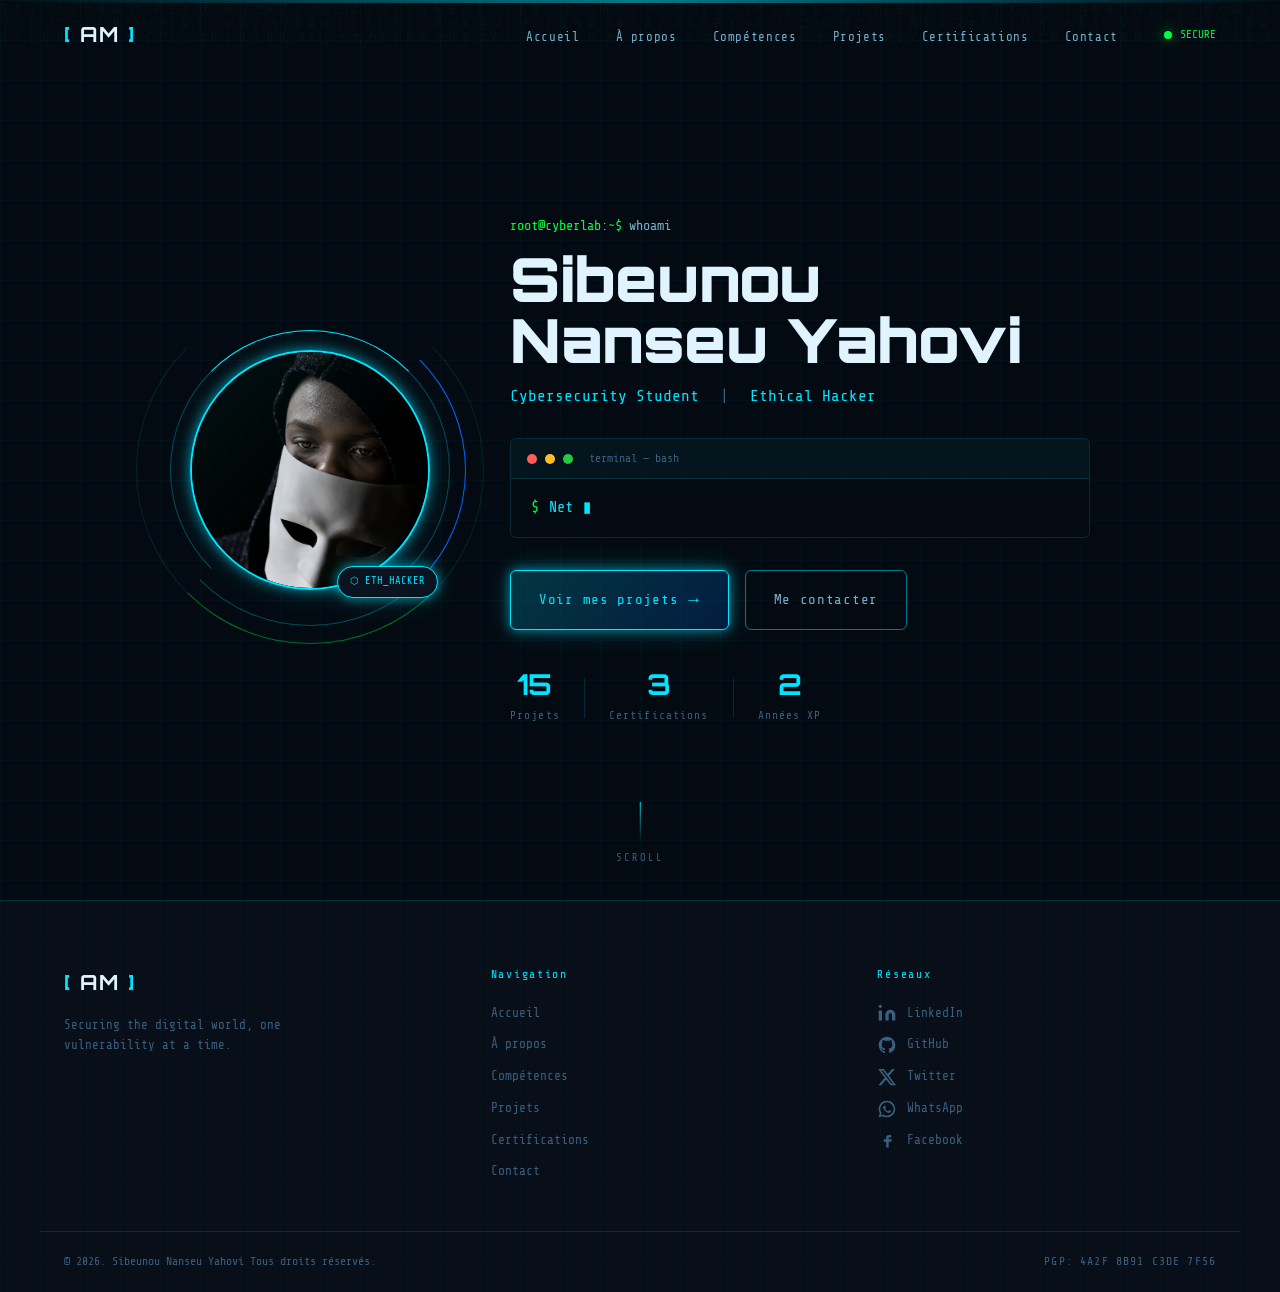
<file: index.html>
<!DOCTYPE html>
<html lang="fr">
<head>
  <meta charset="UTF-8" />
  <meta name="viewport" content="width=device-width, initial-scale=1.0" />
  <title>Sibeunou Yahovi — Cybersecurity Portfolio</title>
  <link rel="preconnect" href="https://fonts.googleapis.com" />
  <link rel="preconnect" href="https://fonts.gstatic.com" crossorigin />
  <link href="https://fonts.googleapis.com/css2?family=Share+Tech+Mono&family=Orbitron:wght@400;700;900&family=Exo+2:wght@300;400;600&display=swap" rel="stylesheet" />
  <link rel="stylesheet" href="style.css" />
</head>
<body>

  <!-- ═══════════════════════════════════════
       CANVAS — Matrix Rain Background
  ═══════════════════════════════════════ -->
  <canvas id="matrix-canvas"></canvas>

  <!-- ═══════════════════════════════════════
       NAVBAR
  ═══════════════════════════════════════ -->
  <nav id="navbar">
    <div class="nav-container">
      <div class="nav-logo">
        <span class="logo-bracket">[</span>
        <span class="logo-name">AM</span>
        <span class="logo-bracket">]</span>
      </div>
      <ul class="nav-links" id="nav-links">
        <li><a href="index.html" class="nav-link" data-text="Accueil">Accueil</a></li>
        <li><a href="apropos.html" class="nav-link" data-text="À propos">À propos</a></li>
        <li><a href="conpétences.html" class="nav-link" data-text="Compétences">Compétences</a></li>
        <li><a href="projets.html" class="nav-link" data-text="Projets">Projets</a></li>
        <li><a href="certification.html" class="nav-link" data-text="Certifications">Certifications</a></li>
        <li><a href="contact.html" class="nav-link" data-text="Contact">Contact</a></li>
      </ul>
      <div class="nav-status">
        <span class="status-dot"></span>
        <span class="status-text">SECURE</span>
      </div>
      <button class="hamburger" id="hamburger" aria-label="Menu">
        <span></span><span></span><span></span>
      </button>
    </div>
  </nav>

  <!-- ═══════════════════════════════════════
       HERO SECTION
  ═══════════════════════════════════════ -->
  <section id="hero">
    <div class="hero-grid-overlay"></div>
    <div class="hero-scanline"></div>

    <div class="hero-content">
      <!-- Photo -->
      <div class="hero-photo-wrapper">
        <div class="photo-ring ring-1"></div>
        <div class="photo-ring ring-2"></div>
        <div class="photo-ring ring-3"></div>
        <div class="photo-frame">
          <!-- Placeholder avatar — replace src with your actual photo -->
          <img
            src="photos.png"
            alt="Sibeunou"
            class="hero-photo"
          />
          <div class="photo-glitch"></div>
        </div>
        <div class="photo-badge">
          <span class="badge-icon">⬡</span>
          <span>ETH_HACKER</span>
        </div>
      </div>

      <!-- Text info -->
      <div class="hero-info">
        <div class="hero-pre">
          <span class="blink-cursor">root@cyberlab:~$</span>
          <span class="pre-text"> whoami</span>
        </div>
        <h1 class="hero-name glitch-text" data-text="Alex Mercer">Sibeunou Nanseu Yahovi</h1>
        <p class="hero-title">Cybersecurity Student <span class="sep">|</span> Ethical Hacker</p>

        <!-- Terminal animated text -->
        <div class="terminal-box">
          <div class="terminal-header">
            <span class="t-dot red"></span>
            <span class="t-dot yellow"></span>
            <span class="t-dot green"></span>
            <span class="t-title">terminal — bash</span>
          </div>
          <div class="terminal-body">
            <span class="t-prompt">$</span>
            <span id="typed-text" class="t-typed"></span>
            <span class="t-cursor">▮</span>
          </div>
        </div>

        <!-- CTA buttons -->
        <div class="hero-buttons">
          <a href="projets.html" class="btn btn-primary">
            <span class="btn-glitch">Voir mes projets</span>
            <i class="btn-arrow">→</i>
          </a>
          <a href="contact.html" class="btn btn-secondary">
            <span>Me contacter</span>
          </a>
        </div>

        <!-- Quick stats -->
        <div class="hero-stats">
          <div class="stat">
            <span class="stat-num" data-count="15">0</span>
            <span class="stat-label">Projets</span>
          </div>
          <div class="stat-divider"></div>
          <div class="stat">
            <span class="stat-num" data-count="3">0</span>
            <span class="stat-label">Certifications</span>
          </div>
          <div class="stat-divider"></div>
          <div class="stat">
            <span class="stat-num" data-count="2">0</span>
            <span class="stat-label">Années XP</span>
          </div>
        </div>
      </div>
    </div>

    <!-- Scroll indicator -->
    <div class="scroll-indicator">
      <div class="scroll-line"></div>
      <span>SCROLL</span>
    </div>
  </section>

  <!-- ═══════════════════════════════════════
       FOOTER
  ═══════════════════════════════════════ -->
  <footer id="footer">
    <div class="footer-grid-overlay"></div>
    <div class="container footer-container">

      <div class="footer-brand">
        <div class="nav-logo">
          <span class="logo-bracket">[</span>
          <span class="logo-name">AM</span>
          <span class="logo-bracket">]</span>
        </div>
        <p class="footer-tagline">Securing the digital world, one vulnerability at a time.</p>
      </div>

      <div class="footer-links-wrap">
        <div class="footer-nav">
          <span class="footer-nav-title">Navigation</span>
          <a href="index.html">Accueil</a>
          <a href="apropos.html">À propos</a>
          <a href="conpétences.html">Compétences</a>
          <a href="projets.html">Projets</a>
          <a href="certification.html">Certifications</a>
          <a href="contact.html">Contact</a>
        </div>

        <div class="footer-social-wrap">
          <span class="footer-nav-title">Réseaux</span>
          <div class="social-links">
            <!-- LinkedIn -->
            <a href="https://www.linkedin.com/in/yahovi-sibeunou-a6524a35a/" class="social-link" aria-label="LinkedIn">
              <svg viewBox="0 0 24 24" fill="currentColor" width="20"><path d="M16 8a6 6 0 016 6v7h-4v-7a2 2 0 00-2-2 2 2 0 00-2 2v7h-4v-7a6 6 0 016-6zM2 9h4v12H2z"/><circle cx="4" cy="4" r="2" fill="currentColor"/></svg>
              LinkedIn
            </a>
            <!-- GitHub -->
            <a href="https://github.com/yahovisibeunou" class="social-link" aria-label="GitHub">
              <svg viewBox="0 0 24 24" fill="currentColor" width="20"><path d="M12 2C6.477 2 2 6.484 2 12.017c0 4.425 2.865 8.18 6.839 9.504.5.092.682-.217.682-.483 0-.237-.008-.868-.013-1.703-2.782.605-3.369-1.343-3.369-1.343-.454-1.158-1.11-1.466-1.11-1.466-.908-.62.069-.608.069-.608 1.003.07 1.531 1.032 1.531 1.032.892 1.53 2.341 1.088 2.91.832.092-.647.35-1.088.636-1.338-2.22-.253-4.555-1.113-4.555-4.951 0-1.093.39-1.988 1.029-2.688-.103-.253-.446-1.272.098-2.65 0 0 .84-.27 2.75 1.026A9.564 9.564 0 0112 6.844c.85.004 1.705.115 2.504.337 1.909-1.296 2.747-1.027 2.747-1.027.546 1.379.202 2.398.1 2.651.64.7 1.028 1.595 1.028 2.688 0 3.848-2.339 4.695-4.566 4.943.359.309.678.92.678 1.855 0 1.338-.012 2.419-.012 2.747 0 .268.18.58.688.482A10.019 10.019 0 0022 12.017C22 6.484 17.522 2 12 2z"/></svg>
              GitHub
            </a>
            <!-- Twitter / X -->
            <a href="#" class="social-link" aria-label="Twitter">
              <svg viewBox="0 0 24 24" fill="currentColor" width="20"><path d="M18.244 2.25h3.308l-7.227 8.26 8.502 11.24H16.17l-5.214-6.817L4.99 21.75H1.68l7.73-8.835L1.254 2.25H8.08l4.713 6.231zm-1.161 17.52h1.833L7.084 4.126H5.117z"/></svg>
              Twitter
            </a>
            <!--whatsap-->
            <a href="#" class="social-link" aria-label="WhatsApp">
              <svg viewBox="0 0 24 24" fill="currentColor" width="20"><path d="M12 2a10 10 0 00-8.6 15.1L2 22l4.9-1.3A10 10 0 1012 2zm0 18a8 8 0 01-4.1-1.1l-.3-.2-3 .8.8-2.9-.2-.3A8 8 0 1112 20zm4.4-5.6c-.2-.1-1.4-.7-1.6-.8-.2-.1-.4-.1-.5.1-.2.2-.6.8-.8 1-.1.1-.3.2-.5.1-.2-.1-1-.4-1.9-1.2-.7-.6-1.2-1.4-1.3-1.6-.1-.2 0-.4.1-.5.1-.1.2-.3.4-.4.1-.1.2-.3.2-.4.1-.2 0-.3 0-.5s-.5-1.2-.7-1.7c-.2-.4-.4-.4-.5-.4h-.5c-.2 0-.4.1-.6.3-.2.2-.8.8-.8 1.9s.8 2.2 1 2.4c.1.2 1.6 2.5 4 3.4.6.2 1 .4 1.3.5.6.2 1.1.1 1.5-.1.5-.2 1.4-.6 1.6-1.1.2-.5.2-1 .1-1.1-.1-.1-.2-.2-.4-.3z"/></svg>
              WhatsApp
            </a>
            <!--Facebook-->
            <a href="https://www.facebook.com/yahovi.sibeunou" class="social-link" aria-label="Facebook"><svg viewBox="0 0 24 24" fill="currentColor" width="20"><path d="M14 9h3V6h-3c-1.7 0-3 1.3-3 3v2H8v3h3v7h3v-7h3l1-3h-4V9c0-.6.4-1 1-1z"/></svg>
              Facebook
            </a>
          </div>
        </div>
      </div>

    </div>

    <div class="footer-bottom">
      <span>© 2026. Sibeunou Nanseu Yahovi Tous droits réservés.</span>
      <span class="footer-pgp">PGP: 4A2F 8B91 C3DE 7F56</span>
    </div>
  </footer>

  <script src="script.js"></script>
</body>
</html>
</file>
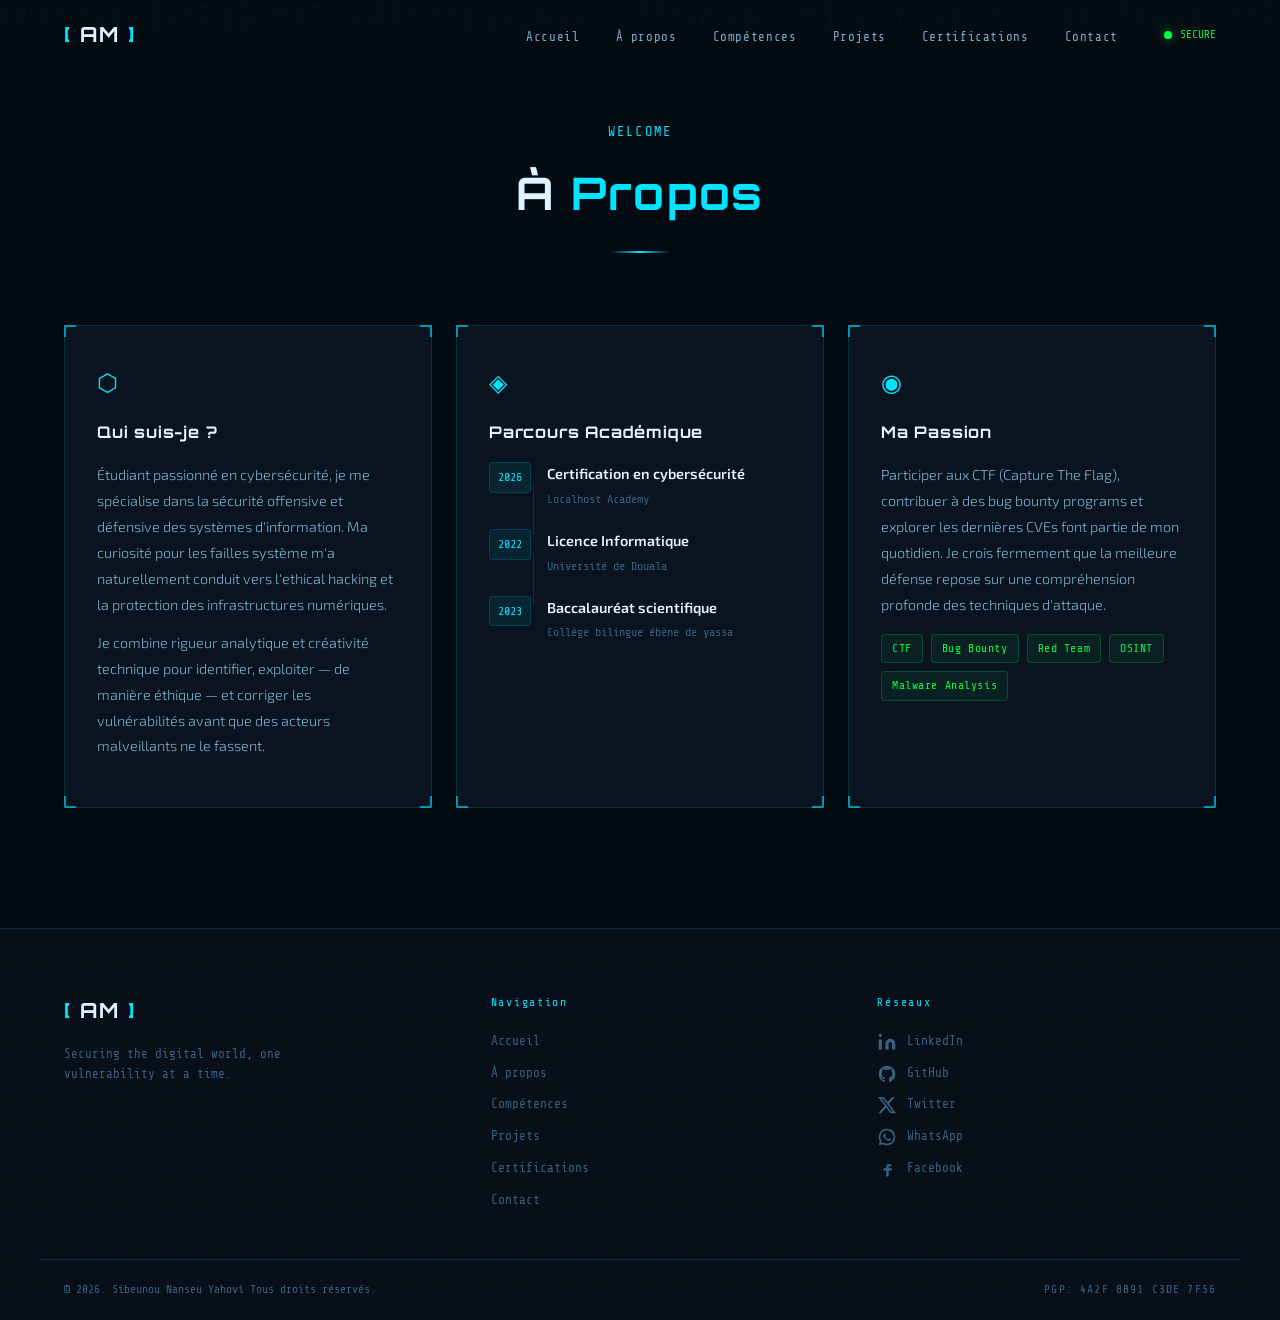
<file: apropos.html>
<!DOCTYPE html>
<html lang="en">
<head>
  <meta charset="UTF-8" />
  <meta name="viewport" content="width=device-width, initial-scale=1.0" />
  <title>Sibeunou Yahovi — Cybersecurity Portfolio</title>
  <link rel="preconnect" href="https://fonts.googleapis.com" />
  <link rel="preconnect" href="https://fonts.gstatic.com" crossorigin />
  <link href="https://fonts.googleapis.com/css2?family=Share+Tech+Mono&family=Orbitron:wght@400;700;900&family=Exo+2:wght@300;400;600&display=swap" rel="stylesheet" />
  <link rel="stylesheet" href="style.css" />
</head>
<body>
     <!-- ═══════════════════════════════════════
       CANVAS — Matrix Rain Background
  ═══════════════════════════════════════ -->
  <canvas id="matrix-canvas"></canvas>

  <!-- ═══════════════════════════════════════
       NAVBAR
  ═══════════════════════════════════════ -->
  <nav id="navbar">
    <div class="nav-container">
      <div class="nav-logo">
        <span class="logo-bracket">[</span>
        <span class="logo-name">AM</span>
        <span class="logo-bracket">]</span>
      </div>
      <ul class="nav-links" id="nav-links">
        <li><a href="index.html" class="nav-link" data-text="Accueil">Accueil</a></li>
        <li><a href="apropos.html" class="nav-link" data-text="À propos">À propos</a></li>
        <li><a href="conpétences.html" class="nav-link" data-text="Compétences">Compétences</a></li>
        <li><a href="projets.html" class="nav-link" data-text="Projets">Projets</a></li>
        <li><a href="certification.html" class="nav-link" data-text="Certifications">Certifications</a></li>
        <li><a href="contact.html" class="nav-link" data-text="Contact">Contact</a></li>
      </ul>
      <div class="nav-status">
        <span class="status-dot"></span>
        <span class="status-text">SECURE</span>
      </div>
      <button class="hamburger" id="hamburger" aria-label="Menu">
        <span></span><span></span><span></span>
      </button>
    </div>
  </nav>
  
  <!-- ═══════════════════════════════════════
       ABOUT SECTION
  ═══════════════════════════════════════ -->
  <section id="about" class="section">
    <div class="container">
      <div class="section-header">
        <span class="section-tag">WELCOME</span>
        <h2 class="section-title">À <span class="accent">Propos</span></h2>
        <div class="title-line"></div>
      </div>

      <div class="about-grid">
        <div class="about-card reveal">
          <div class="card-corner tl"></div>
          <div class="card-corner tr"></div>
          <div class="card-corner bl"></div>
          <div class="card-corner br"></div>
          <div class="about-icon">⬡</div>
          <h3>Qui suis-je ?</h3>
          <p>
            Étudiant passionné en cybersécurité, je me spécialise dans la sécurité offensive et défensive des systèmes d'information. Ma curiosité pour les failles système m'a naturellement conduit vers l'ethical hacking et la protection des infrastructures numériques.
          </p>
          <p>
            Je combine rigueur analytique et créativité technique pour identifier, exploiter — de manière éthique — et corriger les vulnérabilités avant que des acteurs malveillants ne le fassent.
          </p>
        </div>

        <div class="about-card reveal">
          <div class="card-corner tl"></div>
          <div class="card-corner tr"></div>
          <div class="card-corner bl"></div>
          <div class="card-corner br"></div>
          <div class="about-icon">◈</div>
          <h3>Parcours Académique</h3>
          <ul class="timeline">
            <li class="timeline-item">
              <span class="tl-year">2026</span>
              <div class="tl-content">
                <strong>Certification en cybersécurité</strong>
                <span>Localhost Academy</span>
              </div>
            </li>
            <li class="timeline-item">
              <span class="tl-year">2022</span>
              <div class="tl-content">
                <strong>Licence Informatique</strong>
                <span>Université de Douala</span>
              </div>
            </li>
            <li class="timeline-item">
              <span class="tl-year">2023</span>
              <div class="tl-content">
                <strong>Baccalauréat scientifique</strong>
                <span>Collège bilingue ébène de yassa</span>
              </div>
            </li>
          </ul>
        </div>

        <div class="about-card reveal">
          <div class="card-corner tl"></div>
          <div class="card-corner tr"></div>
          <div class="card-corner bl"></div>
          <div class="card-corner br"></div>
          <div class="about-icon">◉</div>
          <h3>Ma Passion</h3>
          <p>
            Participer aux CTF (Capture The Flag), contribuer à des bug bounty programs et explorer les dernières CVEs font partie de mon quotidien. Je crois fermement que la meilleure défense repose sur une compréhension profonde des techniques d'attaque.
          </p>
          <div class="passion-tags">
            <span class="tag">CTF</span>
            <span class="tag">Bug Bounty</span>
            <span class="tag">Red Team</span>
            <span class="tag">OSINT</span>
            <span class="tag">Malware Analysis</span>
          </div>
        </div>
      </div>
    </div>
  </section>
  
  <!-- ═══════════════════════════════════════
       FOOTER
  ═══════════════════════════════════════ -->
  <footer id="footer">
    <div class="footer-grid-overlay"></div>
    <div class="container footer-container">

      <div class="footer-brand">
        <div class="nav-logo">
          <span class="logo-bracket">[</span>
          <span class="logo-name">AM</span>
          <span class="logo-bracket">]</span>
        </div>
        <p class="footer-tagline">Securing the digital world, one vulnerability at a time.</p>
      </div>

      <div class="footer-links-wrap">
        <div class="footer-nav">
          <span class="footer-nav-title">Navigation</span>
          <a href="index.html">Accueil</a>
          <a href="apropos.html">À propos</a>
          <a href="conpétences.html">Compétences</a>
          <a href="projets.html">Projets</a>
          <a href="certification.html">Certifications</a>
          <a href="contact.html">Contact</a>
        </div>

        <div class="footer-social-wrap">
          <span class="footer-nav-title">Réseaux</span>
          <div class="social-links">
            <!-- LinkedIn -->
            <a href="https://www.linkedin.com/in/yahovi-sibeunou-a6524a35a/" class="social-link" aria-label="LinkedIn">
              <svg viewBox="0 0 24 24" fill="currentColor" width="20"><path d="M16 8a6 6 0 016 6v7h-4v-7a2 2 0 00-2-2 2 2 0 00-2 2v7h-4v-7a6 6 0 016-6zM2 9h4v12H2z"/><circle cx="4" cy="4" r="2" fill="currentColor"/></svg>
              LinkedIn
            </a>
            <!-- GitHub -->
            <a href="https://github.com/yahovisibeunou" class="social-link" aria-label="GitHub">
              <svg viewBox="0 0 24 24" fill="currentColor" width="20"><path d="M12 2C6.477 2 2 6.484 2 12.017c0 4.425 2.865 8.18 6.839 9.504.5.092.682-.217.682-.483 0-.237-.008-.868-.013-1.703-2.782.605-3.369-1.343-3.369-1.343-.454-1.158-1.11-1.466-1.11-1.466-.908-.62.069-.608.069-.608 1.003.07 1.531 1.032 1.531 1.032.892 1.53 2.341 1.088 2.91.832.092-.647.35-1.088.636-1.338-2.22-.253-4.555-1.113-4.555-4.951 0-1.093.39-1.988 1.029-2.688-.103-.253-.446-1.272.098-2.65 0 0 .84-.27 2.75 1.026A9.564 9.564 0 0112 6.844c.85.004 1.705.115 2.504.337 1.909-1.296 2.747-1.027 2.747-1.027.546 1.379.202 2.398.1 2.651.64.7 1.028 1.595 1.028 2.688 0 3.848-2.339 4.695-4.566 4.943.359.309.678.92.678 1.855 0 1.338-.012 2.419-.012 2.747 0 .268.18.58.688.482A10.019 10.019 0 0022 12.017C22 6.484 17.522 2 12 2z"/></svg>
              GitHub
            </a>
            <!-- Twitter / X -->
            <a href="#" class="social-link" aria-label="Twitter">
              <svg viewBox="0 0 24 24" fill="currentColor" width="20"><path d="M18.244 2.25h3.308l-7.227 8.26 8.502 11.24H16.17l-5.214-6.817L4.99 21.75H1.68l7.73-8.835L1.254 2.25H8.08l4.713 6.231zm-1.161 17.52h1.833L7.084 4.126H5.117z"/></svg>
              Twitter
            </a>
            <!--whatsap-->
            <a href="#" class="social-link" aria-label="WhatsApp">
              <svg viewBox="0 0 24 24" fill="currentColor" width="20"><path d="M12 2a10 10 0 00-8.6 15.1L2 22l4.9-1.3A10 10 0 1012 2zm0 18a8 8 0 01-4.1-1.1l-.3-.2-3 .8.8-2.9-.2-.3A8 8 0 1112 20zm4.4-5.6c-.2-.1-1.4-.7-1.6-.8-.2-.1-.4-.1-.5.1-.2.2-.6.8-.8 1-.1.1-.3.2-.5.1-.2-.1-1-.4-1.9-1.2-.7-.6-1.2-1.4-1.3-1.6-.1-.2 0-.4.1-.5.1-.1.2-.3.4-.4.1-.1.2-.3.2-.4.1-.2 0-.3 0-.5s-.5-1.2-.7-1.7c-.2-.4-.4-.4-.5-.4h-.5c-.2 0-.4.1-.6.3-.2.2-.8.8-.8 1.9s.8 2.2 1 2.4c.1.2 1.6 2.5 4 3.4.6.2 1 .4 1.3.5.6.2 1.1.1 1.5-.1.5-.2 1.4-.6 1.6-1.1.2-.5.2-1 .1-1.1-.1-.1-.2-.2-.4-.3z"/></svg>
              WhatsApp
            </a>
            <!--Facebook-->
            <a href="https://www.facebook.com/yahovi.sibeunou" class="social-link" aria-label="Facebook"><svg viewBox="0 0 24 24" fill="currentColor" width="20"><path d="M14 9h3V6h-3c-1.7 0-3 1.3-3 3v2H8v3h3v7h3v-7h3l1-3h-4V9c0-.6.4-1 1-1z"/></svg>
              Facebook
            </a>
          </div>
        </div>
      </div>

    </div>

    <div class="footer-bottom">
      <span>© 2026. Sibeunou Nanseu Yahovi Tous droits réservés.</span>
      <span class="footer-pgp">PGP: 4A2F 8B91 C3DE 7F56</span>
    </div>
  </footer>

  <script src="script.js"></script>
    
</body>
</html>
</file>
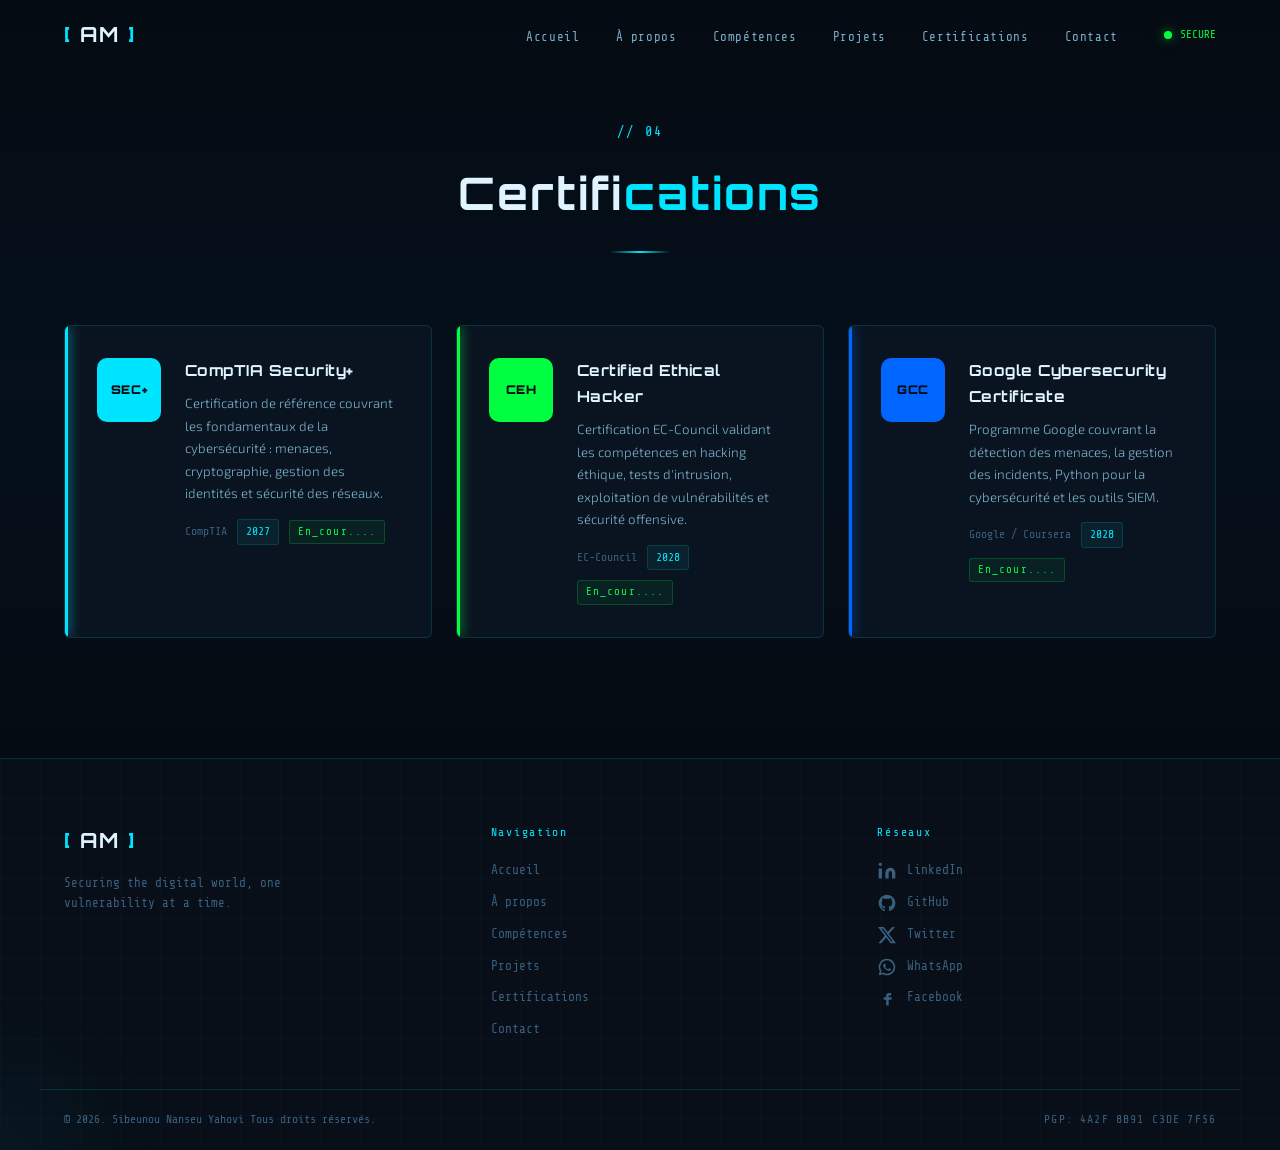
<file: certification.html>
<!DOCTYPE html>
<html lang="en">
<head>
  <meta charset="UTF-8" />
  <meta name="viewport" content="width=device-width, initial-scale=1.0" />
  <title>Sibeunou Yahovi — Cybersecurity Portfolio</title>
  <link rel="preconnect" href="https://fonts.googleapis.com" />
  <link rel="preconnect" href="https://fonts.gstatic.com" crossorigin />
  <link href="https://fonts.googleapis.com/css2?family=Share+Tech+Mono&family=Orbitron:wght@400;700;900&family=Exo+2:wght@300;400;600&display=swap" rel="stylesheet" />
  <link rel="stylesheet" href="style.css" />
</head>
<body>
     <!-- ═══════════════════════════════════════
       NAVBAR
  ═══════════════════════════════════════ -->
  <nav id="navbar">
    <div class="nav-container">
      <div class="nav-logo">
        <span class="logo-bracket">[</span>
        <span class="logo-name">AM</span>
        <span class="logo-bracket">]</span>
      </div>
      <ul class="nav-links" id="nav-links">
        <li><a href="index.html" class="nav-link" data-text="Accueil">Accueil</a></li>
        <li><a href="apropos.html" class="nav-link" data-text="À propos">À propos</a></li>
        <li><a href="conpétences.html" class="nav-link" data-text="Compétences">Compétences</a></li>
        <li><a href="projets.html" class="nav-link" data-text="Projets">Projets</a></li>
        <li><a href="certification.html" class="nav-link" data-text="Certifications">Certifications</a></li>
        <li><a href="contact.html" class="nav-link" data-text="Contact">Contact</a></li>
      </ul>
      <div class="nav-status">
        <span class="status-dot"></span>
        <span class="status-text">SECURE</span>
      </div>
      <button class="hamburger" id="hamburger" aria-label="Menu">
        <span></span><span></span><span></span>
      </button>
    </div>
  </nav>
     <!-- ═══════════════════════════════════════
       CERTIFICATIONS SECTION
  ═══════════════════════════════════════ -->
  <section id="certifications" class="section section-alt">
    <div class="container">
      <div class="section-header">
        <span class="section-tag">// 04</span>
        <h2 class="section-title">Certifi<span class="accent">cations</span></h2>
        <div class="title-line"></div>
      </div>

      <div class="certs-grid">

        <div class="cert-card reveal">
          <div class="cert-badge c1">
            <span class="cert-abbr">SEC+</span>
          </div>
          <div class="cert-info">
            <h3>CompTIA Security+</h3>
            <p>Certification de référence couvrant les fondamentaux de la cybersécurité : menaces, cryptographie, gestion des identités et sécurité des réseaux.</p>
            <div class="cert-footer">
              <span class="cert-issuer">CompTIA</span>
              <span class="cert-year">2027</span>
              <span class="cert-badge-status active">En_cour....</span>
            </div>
          </div>
        </div>

        <div class="cert-card reveal">
          <div class="cert-badge c2">
            <span class="cert-abbr">CEH</span>
          </div>
          <div class="cert-info">
            <h3>Certified Ethical Hacker</h3>
            <p>Certification EC-Council validant les compétences en hacking éthique, tests d'intrusion, exploitation de vulnérabilités et sécurité offensive.</p>
            <div class="cert-footer">
              <span class="cert-issuer">EC-Council</span>
              <span class="cert-year">2028</span>
              <span class="cert-badge-status active">En_cour....</span>
            </div>
          </div>
        </div>

        <div class="cert-card reveal">
          <div class="cert-badge c3">
            <span class="cert-abbr">GCC</span>
          </div>
          <div class="cert-info">
            <h3>Google Cybersecurity Certificate</h3>
            <p>Programme Google couvrant la détection des menaces, la gestion des incidents, Python pour la cybersécurité et les outils SIEM.</p>
            <div class="cert-footer">
              <span class="cert-issuer">Google / Coursera</span>
              <span class="cert-year">2028</span>
              <span class="cert-badge-status active">En_cour....</span>
            </div>
          </div>
        </div>

      </div>
    </div>
  </section>

  

  <!-- ═══════════════════════════════════════
       FOOTER
  ═══════════════════════════════════════ -->
  <footer id="footer">
    <div class="footer-grid-overlay"></div>
    <div class="container footer-container">

      <div class="footer-brand">
        <div class="nav-logo">
          <span class="logo-bracket">[</span>
          <span class="logo-name">AM</span>
          <span class="logo-bracket">]</span>
        </div>
        <p class="footer-tagline">Securing the digital world, one vulnerability at a time.</p>
      </div>

      <div class="footer-links-wrap">
        <div class="footer-nav">
          <span class="footer-nav-title">Navigation</span>
          <a href="index.html">Accueil</a>
          <a href="apropos.html">À propos</a>
          <a href="conpétences.html">Compétences</a>
          <a href="projets.html">Projets</a>
          <a href="certification.html">Certifications</a>
          <a href="contact.html">Contact</a>
        </div>

        <div class="footer-social-wrap">
          <span class="footer-nav-title">Réseaux</span>
          <div class="social-links">
            <!-- LinkedIn -->
            <a href="https://www.linkedin.com/in/yahovi-sibeunou-a6524a35a/" class="social-link" aria-label="LinkedIn">
              <svg viewBox="0 0 24 24" fill="currentColor" width="20"><path d="M16 8a6 6 0 016 6v7h-4v-7a2 2 0 00-2-2 2 2 0 00-2 2v7h-4v-7a6 6 0 016-6zM2 9h4v12H2z"/><circle cx="4" cy="4" r="2" fill="currentColor"/></svg>
              LinkedIn
            </a>
            <!-- GitHub -->
            <a href="https://github.com/yahovisibeunou" class="social-link" aria-label="GitHub">
              <svg viewBox="0 0 24 24" fill="currentColor" width="20"><path d="M12 2C6.477 2 2 6.484 2 12.017c0 4.425 2.865 8.18 6.839 9.504.5.092.682-.217.682-.483 0-.237-.008-.868-.013-1.703-2.782.605-3.369-1.343-3.369-1.343-.454-1.158-1.11-1.466-1.11-1.466-.908-.62.069-.608.069-.608 1.003.07 1.531 1.032 1.531 1.032.892 1.53 2.341 1.088 2.91.832.092-.647.35-1.088.636-1.338-2.22-.253-4.555-1.113-4.555-4.951 0-1.093.39-1.988 1.029-2.688-.103-.253-.446-1.272.098-2.65 0 0 .84-.27 2.75 1.026A9.564 9.564 0 0112 6.844c.85.004 1.705.115 2.504.337 1.909-1.296 2.747-1.027 2.747-1.027.546 1.379.202 2.398.1 2.651.64.7 1.028 1.595 1.028 2.688 0 3.848-2.339 4.695-4.566 4.943.359.309.678.92.678 1.855 0 1.338-.012 2.419-.012 2.747 0 .268.18.58.688.482A10.019 10.019 0 0022 12.017C22 6.484 17.522 2 12 2z"/></svg>
              GitHub
            </a>
            <!-- Twitter / X -->
            <a href="#" class="social-link" aria-label="Twitter">
              <svg viewBox="0 0 24 24" fill="currentColor" width="20"><path d="M18.244 2.25h3.308l-7.227 8.26 8.502 11.24H16.17l-5.214-6.817L4.99 21.75H1.68l7.73-8.835L1.254 2.25H8.08l4.713 6.231zm-1.161 17.52h1.833L7.084 4.126H5.117z"/></svg>
              Twitter
            </a>
            <!--whatsap-->
            <a href="#" class="social-link" aria-label="WhatsApp">
              <svg viewBox="0 0 24 24" fill="currentColor" width="20"><path d="M12 2a10 10 0 00-8.6 15.1L2 22l4.9-1.3A10 10 0 1012 2zm0 18a8 8 0 01-4.1-1.1l-.3-.2-3 .8.8-2.9-.2-.3A8 8 0 1112 20zm4.4-5.6c-.2-.1-1.4-.7-1.6-.8-.2-.1-.4-.1-.5.1-.2.2-.6.8-.8 1-.1.1-.3.2-.5.1-.2-.1-1-.4-1.9-1.2-.7-.6-1.2-1.4-1.3-1.6-.1-.2 0-.4.1-.5.1-.1.2-.3.4-.4.1-.1.2-.3.2-.4.1-.2 0-.3 0-.5s-.5-1.2-.7-1.7c-.2-.4-.4-.4-.5-.4h-.5c-.2 0-.4.1-.6.3-.2.2-.8.8-.8 1.9s.8 2.2 1 2.4c.1.2 1.6 2.5 4 3.4.6.2 1 .4 1.3.5.6.2 1.1.1 1.5-.1.5-.2 1.4-.6 1.6-1.1.2-.5.2-1 .1-1.1-.1-.1-.2-.2-.4-.3z"/></svg>
              WhatsApp
            </a>
            <!--Facebook-->
            <a href="https://www.facebook.com/yahovi.sibeunou" class="social-link" aria-label="Facebook"><svg viewBox="0 0 24 24" fill="currentColor" width="20"><path d="M14 9h3V6h-3c-1.7 0-3 1.3-3 3v2H8v3h3v7h3v-7h3l1-3h-4V9c0-.6.4-1 1-1z"/></svg>
              Facebook
            </a>
          </div>
        </div>
      </div>

    </div>

    <div class="footer-bottom">
      <span>© 2026. Sibeunou Nanseu Yahovi Tous droits réservés.</span>
      <span class="footer-pgp">PGP: 4A2F 8B91 C3DE 7F56</span>
    </div>
  </footer>

  <script src="script.js"></script>
    
</body>
</html>
</file>
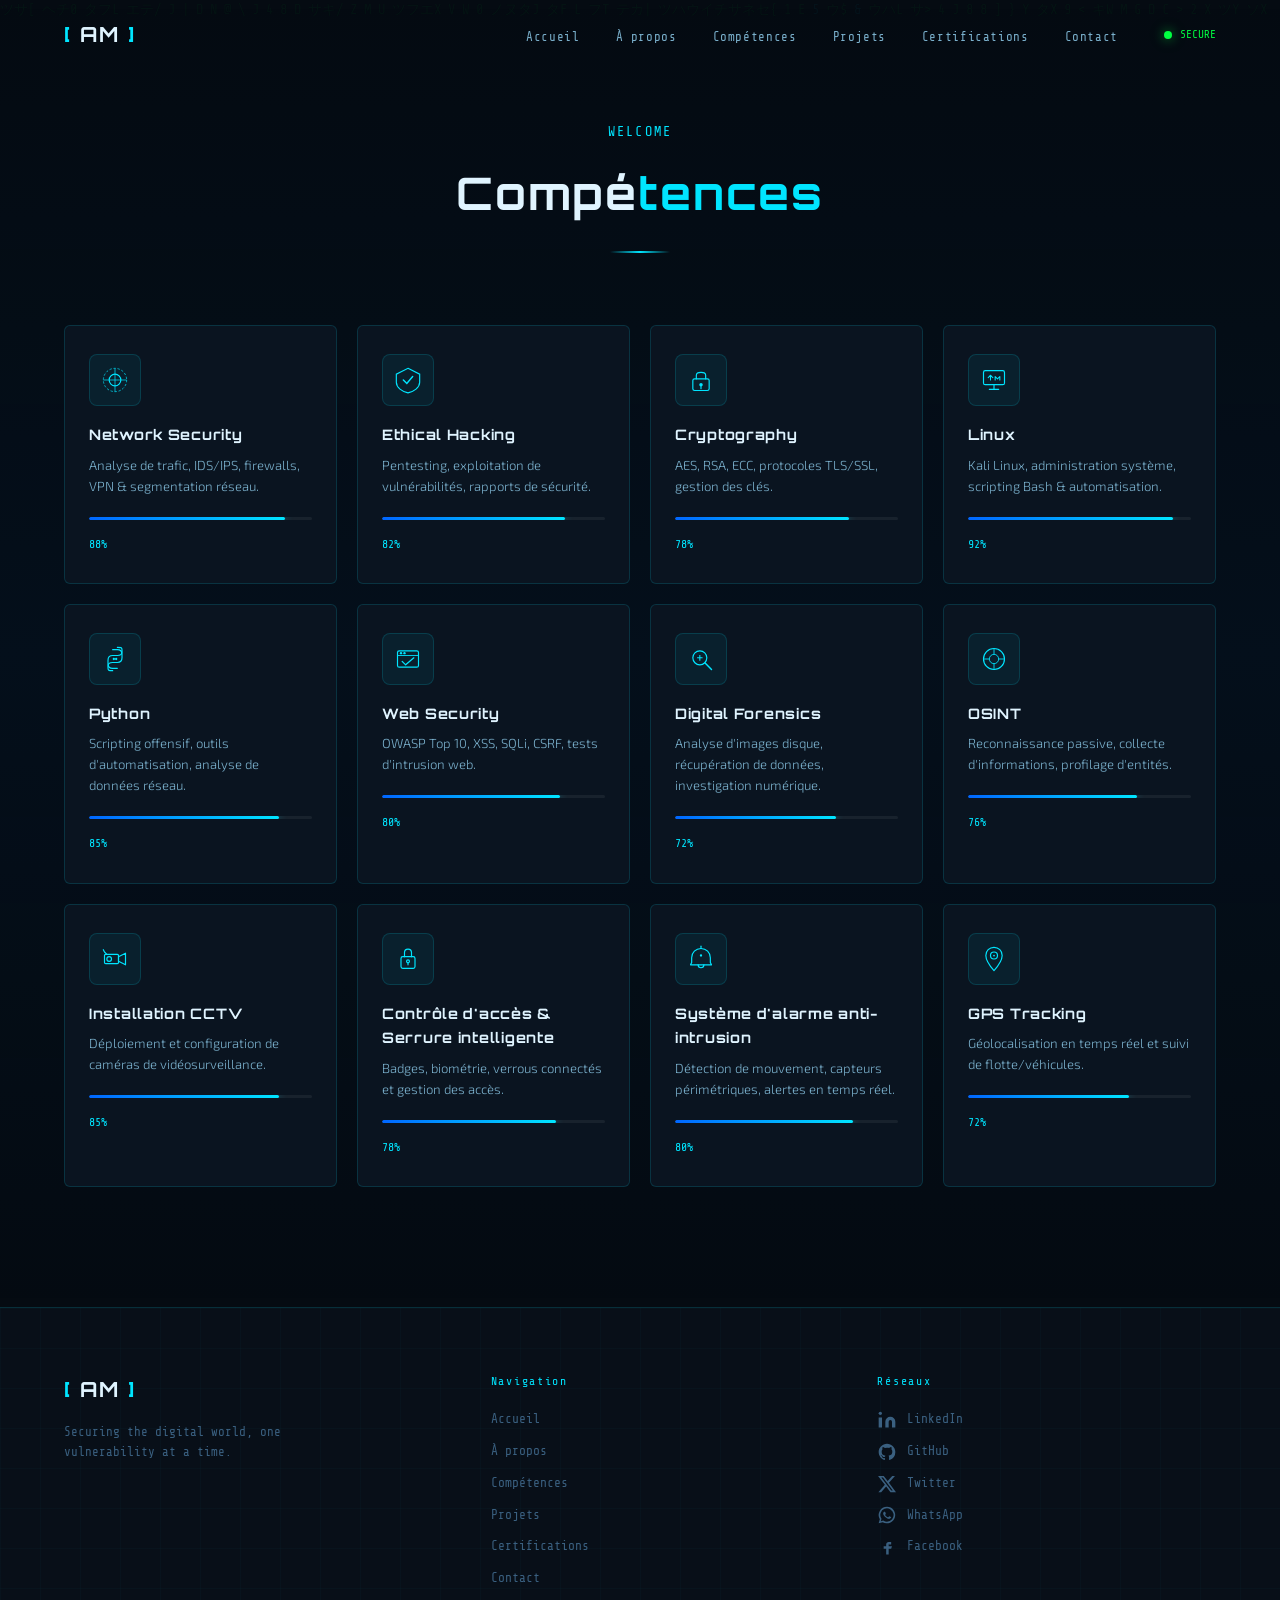
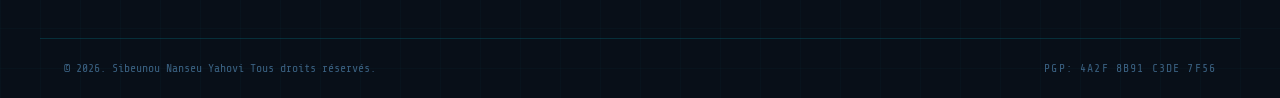
<file: conpétences.html>
<!DOCTYPE html>
<html lang="en">
<head>
 <meta charset="UTF-8" />
  <meta name="viewport" content="width=device-width, initial-scale=1.0" />
  <title>Sibeunou Yahovi — Cybersecurity Portfolio</title>
  <link rel="preconnect" href="https://fonts.googleapis.com" />
  <link rel="preconnect" href="https://fonts.gstatic.com" crossorigin />
  <link href="https://fonts.googleapis.com/css2?family=Share+Tech+Mono&family=Orbitron:wght@400;700;900&family=Exo+2:wght@300;400;600&display=swap" rel="stylesheet" />
  <link rel="stylesheet" href="style.css" />
</head>
<body>
     <!-- ═══════════════════════════════════════
       CANVAS — Matrix Rain Background
  ═══════════════════════════════════════ -->
  <canvas id="matrix-canvas"></canvas>

  <!-- ═══════════════════════════════════════
       NAVBAR
  ═══════════════════════════════════════ -->
  <nav id="navbar">
    <div class="nav-container">
      <div class="nav-logo">
        <span class="logo-bracket">[</span>
        <span class="logo-name">AM</span>
        <span class="logo-bracket">]</span>
      </div>
      <ul class="nav-links" id="nav-links">
        <li><a href="index.html" class="nav-link" data-text="Accueil">Accueil</a></li>
        <li><a href="apropos.html" class="nav-link" data-text="À propos">À propos</a></li>
        <li><a href="conpétences.html" class="nav-link" data-text="Compétences">Compétences</a></li>
        <li><a href="projets.html" class="nav-link" data-text="Projets">Projets</a></li>
        <li><a href="certification.html" class="nav-link" data-text="Certifications">Certifications</a></li>
        <li><a href="contact.html" class="nav-link" data-text="Contact">Contact</a></li>
      </ul>
      <div class="nav-status">
        <span class="status-dot"></span>
        <span class="status-text">SECURE</span>
      </div>
      <button class="hamburger" id="hamburger" aria-label="Menu">
        <span></span><span></span><span></span>
      </button>
    </div>
  </nav>
   <!-- ═══════════════════════════════════════
       SKILLS SECTION
  ═══════════════════════════════════════ -->
  <section id="skills" class="section section-alt">
    <div class="container">
      <div class="section-header">
        <span class="section-tag">WELCOME</span>
        <h2 class="section-title">Compé<span class="accent">tences</span></h2>
        <div class="title-line"></div>
      </div>

      <div class="skills-grid">

        <!-- Network Security -->
        <div class="skill-card reveal">
          <div class="skill-glow"></div>
          <div class="skill-icon-wrap">
            <svg class="skill-svg" viewBox="0 0 48 48" fill="none" xmlns="http://www.w3.org/2000/svg">
              <circle cx="24" cy="24" r="10" stroke="currentColor" stroke-width="2"/>
              <circle cx="24" cy="24" r="20" stroke="currentColor" stroke-width="1.2" stroke-dasharray="4 3"/>
              <line x1="4" y1="24" x2="44" y2="24" stroke="currentColor" stroke-width="1.2"/>
              <line x1="24" y1="4" x2="24" y2="44" stroke="currentColor" stroke-width="1.2"/>
            </svg>
          </div>
          <h3 class="skill-name">Network Security</h3>
          <p class="skill-desc">Analyse de trafic, IDS/IPS, firewalls, VPN & segmentation réseau.</p>
          <div class="skill-bar"><div class="skill-fill" data-width="88%"></div></div>
          <span class="skill-pct">88%</span>
        </div>

        <!-- Ethical Hacking -->
        <div class="skill-card reveal">
          <div class="skill-glow"></div>
          <div class="skill-icon-wrap">
            <svg class="skill-svg" viewBox="0 0 48 48" fill="none" xmlns="http://www.w3.org/2000/svg">
              <path d="M24 4 L44 14 L44 28 C44 37 34 44 24 46 C14 44 4 37 4 28 L4 14 Z" stroke="currentColor" stroke-width="2" fill="none"/>
              <path d="M16 24 L22 30 L32 18" stroke="currentColor" stroke-width="2.5" stroke-linecap="round"/>
            </svg>
          </div>
          <h3 class="skill-name">Ethical Hacking</h3>
          <p class="skill-desc">Pentesting, exploitation de vulnérabilités, rapports de sécurité.</p>
          <div class="skill-bar"><div class="skill-fill" data-width="82%"></div></div>
          <span class="skill-pct">82%</span>
        </div>

        <!-- Cryptography -->
        <div class="skill-card reveal">
          <div class="skill-glow"></div>
          <div class="skill-icon-wrap">
            <svg class="skill-svg" viewBox="0 0 48 48" fill="none" xmlns="http://www.w3.org/2000/svg">
              <rect x="10" y="22" width="28" height="20" rx="3" stroke="currentColor" stroke-width="2"/>
              <path d="M16 22 V16 C16 9.4 32 9.4 32 16 V22" stroke="currentColor" stroke-width="2" stroke-linecap="round"/>
              <circle cx="24" cy="32" r="3" fill="currentColor"/>
              <line x1="24" y1="35" x2="24" y2="39" stroke="currentColor" stroke-width="2" stroke-linecap="round"/>
            </svg>
          </div>
          <h3 class="skill-name">Cryptography</h3>
          <p class="skill-desc">AES, RSA, ECC, protocoles TLS/SSL, gestion des clés.</p>
          <div class="skill-bar"><div class="skill-fill" data-width="78%"></div></div>
          <span class="skill-pct">78%</span>
        </div>

        <!-- Linux -->
        <div class="skill-card reveal">
          <div class="skill-glow"></div>
          <div class="skill-icon-wrap">
            <svg class="skill-svg" viewBox="0 0 48 48" fill="none" xmlns="http://www.w3.org/2000/svg">
              <rect x="6" y="8" width="36" height="24" rx="3" stroke="currentColor" stroke-width="2"/>
              <line x1="16" y1="40" x2="32" y2="40" stroke="currentColor" stroke-width="2" stroke-linecap="round"/>
              <line x1="24" y1="32" x2="24" y2="40" stroke="currentColor" stroke-width="2"/>
              <path d="M14 20 L18 16 L22 20" stroke="currentColor" stroke-width="1.8" stroke-linecap="round" stroke-linejoin="round"/>
              <line x1="18" y1="16" x2="18" y2="24" stroke="currentColor" stroke-width="1.8" stroke-linecap="round"/>
              <path d="M26 24 V18 L30 22 L34 18 V24" stroke="currentColor" stroke-width="1.8" stroke-linecap="round" stroke-linejoin="round"/>
            </svg>
          </div>
          <h3 class="skill-name">Linux</h3>
          <p class="skill-desc">Kali Linux, administration système, scripting Bash & automatisation.</p>
          <div class="skill-bar"><div class="skill-fill" data-width="92%"></div></div>
          <span class="skill-pct">92%</span>
        </div>

        <!-- Python -->
        <div class="skill-card reveal">
          <div class="skill-glow"></div>
          <div class="skill-icon-wrap">
            <svg class="skill-svg" viewBox="0 0 48 48" fill="none" xmlns="http://www.w3.org/2000/svg">
              <path d="M20 8 H28 C34 8 36 10 36 16 V22 C36 28 34 30 28 30 H20 C14 30 12 32 12 36 V40 C12 44 14 44 20 44" stroke="currentColor" stroke-width="2" stroke-linecap="round" fill="none"/>
              <path d="M28 40 H20 C14 40 12 38 12 32 V26 C12 20 14 18 20 18 H28 C34 18 36 16 36 12 V8 C36 4 34 4 28 4" stroke="currentColor" stroke-width="2" stroke-linecap="round" fill="none"/>
              <circle cx="22" cy="24" r="2" fill="currentColor"/>
              <circle cx="26" cy="24" r="2" fill="currentColor"/>
            </svg>
          </div>
          <h3 class="skill-name">Python</h3>
          <p class="skill-desc">Scripting offensif, outils d'automatisation, analyse de données réseau.</p>
          <div class="skill-bar"><div class="skill-fill" data-width="85%"></div></div>
          <span class="skill-pct">85%</span>
        </div>

        <!-- Web Security -->
        <div class="skill-card reveal">
          <div class="skill-glow"></div>
          <div class="skill-icon-wrap">
            <svg class="skill-svg" viewBox="0 0 48 48" fill="none" xmlns="http://www.w3.org/2000/svg">
              <rect x="6" y="10" width="36" height="28" rx="3" stroke="currentColor" stroke-width="2"/>
              <line x1="6" y1="18" x2="42" y2="18" stroke="currentColor" stroke-width="1.5"/>
              <circle cx="12" cy="14" r="2" fill="currentColor"/>
              <circle cx="18" cy="14" r="2" fill="currentColor"/>
              <path d="M14 28 L20 34 L34 22" stroke="currentColor" stroke-width="2.2" stroke-linecap="round" stroke-linejoin="round"/>
            </svg>
          </div>
          <h3 class="skill-name">Web Security</h3>
          <p class="skill-desc">OWASP Top 10, XSS, SQLi, CSRF, tests d'intrusion web.</p>
          <div class="skill-bar"><div class="skill-fill" data-width="80%"></div></div>
          <span class="skill-pct">80%</span>
        </div>

        <!-- Digital Forensics -->
        <div class="skill-card reveal">
          <div class="skill-glow"></div>
          <div class="skill-icon-wrap">
            <svg class="skill-svg" viewBox="0 0 48 48" fill="none" xmlns="http://www.w3.org/2000/svg">
              <circle cx="22" cy="22" r="12" stroke="currentColor" stroke-width="2"/>
              <line x1="31" y1="31" x2="42" y2="42" stroke="currentColor" stroke-width="2.5" stroke-linecap="round"/>
              <line x1="18" y1="22" x2="26" y2="22" stroke="currentColor" stroke-width="1.8" stroke-linecap="round"/>
              <line x1="22" y1="18" x2="22" y2="26" stroke="currentColor" stroke-width="1.8" stroke-linecap="round"/>
            </svg>
          </div>
          <h3 class="skill-name">Digital Forensics</h3>
          <p class="skill-desc">Analyse d'images disque, récupération de données, investigation numérique.</p>
          <div class="skill-bar"><div class="skill-fill" data-width="72%"></div></div>
          <span class="skill-pct">72%</span>
        </div>

        <!-- OSINT -->
        <div class="skill-card reveal">
          <div class="skill-glow"></div>
          <div class="skill-icon-wrap">
            <svg class="skill-svg" viewBox="0 0 48 48" fill="none" xmlns="http://www.w3.org/2000/svg">
              <circle cx="24" cy="24" r="18" stroke="currentColor" stroke-width="2"/>
              <circle cx="24" cy="24" r="8" stroke="currentColor" stroke-width="1.5"/>
              <line x1="6" y1="24" x2="16" y2="24" stroke="currentColor" stroke-width="1.5"/>
              <line x1="32" y1="24" x2="42" y2="24" stroke="currentColor" stroke-width="1.5"/>
              <line x1="24" y1="6" x2="24" y2="16" stroke="currentColor" stroke-width="1.5"/>
              <line x1="24" y1="32" x2="24" y2="42" stroke="currentColor" stroke-width="1.5"/>
            </svg>
          </div>
          <h3 class="skill-name">OSINT</h3>
          <p class="skill-desc">Reconnaissance passive, collecte d'informations, profilage d'entités.</p>
          <div class="skill-bar"><div class="skill-fill" data-width="76%"></div></div>
          <span class="skill-pct">76%</span>
        </div>
         <!-- Installation Caméras CCTV -->
        <div class="skill-card reveal">
         <div class="skill-glow"></div>
         <div class="skill-icon-wrap">
           <svg class="skill-svg" viewBox="0 0 48 48" fill="none" xmlns="http://www.w3.org/2000/svg">
            <rect x="6" y="16" width="24" height="16" rx="2" stroke="currentColor" stroke-width="2"/>
            <path d="M30 20 L42 14 L42 34 L30 28 Z" stroke="currentColor" stroke-width="2" stroke-linejoin="round"/>
            <circle cx="14" cy="24" r="4" stroke="currentColor" stroke-width="2"/>
            <path d="M6 12 L10 16 M6 12 L4 8" stroke="currentColor" stroke-width="2" stroke-linecap="round"/>
           </svg>
         </div>
         <h3 class="skill-name">Installation CCTV</h3>
         <p class="skill-desc">Déploiement et configuration de caméras de vidéosurveillance.</p>
         <div class="skill-bar"><div class="skill-fill" data-width="85%"></div></div>
         <span class="skill-pct">85%</span>
        </div>

          <!-- Contrôle d'accès & Serrure intelligente -->
        <div class="skill-card reveal">
         <div class="skill-glow"></div>
         <div class="skill-icon-wrap">
           <svg class="skill-svg" viewBox="0 0 48 48" fill="none" xmlns="http://www.w3.org/2000/svg">
             <rect x="12" y="20" width="24" height="20" rx="3" stroke="currentColor" stroke-width="2"/>
             <path d="M18 20 L18 13 a6 6 0 0112 0 L30 20" stroke="currentColor" stroke-width="2" stroke-linecap="round"/>
             <circle cx="24" cy="28" r="2.5" stroke="currentColor" stroke-width="2"/>
             <path d="M24 30.5 L24 34" stroke="currentColor" stroke-width="2" stroke-linecap="round"/>
           </svg>
         </div>
         <h3 class="skill-name">Contrôle d'accès & Serrure intelligente</h3>
         <p class="skill-desc">Badges, biométrie, verrous connectés et gestion des accès.</p>
         <div class="skill-bar"><div class="skill-fill" data-width="78%"></div></div>
         <span class="skill-pct">78%</span>
        </div>

          <!-- Système d'alarme anti-intrusion -->
        <div class="skill-card reveal">
          <div class="skill-glow"></div>
          <div class="skill-icon-wrap">
            <svg class="skill-svg" viewBox="0 0 48 48" fill="none" xmlns="http://www.w3.org/2000/svg">
              <path d="M24 6 C15 6 8 13 8 22 L8 30 L6 34 L42 34 L40 30 L40 22 C40 13 33 6 24 6 Z" stroke="currentColor" stroke-width="2" stroke-linejoin="round"/>
              <path d="M19 34 a5 5 0 0010 0" stroke="currentColor" stroke-width="2" stroke-linecap="round"/>
              <path d="M24 2 L24 6" stroke="currentColor" stroke-width="2" stroke-linecap="round"/>
              <circle cx="24" cy="18" r="2" fill="currentColor"/>
            </svg>
          </div>
          <h3 class="skill-name">Système d'alarme anti-intrusion</h3>
          <p class="skill-desc">Détection de mouvement, capteurs périmétriques, alertes en temps réel.</p>
          <div class="skill-bar"><div class="skill-fill" data-width="80%"></div></div>
          <span class="skill-pct">80%</span>
        </div>

          <!-- GPS Tracking -->
        <div class="skill-card reveal">
         <div class="skill-glow"></div>
         <div class="skill-icon-wrap">
           <svg class="skill-svg" viewBox="0 0 48 48" fill="none" xmlns="http://www.w3.org/2000/svg">
            <path d="M24 4 C16 4 10 10 10 18 C10 28 24 44 24 44 C24 44 38 28 38 18 C38 10 32 4 24 4 Z" stroke="currentColor" stroke-width="2" stroke-linejoin="round"/>
            <circle cx="24" cy="18" r="6" stroke="currentColor" stroke-width="2"/>
            <circle cx="24" cy="18" r="1.5" fill="currentColor"/>
           </svg>
         </div>
         <h3 class="skill-name">GPS Tracking</h3>
         <p class="skill-desc">Géolocalisation en temps réel et suivi de flotte/véhicules.</p>
         <div class="skill-bar"><div class="skill-fill" data-width="72%"></div></div>
         <span class="skill-pct">72%</span>
        </div>

      </div>
    </div>
  </section>
 
    <!-- ═══════════════════════════════════════
       FOOTER
  ═══════════════════════════════════════ -->
  <footer id="footer">
    <div class="footer-grid-overlay"></div>
    <div class="container footer-container">

      <div class="footer-brand">
        <div class="nav-logo">
          <span class="logo-bracket">[</span>
          <span class="logo-name">AM</span>
          <span class="logo-bracket">]</span>
        </div>
        <p class="footer-tagline">Securing the digital world, one vulnerability at a time.</p>
      </div>

      <div class="footer-links-wrap">
        <div class="footer-nav">
          <span class="footer-nav-title">Navigation</span>
          <a href="index.html">Accueil</a>
          <a href="apropos.html">À propos</a>
          <a href="conpétences.html">Compétences</a>
          <a href="projets.html">Projets</a>
          <a href="certification.html">Certifications</a>
          <a href="contact.html">Contact</a>
        </div>

        <div class="footer-social-wrap">
          <span class="footer-nav-title">Réseaux</span>
          <div class="social-links">
            <!-- LinkedIn -->
            <a href="https://www.linkedin.com/in/yahovi-sibeunou-a6524a35a/" class="social-link" aria-label="LinkedIn">
              <svg viewBox="0 0 24 24" fill="currentColor" width="20"><path d="M16 8a6 6 0 016 6v7h-4v-7a2 2 0 00-2-2 2 2 0 00-2 2v7h-4v-7a6 6 0 016-6zM2 9h4v12H2z"/><circle cx="4" cy="4" r="2" fill="currentColor"/></svg>
              LinkedIn
            </a>
            <!-- GitHub -->
            <a href="https://github.com/yahovisibeunou" class="social-link" aria-label="GitHub">
              <svg viewBox="0 0 24 24" fill="currentColor" width="20"><path d="M12 2C6.477 2 2 6.484 2 12.017c0 4.425 2.865 8.18 6.839 9.504.5.092.682-.217.682-.483 0-.237-.008-.868-.013-1.703-2.782.605-3.369-1.343-3.369-1.343-.454-1.158-1.11-1.466-1.11-1.466-.908-.62.069-.608.069-.608 1.003.07 1.531 1.032 1.531 1.032.892 1.53 2.341 1.088 2.91.832.092-.647.35-1.088.636-1.338-2.22-.253-4.555-1.113-4.555-4.951 0-1.093.39-1.988 1.029-2.688-.103-.253-.446-1.272.098-2.65 0 0 .84-.27 2.75 1.026A9.564 9.564 0 0112 6.844c.85.004 1.705.115 2.504.337 1.909-1.296 2.747-1.027 2.747-1.027.546 1.379.202 2.398.1 2.651.64.7 1.028 1.595 1.028 2.688 0 3.848-2.339 4.695-4.566 4.943.359.309.678.92.678 1.855 0 1.338-.012 2.419-.012 2.747 0 .268.18.58.688.482A10.019 10.019 0 0022 12.017C22 6.484 17.522 2 12 2z"/></svg>
              GitHub
            </a>
            <!-- Twitter / X -->
            <a href="#" class="social-link" aria-label="Twitter">
              <svg viewBox="0 0 24 24" fill="currentColor" width="20"><path d="M18.244 2.25h3.308l-7.227 8.26 8.502 11.24H16.17l-5.214-6.817L4.99 21.75H1.68l7.73-8.835L1.254 2.25H8.08l4.713 6.231zm-1.161 17.52h1.833L7.084 4.126H5.117z"/></svg>
              Twitter
            </a>
            <!--whatsap-->
            <a href="#" class="social-link" aria-label="WhatsApp">
              <svg viewBox="0 0 24 24" fill="currentColor" width="20"><path d="M12 2a10 10 0 00-8.6 15.1L2 22l4.9-1.3A10 10 0 1012 2zm0 18a8 8 0 01-4.1-1.1l-.3-.2-3 .8.8-2.9-.2-.3A8 8 0 1112 20zm4.4-5.6c-.2-.1-1.4-.7-1.6-.8-.2-.1-.4-.1-.5.1-.2.2-.6.8-.8 1-.1.1-.3.2-.5.1-.2-.1-1-.4-1.9-1.2-.7-.6-1.2-1.4-1.3-1.6-.1-.2 0-.4.1-.5.1-.1.2-.3.4-.4.1-.1.2-.3.2-.4.1-.2 0-.3 0-.5s-.5-1.2-.7-1.7c-.2-.4-.4-.4-.5-.4h-.5c-.2 0-.4.1-.6.3-.2.2-.8.8-.8 1.9s.8 2.2 1 2.4c.1.2 1.6 2.5 4 3.4.6.2 1 .4 1.3.5.6.2 1.1.1 1.5-.1.5-.2 1.4-.6 1.6-1.1.2-.5.2-1 .1-1.1-.1-.1-.2-.2-.4-.3z"/></svg>
              WhatsApp
            </a>
            <!--Facebook-->
            <a href="https://www.facebook.com/yahovi.sibeunou" class="social-link" aria-label="Facebook"><svg viewBox="0 0 24 24" fill="currentColor" width="20"><path d="M14 9h3V6h-3c-1.7 0-3 1.3-3 3v2H8v3h3v7h3v-7h3l1-3h-4V9c0-.6.4-1 1-1z"/></svg>
              Facebook
            </a>
          </div>
        </div>
      </div>

    </div>

    <div class="footer-bottom">
      <span>© 2026. Sibeunou Nanseu Yahovi Tous droits réservés.</span>
      <span class="footer-pgp">PGP: 4A2F 8B91 C3DE 7F56</span>
    </div>
  </footer>

  <script src="script.js"></script>
    
</body>
</html>
</file>
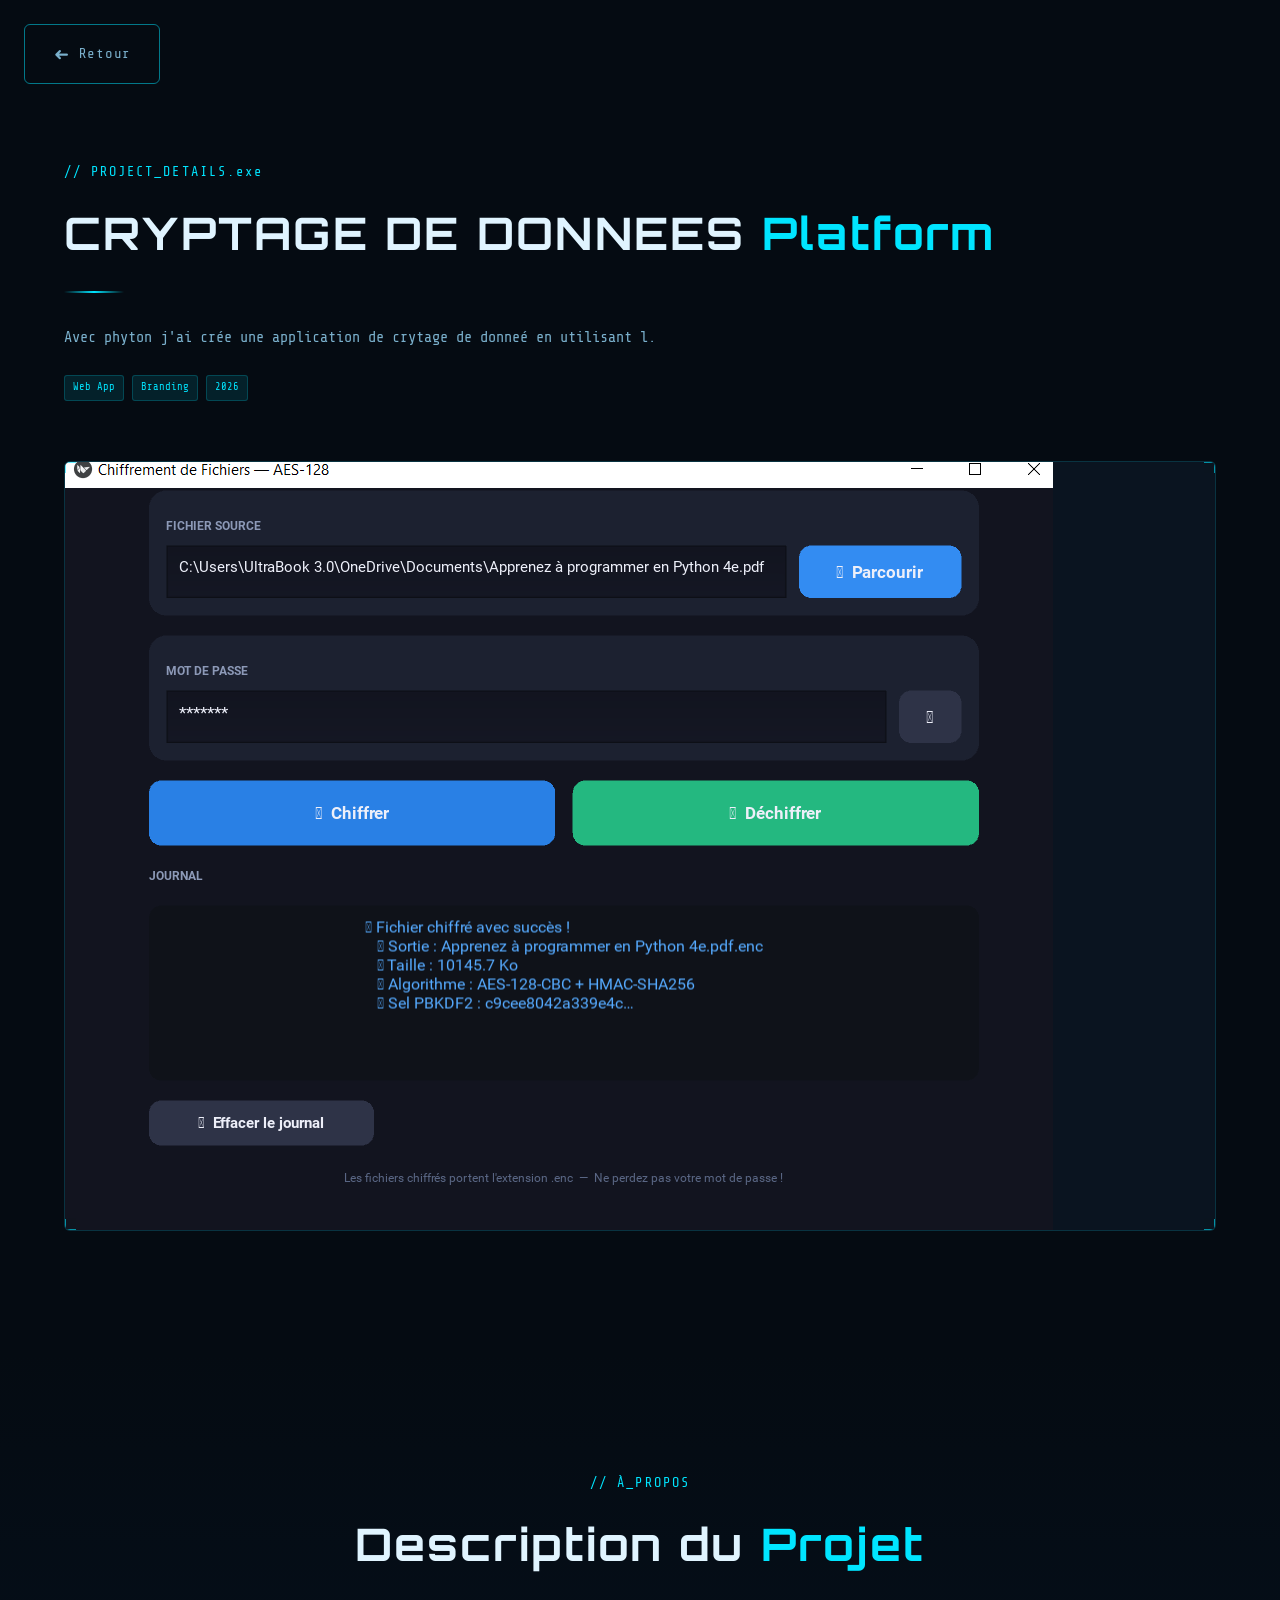
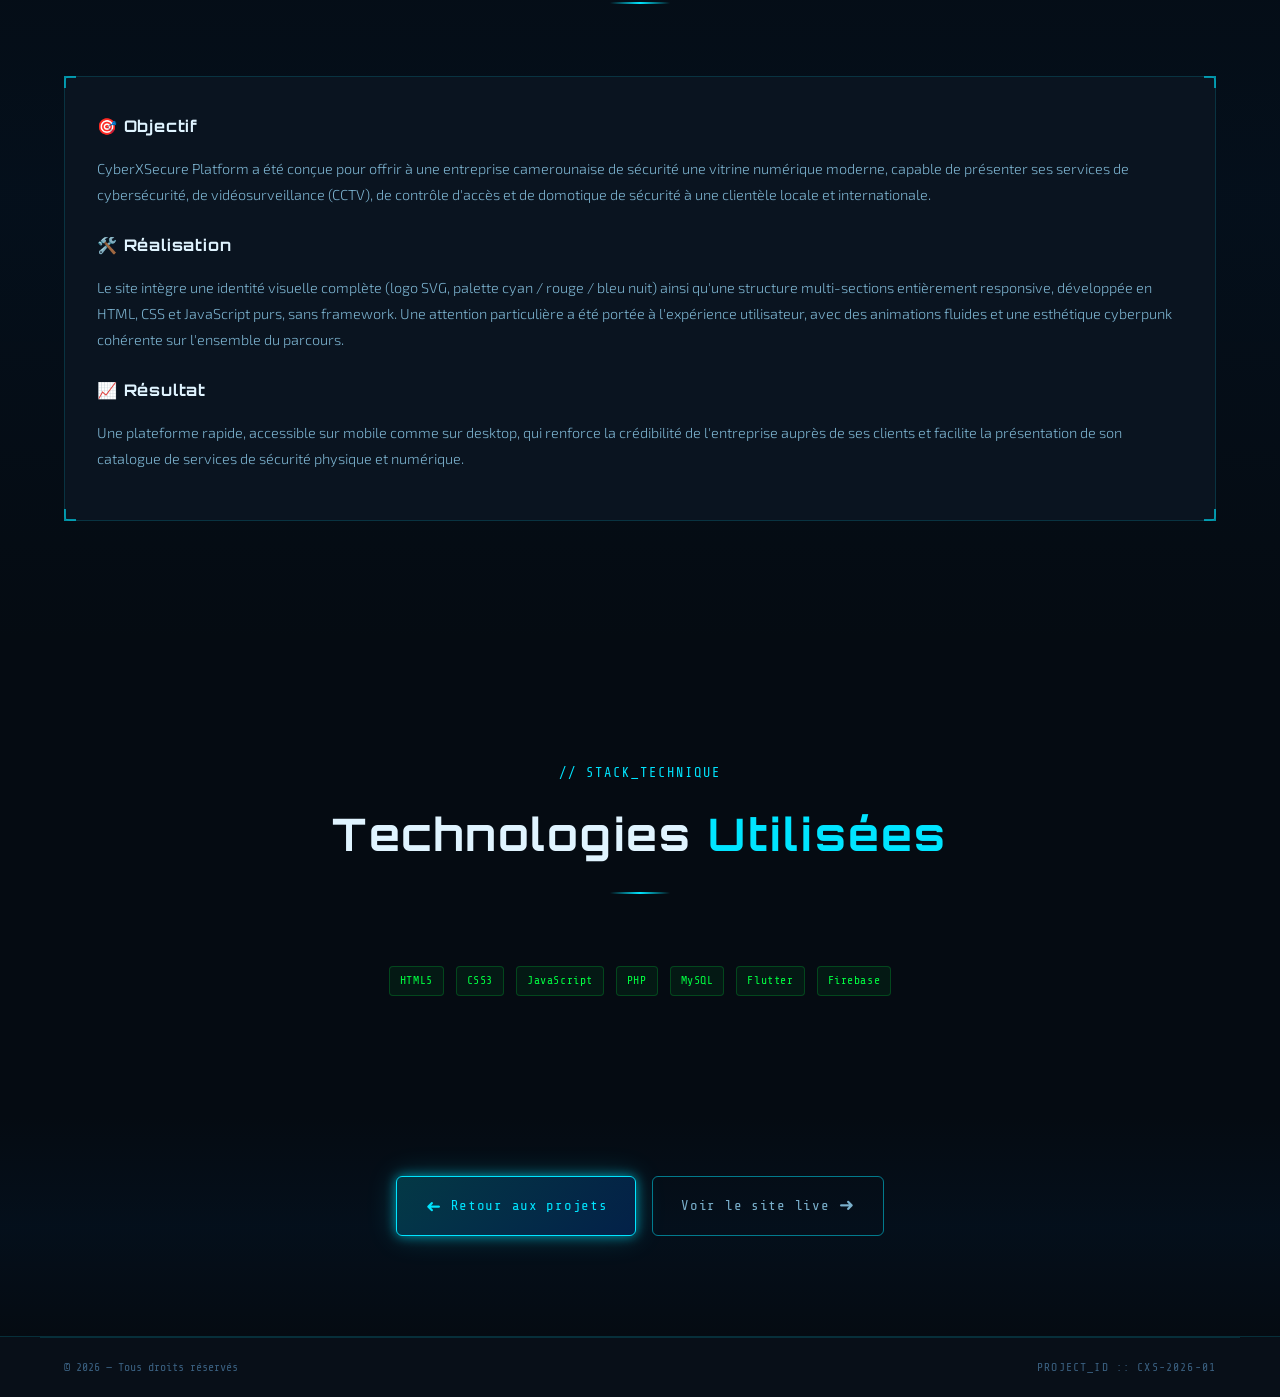
<file: projet.html>
<!DOCTYPE html>
<html lang="fr">
<head>
  <meta charset="UTF-8">
  <meta name="viewport" content="width=device-width, initial-scale=1.0">
  <title>CyberXSecure Platform — Détails du Projet</title>

  <!-- Polices utilisées par le CSS fourni (Orbitron / Share Tech Mono / Exo 2) -->
  <link rel="preconnect" href="https://fonts.googleapis.com">
  <link rel="preconnect" href="https://fonts.gstatic.com" crossorigin>
  <link href="https://fonts.googleapis.com/css2?family=Orbitron:wght@700;900&family=Share+Tech+Mono&family=Exo+2:wght@300;400;600&display=swap" rel="stylesheet">

  <!-- Feuille de style du projet (non modifiée) -->
  <link rel="stylesheet" href="stylee.css.css">
</head>
<body>

  <!-- ═══════════════════════════════════════════════════════
       BOUTON RETOUR — flottant et toujours accessible
       ═══════════════════════════════════════════════════════ -->
  <a href="index.html" onclick="history.back(); return false;"
     class="btn btn-secondary"
     style="position:fixed; top:24px; left:24px; z-index:1000;">
    <span class="btn-arrow" style="transform:rotate(180deg);">➜</span>
    Retour
  </a>

  <!-- ═══════════════════════════════════════════════════════
       EN-TÊTE DU PROJET
       ═══════════════════════════════════════════════════════ -->
  <header class="section" style="padding-top:160px; padding-bottom:60px;">
    <div class="container">
      <div class="section-header" style="text-align:left; margin-bottom:32px;">
        <span class="section-tag">// PROJECT_DETAILS.exe</span>
        <h1 class="section-title">CRYPTAGE DE DONNEES <span class="accent">Platform</span></h1>
        <div class="title-line" style="margin-left:0;"></div>
      </div>

      <p style="font-family:var(--font-mono); font-size:0.95rem; color:var(--text-secondary); max-width:700px; margin-bottom:24px;">
        Avec phyton j'ai crée une application de crytage de donneé en utilisant l.
      </p>

      <div style="display:flex; gap:8px; flex-wrap:wrap;">
        <span class="proj-tag">Web App</span>
        <span class="proj-tag">Branding</span>
        <span class="proj-tag">2026</span>
      </div>
    </div>
  </header>

  <!-- ═══════════════════════════════════════════════════════
       CAPTURE D'ÉCRAN
       ═══════════════════════════════════════════════════════ -->
  <section class="section" style="padding-top:0;">
    <div class="container">
      <div class="about-card" style="padding:0; overflow:hidden;">
        <div class="card-corner tl"></div>
        <div class="card-corner tr"></div>
        <div class="card-corner bl"></div>
        <div class="card-corner br"></div>
        <img src="APPcriptage.PNG" alt="Capture d'écran du projet">
      </div>
    </div>
  </section>

  <!-- ═══════════════════════════════════════════════════════
       DESCRIPTION DÉTAILLÉE
       ═══════════════════════════════════════════════════════ -->
  <section class="section section-alt">
    <div class="container">
      <div class="section-header">
        <span class="section-tag">// À_PROPOS</span>
        <h2 class="section-title">Description du <span class="accent">Projet</span></h2>
        <div class="title-line"></div>
      </div>

      <div class="about-card">
        <div class="card-corner tl"></div>
        <div class="card-corner tr"></div>
        <div class="card-corner bl"></div>
        <div class="card-corner br"></div>

        <h3>🎯 Objectif</h3>
        <p>
          CyberXSecure Platform a été conçue pour offrir à une entreprise camerounaise de sécurité une vitrine
          numérique moderne, capable de présenter ses services de cybersécurité, de vidéosurveillance (CCTV),
          de contrôle d'accès et de domotique de sécurité à une clientèle locale et internationale.
        </p>

        <h3 style="margin-top:24px;">🛠️ Réalisation</h3>
        <p>
          Le site intègre une identité visuelle complète (logo SVG, palette cyan / rouge / bleu nuit) ainsi
          qu'une structure multi-sections entièrement responsive, développée en HTML, CSS et JavaScript purs,
          sans framework. Une attention particulière a été portée à l'expérience utilisateur, avec des
          animations fluides et une esthétique cyberpunk cohérente sur l'ensemble du parcours.
        </p>

        <h3 style="margin-top:24px;">📈 Résultat</h3>
        <p>
          Une plateforme rapide, accessible sur mobile comme sur desktop, qui renforce la crédibilité de
          l'entreprise auprès de ses clients et facilite la présentation de son catalogue de services de
          sécurité physique et numérique.
        </p>
      </div>
    </div>
  </section>

  <!-- ═══════════════════════════════════════════════════════
       TECHNOLOGIES UTILISÉES
       ═══════════════════════════════════════════════════════ -->
  <section class="section">
    <div class="container">
      <div class="section-header">
        <span class="section-tag">// STACK_TECHNIQUE</span>
        <h2 class="section-title">Technologies <span class="accent">Utilisées</span></h2>
        <div class="title-line"></div>
      </div>

      <div class="passion-tags" style="justify-content:center; gap:12px; margin-top:0;">
        <span class="tag">HTML5</span>
        <span class="tag">CSS3</span>
        <span class="tag">JavaScript</span>
        <span class="tag">PHP</span>
        <span class="tag">MySQL</span>
        <span class="tag">Flutter</span>
        <span class="tag">Firebase</span>
      </div>
    </div>
  </section>

  <!-- ═══════════════════════════════════════════════════════
       ACTIONS DE FIN DE PAGE
       ═══════════════════════════════════════════════════════ -->
  <section class="section section-alt" style="padding-top:60px; padding-bottom:100px;">
    <div class="container" style="text-align:center;">
      <div class="hero-buttons" style="opacity:1; justify-content:center; margin-bottom:0;">
        <a href="index.html" onclick="history.back(); return false;" class="btn btn-primary">
          <span class="btn-arrow" style="transform:rotate(180deg);">➜</span>
          Retour aux projets
        </a>
        <a href="#" class="btn btn-secondary">
          Voir le site live
          <span class="btn-arrow">➜</span>
        </a>
      </div>
    </div>
  </section>

  <!-- ═══════════════════════════════════════════════════════
       PIED DE PAGE
       ═══════════════════════════════════════════════════════ -->
  <footer id="footer">
    <div class="footer-bottom">
      <span>© 2026 — Tous droits réservés</span>
      <span class="footer-pgp">PROJECT_ID :: CXS-2026-01</span>
    </div>
  </footer>

</body>
</html>
</file>
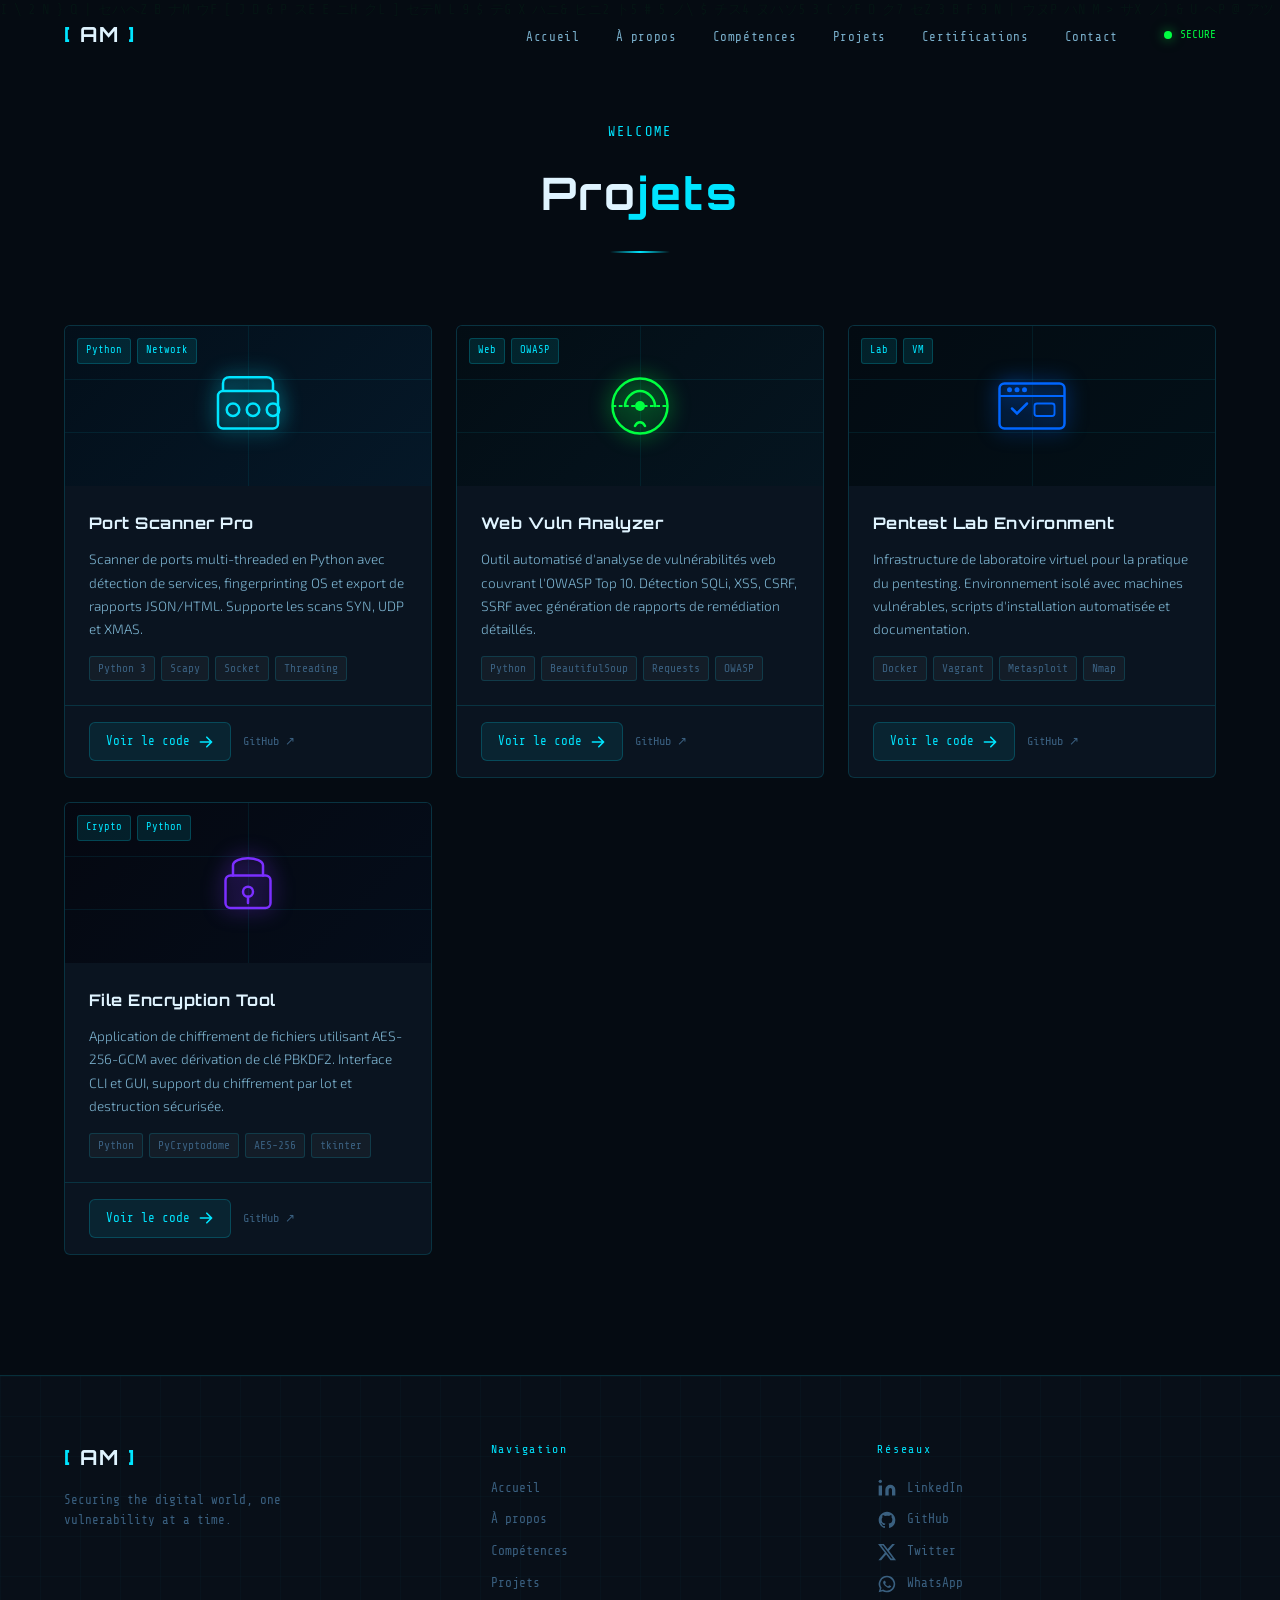
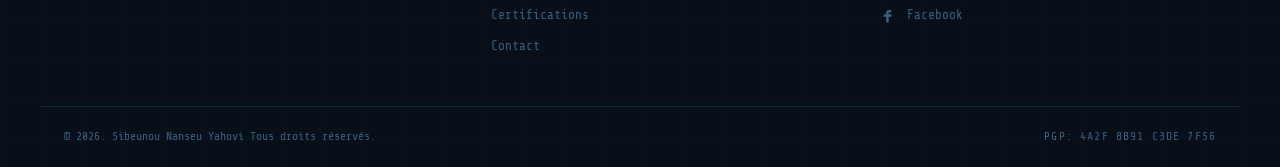
<file: projets.html>
<!DOCTYPE html>
<html lang="en">
<head>
  <meta charset="UTF-8" />
  <meta name="viewport" content="width=device-width, initial-scale=1.0" />
  <title>Sibeunou Yahovi — Cybersecurity Portfolio</title>
  <link rel="preconnect" href="https://fonts.googleapis.com" />
  <link rel="preconnect" href="https://fonts.gstatic.com" crossorigin />
  <link href="https://fonts.googleapis.com/css2?family=Share+Tech+Mono&family=Orbitron:wght@400;700;900&family=Exo+2:wght@300;400;600&display=swap" rel="stylesheet" />
  <link rel="stylesheet" href="style.css" />
</head>
<body>
     <!-- ═══════════════════════════════════════
       CANVAS — Matrix Rain Background
  ═══════════════════════════════════════ -->
  <canvas id="matrix-canvas"></canvas>

  <!-- ═══════════════════════════════════════
       NAVBAR
  ═══════════════════════════════════════ -->
  <nav id="navbar">
    <div class="nav-container">
      <div class="nav-logo">
        <span class="logo-bracket">[</span>
        <span class="logo-name">AM</span>
        <span class="logo-bracket">]</span>
      </div>
      <ul class="nav-links" id="nav-links">
        <li><a href="index.html" class="nav-link" data-text="Accueil">Accueil</a></li>
        <li><a href="apropos.html" class="nav-link" data-text="À propos">À propos</a></li>
        <li><a href="conpétences.html" class="nav-link" data-text="Compétences">Compétences</a></li>
        <li><a href="projets.html" class="nav-link" data-text="Projets">Projets</a></li>
        <li><a href="certification.html" class="nav-link" data-text="Certifications">Certifications</a></li>
        <li><a href="contact.html" class="nav-link" data-text="Contact">Contact</a></li>
      </ul>
      <div class="nav-status">
        <span class="status-dot"></span>
        <span class="status-text">SECURE</span>
      </div>
      <button class="hamburger" id="hamburger" aria-label="Menu">
        <span></span><span></span><span></span>
      </button>
    </div>
  </nav>
  <!-- ═══════════════════════════════════════
       PROJECTS SECTION
  ═══════════════════════════════════════ -->
  <section id="projects" class="section">
    <div class="container">
      <div class="section-header">
        <span class="section-tag">WELCOME</span>
        <h2 class="section-title">Pro<span class="accent">jets</span></h2>
        <div class="title-line"></div>
      </div>

      <div class="projects-grid">

        <!-- Project 1 -->
        <div class="project-card reveal">
          <div class="project-header">
            <div class="project-visual p1">
              <div class="pv-line"></div>
              <div class="pv-line"></div>
              <div class="pv-line"></div>
              <svg class="pv-icon" viewBox="0 0 64 64" fill="none">
                <rect x="8" y="20" width="48" height="30" rx="4" stroke="currentColor" stroke-width="2"/>
                <circle cx="20" cy="35" r="5" stroke="currentColor" stroke-width="2"/>
                <circle cx="36" cy="35" r="5" stroke="currentColor" stroke-width="2"/>
                <circle cx="52" cy="35" r="5" stroke="currentColor" stroke-width="2"/>
                <path d="M12 20 V14 C12 11 14 9 17 9 H47 C50 9 52 11 52 14 V20" stroke="currentColor" stroke-width="2"/>
              </svg>
            </div>
            <div class="project-meta">
              <span class="proj-tag">Python</span>
              <span class="proj-tag">Network</span>
            </div>
          </div>
          <div class="project-body">
            <h3 class="proj-title">Port Scanner Pro</h3>
            <p class="proj-desc">Scanner de ports multi-threaded en Python avec détection de services, fingerprinting OS et export de rapports JSON/HTML. Supporte les scans SYN, UDP et XMAS.</p>
            <div class="proj-tech">
              <code>Python 3</code><code>Scapy</code><code>Socket</code><code>Threading</code>
            </div>
          </div>
          <div class="project-footer">
            <a href="#" class="btn-proj">
              <span>Voir le code</span>
              <svg viewBox="0 0 20 20" fill="currentColor" width="16"><path d="M10.293 3.293a1 1 0 011.414 0l6 6a1 1 0 010 1.414l-6 6a1 1 0 01-1.414-1.414L14.586 11H3a1 1 0 110-2h11.586l-4.293-4.293a1 1 0 010-1.414z"/></svg>
            </a>
            <a href="#" class="btn-proj-ghost">GitHub ↗</a>
          </div>
        </div>

        <!-- Project 2 -->
        <div class="project-card reveal">
          <div class="project-header">
            <div class="project-visual p2">
              <div class="pv-line"></div>
              <div class="pv-line"></div>
              <div class="pv-line"></div>
              <svg class="pv-icon" viewBox="0 0 64 64" fill="none">
                <circle cx="32" cy="32" r="22" stroke="currentColor" stroke-width="2"/>
                <path d="M20 32 C20 26 26 20 32 20 C38 20 44 26 44 32" stroke="currentColor" stroke-width="2" stroke-linecap="round"/>
                <line x1="10" y1="32" x2="54" y2="32" stroke="currentColor" stroke-width="1.5" stroke-dasharray="3 2"/>
                <circle cx="32" cy="32" r="4" fill="currentColor"/>
                <path d="M28 48 C30 44 34 44 36 48" stroke="currentColor" stroke-width="2" stroke-linecap="round"/>
              </svg>
            </div>
            <div class="project-meta">
              <span class="proj-tag">Web</span>
              <span class="proj-tag">OWASP</span>
            </div>
          </div>
          <div class="project-body">
            <h3 class="proj-title">Web Vuln Analyzer</h3>
            <p class="proj-desc">Outil automatisé d'analyse de vulnérabilités web couvrant l'OWASP Top 10. Détection SQLi, XSS, CSRF, SSRF avec génération de rapports de remédiation détaillés.</p>
            <div class="proj-tech">
              <code>Python</code><code>BeautifulSoup</code><code>Requests</code><code>OWASP</code>
            </div>
          </div>
          <div class="project-footer">
            <a href="scanne.html" class="btn-proj">
              <span>Voir le code</span>
              <svg viewBox="0 0 20 20" fill="currentColor" width="16"><path d="M10.293 3.293a1 1 0 011.414 0l6 6a1 1 0 010 1.414l-6 6a1 1 0 01-1.414-1.414L14.586 11H3a1 1 0 110-2h11.586l-4.293-4.293a1 1 0 010-1.414z"/></svg>
            </a>
            <a href="#" class="btn-proj-ghost">GitHub ↗</a>
          </div>
        </div>

        <!-- Project 3 -->
        <div class="project-card reveal">
          <div class="project-header">
            <div class="project-visual p3">
              <div class="pv-line"></div>
              <div class="pv-line"></div>
              <div class="pv-line"></div>
              <svg class="pv-icon" viewBox="0 0 64 64" fill="none">
                <rect x="6" y="14" width="52" height="36" rx="4" stroke="currentColor" stroke-width="2"/>
                <line x1="6" y1="24" x2="58" y2="24" stroke="currentColor" stroke-width="1.5"/>
                <circle cx="14" cy="19" r="2" fill="currentColor"/>
                <circle cx="20" cy="19" r="2" fill="currentColor"/>
                <circle cx="26" cy="19" r="2" fill="currentColor"/>
                <path d="M16 34 L20 38 L28 30" stroke="currentColor" stroke-width="2" stroke-linecap="round"/>
                <rect x="34" y="30" width="16" height="10" rx="2" stroke="currentColor" stroke-width="1.5"/>
              </svg>
            </div>
            <div class="project-meta">
              <span class="proj-tag">Lab</span>
              <span class="proj-tag">VM</span>
            </div>
          </div>
          <div class="project-body">
            <h3 class="proj-title">Pentest Lab Environment</h3>
            <p class="proj-desc">Infrastructure de laboratoire virtuel pour la pratique du pentesting. Environnement isolé avec machines vulnérables, scripts d'installation automatisée et documentation.</p>
            <div class="proj-tech">
              <code>Docker</code><code>Vagrant</code><code>Metasploit</code><code>Nmap</code>
            </div>
          </div>
          <div class="project-footer">
            <a href="#" class="btn-proj">
              <span>Voir le code</span>
              <svg viewBox="0 0 20 20" fill="currentColor" width="16"><path d="M10.293 3.293a1 1 0 011.414 0l6 6a1 1 0 010 1.414l-6 6a1 1 0 01-1.414-1.414L14.586 11H3a1 1 0 110-2h11.586l-4.293-4.293a1 1 0 010-1.414z"/></svg>
            </a>
            <a href="#" class="btn-proj-ghost">GitHub ↗</a>
          </div>
        </div>

        <!-- Project 4 -->
        <div class="project-card reveal">
          <div class="project-header">
            <div class="project-visual p4">
              <div class="pv-line"></div>
              <div class="pv-line"></div>
              <div class="pv-line"></div>
              <svg class="pv-icon" viewBox="0 0 64 64" fill="none">
                <rect x="14" y="26" width="36" height="26" rx="4" stroke="currentColor" stroke-width="2"/>
                <path d="M20 26 V18 C20 10.3 44 10.3 44 18 V26" stroke="currentColor" stroke-width="2" stroke-linecap="round"/>
                <circle cx="32" cy="39" r="4" stroke="currentColor" stroke-width="2"/>
                <line x1="32" y1="43" x2="32" y2="48" stroke="currentColor" stroke-width="2" stroke-linecap="round"/>
              </svg>
            </div>
            <div class="project-meta">
              <span class="proj-tag">Crypto</span>
              <span class="proj-tag">Python</span>
            </div>
          </div>
          <div class="project-body">
            <h3 class="proj-title">File Encryption Tool</h3>
            <p class="proj-desc">Application de chiffrement de fichiers utilisant AES-256-GCM avec dérivation de clé PBKDF2. Interface CLI et GUI, support du chiffrement par lot et destruction sécurisée.</p>
            <div class="proj-tech">
              <code>Python</code><code>PyCryptodome</code><code>AES-256</code><code>tkinter</code>
            </div>
          </div>
          <div class="project-footer">
            <a href="projet.html" class="btn-proj">
              <span>Voir le code</span>
              <svg viewBox="0 0 20 20" fill="currentColor" width="16"><path d="M10.293 3.293a1 1 0 011.414 0l6 6a1 1 0 010 1.414l-6 6a1 1 0 01-1.414-1.414L14.586 11H3a1 1 0 110-2h11.586l-4.293-4.293a1 1 0 010-1.414z"/></svg>
            </a>
            <a href="#" class="btn-proj-ghost">GitHub ↗</a>
          </div>
        </div>

      </div>
    </div>
  </section>
   <!-- ═══════════════════════════════════════
       FOOTER
  ═══════════════════════════════════════ -->
  <footer id="footer">
    <div class="footer-grid-overlay"></div>
    <div class="container footer-container">

      <div class="footer-brand">
        <div class="nav-logo">
          <span class="logo-bracket">[</span>
          <span class="logo-name">AM</span>
          <span class="logo-bracket">]</span>
        </div>
        <p class="footer-tagline">Securing the digital world, one vulnerability at a time.</p>
      </div>

      <div class="footer-links-wrap">
        <div class="footer-nav">
          <span class="footer-nav-title">Navigation</span>
          <a href="index.html">Accueil</a>
          <a href="apropos.html">À propos</a>
          <a href="conpétences.html">Compétences</a>
          <a href="projets.html">Projets</a>
          <a href="certification.html">Certifications</a>
          <a href="contact.html">Contact</a>
        </div>

        <div class="footer-social-wrap">
          <span class="footer-nav-title">Réseaux</span>
          <div class="social-links">
            <!-- LinkedIn -->
            <a href="https://www.linkedin.com/in/yahovi-sibeunou-a6524a35a/" class="social-link" aria-label="LinkedIn">
              <svg viewBox="0 0 24 24" fill="currentColor" width="20"><path d="M16 8a6 6 0 016 6v7h-4v-7a2 2 0 00-2-2 2 2 0 00-2 2v7h-4v-7a6 6 0 016-6zM2 9h4v12H2z"/><circle cx="4" cy="4" r="2" fill="currentColor"/></svg>
              LinkedIn
            </a>
            <!-- GitHub -->
            <a href="https://github.com/yahovisibeunou" class="social-link" aria-label="GitHub">
              <svg viewBox="0 0 24 24" fill="currentColor" width="20"><path d="M12 2C6.477 2 2 6.484 2 12.017c0 4.425 2.865 8.18 6.839 9.504.5.092.682-.217.682-.483 0-.237-.008-.868-.013-1.703-2.782.605-3.369-1.343-3.369-1.343-.454-1.158-1.11-1.466-1.11-1.466-.908-.62.069-.608.069-.608 1.003.07 1.531 1.032 1.531 1.032.892 1.53 2.341 1.088 2.91.832.092-.647.35-1.088.636-1.338-2.22-.253-4.555-1.113-4.555-4.951 0-1.093.39-1.988 1.029-2.688-.103-.253-.446-1.272.098-2.65 0 0 .84-.27 2.75 1.026A9.564 9.564 0 0112 6.844c.85.004 1.705.115 2.504.337 1.909-1.296 2.747-1.027 2.747-1.027.546 1.379.202 2.398.1 2.651.64.7 1.028 1.595 1.028 2.688 0 3.848-2.339 4.695-4.566 4.943.359.309.678.92.678 1.855 0 1.338-.012 2.419-.012 2.747 0 .268.18.58.688.482A10.019 10.019 0 0022 12.017C22 6.484 17.522 2 12 2z"/></svg>
              GitHub
            </a>
            <!-- Twitter / X -->
            <a href="#" class="social-link" aria-label="Twitter">
              <svg viewBox="0 0 24 24" fill="currentColor" width="20"><path d="M18.244 2.25h3.308l-7.227 8.26 8.502 11.24H16.17l-5.214-6.817L4.99 21.75H1.68l7.73-8.835L1.254 2.25H8.08l4.713 6.231zm-1.161 17.52h1.833L7.084 4.126H5.117z"/></svg>
              Twitter
            </a>
            <!--whatsap-->
            <a href="#" class="social-link" aria-label="WhatsApp">
              <svg viewBox="0 0 24 24" fill="currentColor" width="20"><path d="M12 2a10 10 0 00-8.6 15.1L2 22l4.9-1.3A10 10 0 1012 2zm0 18a8 8 0 01-4.1-1.1l-.3-.2-3 .8.8-2.9-.2-.3A8 8 0 1112 20zm4.4-5.6c-.2-.1-1.4-.7-1.6-.8-.2-.1-.4-.1-.5.1-.2.2-.6.8-.8 1-.1.1-.3.2-.5.1-.2-.1-1-.4-1.9-1.2-.7-.6-1.2-1.4-1.3-1.6-.1-.2 0-.4.1-.5.1-.1.2-.3.4-.4.1-.1.2-.3.2-.4.1-.2 0-.3 0-.5s-.5-1.2-.7-1.7c-.2-.4-.4-.4-.5-.4h-.5c-.2 0-.4.1-.6.3-.2.2-.8.8-.8 1.9s.8 2.2 1 2.4c.1.2 1.6 2.5 4 3.4.6.2 1 .4 1.3.5.6.2 1.1.1 1.5-.1.5-.2 1.4-.6 1.6-1.1.2-.5.2-1 .1-1.1-.1-.1-.2-.2-.4-.3z"/></svg>
              WhatsApp
            </a>
            <!--Facebook-->
            <a href="https://www.facebook.com/yahovi.sibeunou" class="social-link" aria-label="Facebook"><svg viewBox="0 0 24 24" fill="currentColor" width="20"><path d="M14 9h3V6h-3c-1.7 0-3 1.3-3 3v2H8v3h3v7h3v-7h3l1-3h-4V9c0-.6.4-1 1-1z"/></svg>
              Facebook
            </a>
          </div>
        </div>
      </div>

    </div>

    <div class="footer-bottom">
      <span>© 2026. Sibeunou Nanseu Yahovi Tous droits réservés.</span>
      <span class="footer-pgp">PGP: 4A2F 8B91 C3DE 7F56</span>
    </div>
  </footer>
   <script src="script.js"></script>
    
</body>
</html>
</file>
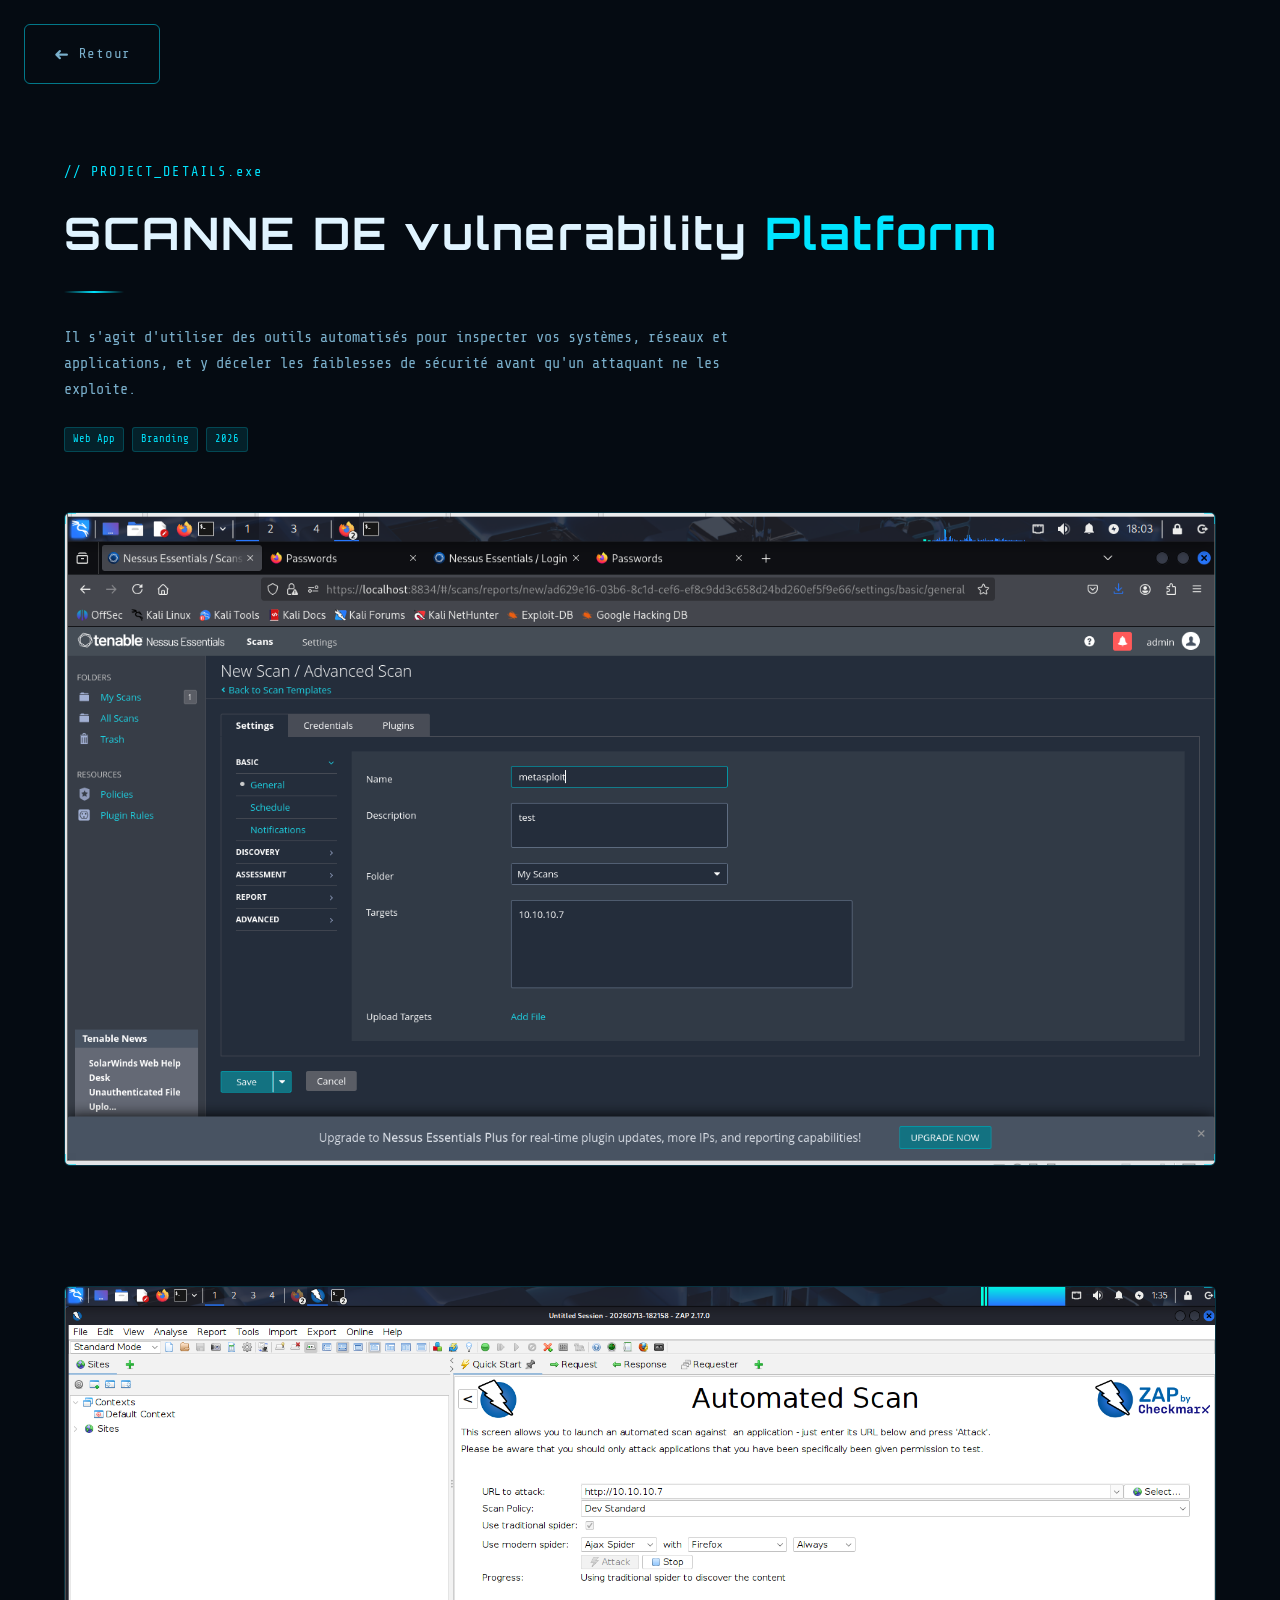
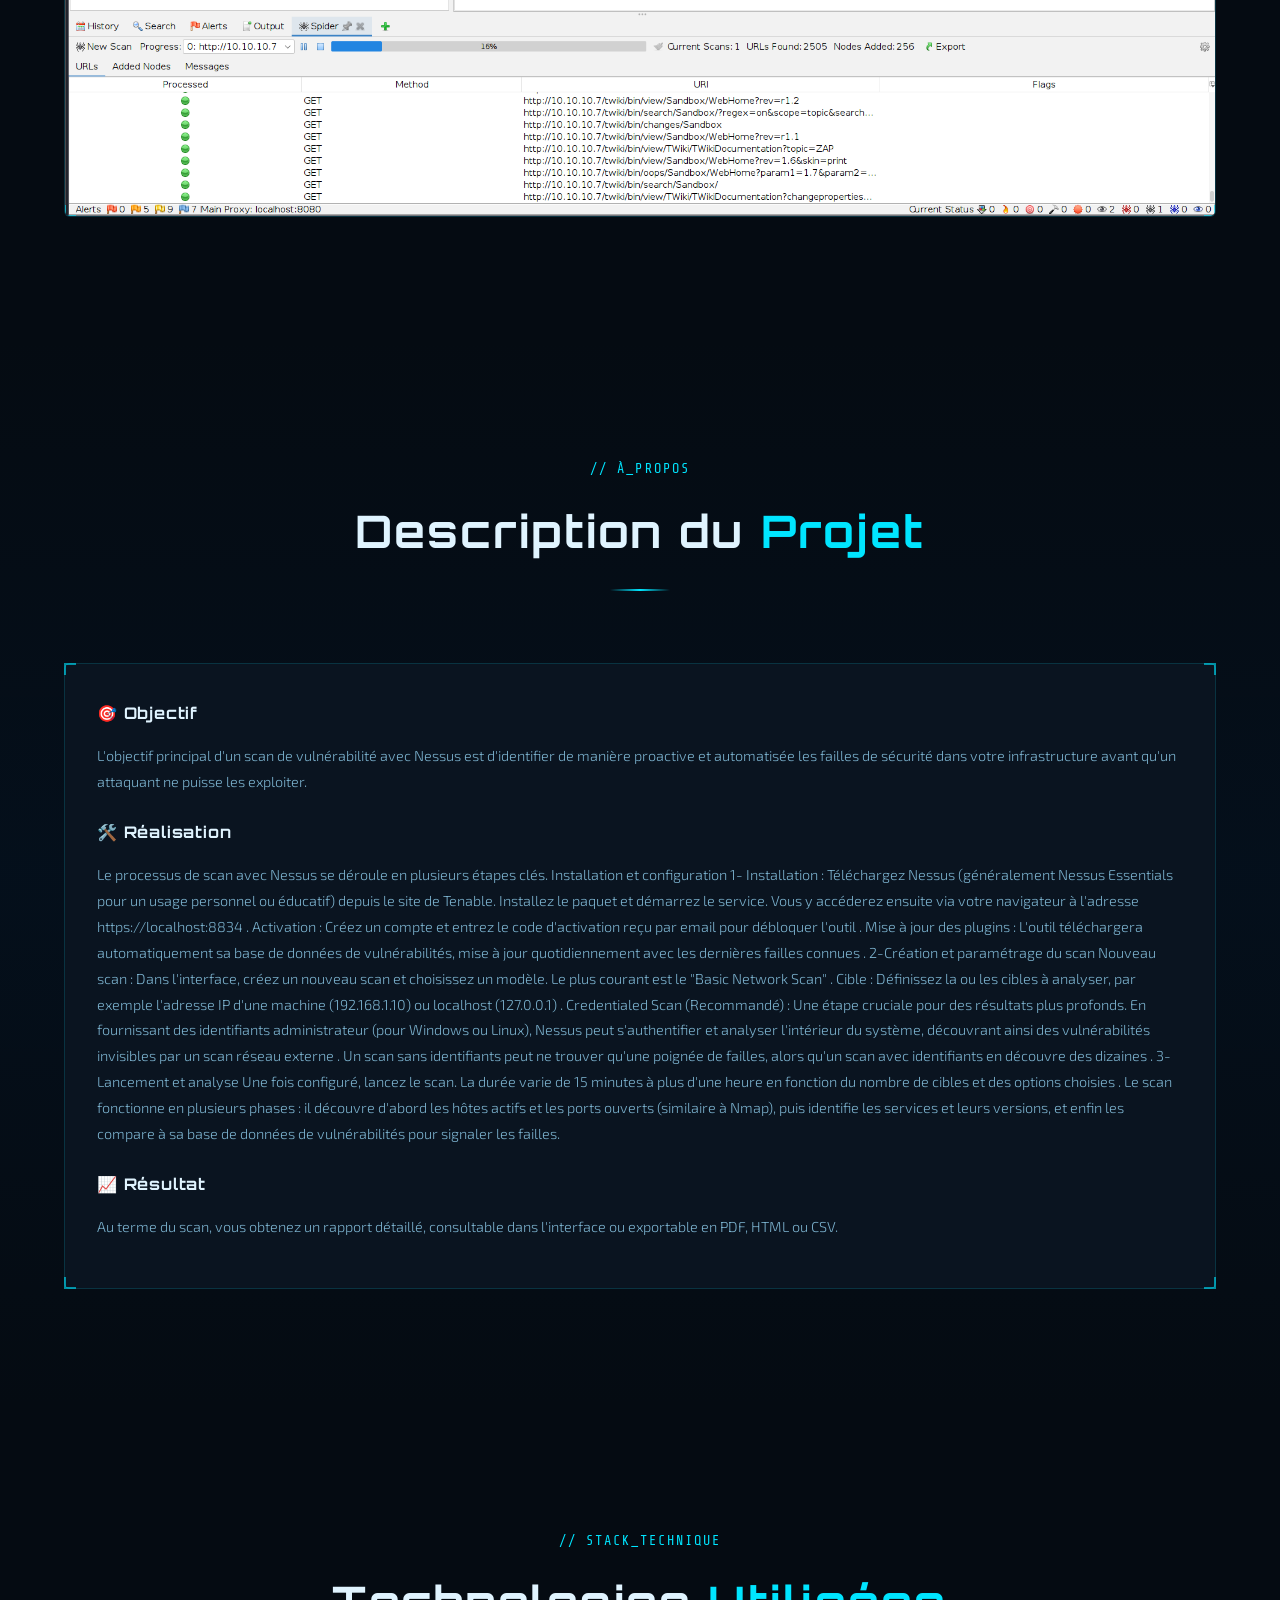
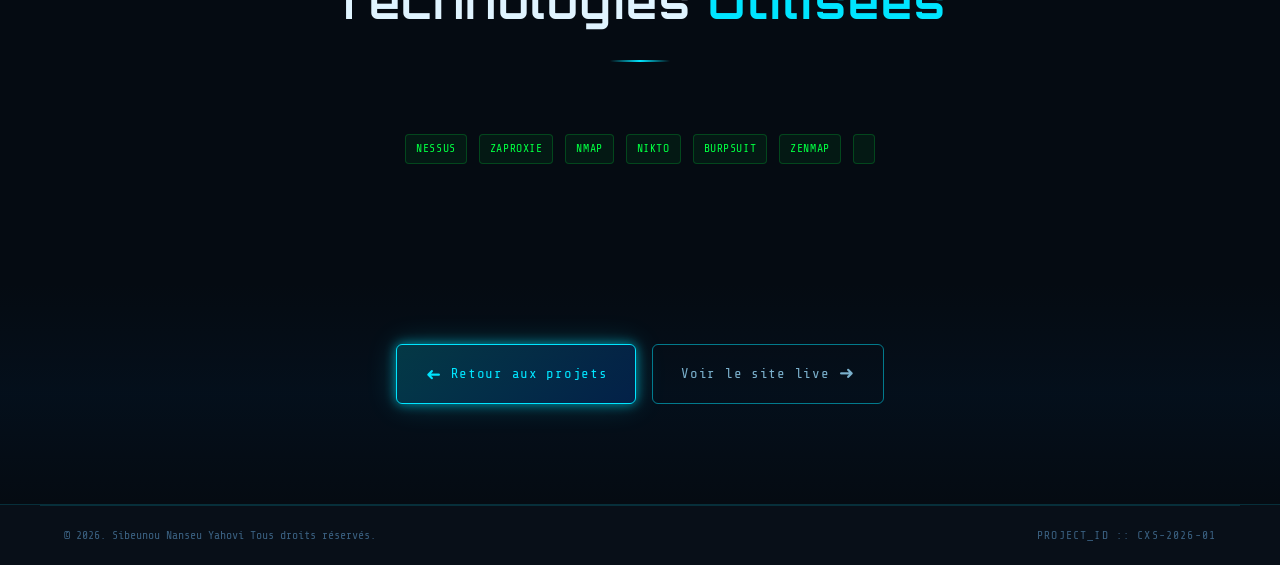
<file: scanne.html>
<!DOCTYPE html>
<html lang="fr">
<head>
  <meta charset="UTF-8">
  <meta name="viewport" content="width=device-width, initial-scale=1.0">
  <title>CyberXSecure Platform — Détails du Projet</title>

  <!-- Polices utilisées par le CSS fourni (Orbitron / Share Tech Mono / Exo 2) -->
  <link rel="preconnect" href="https://fonts.googleapis.com">
  <link rel="preconnect" href="https://fonts.gstatic.com" crossorigin>
  <link href="https://fonts.googleapis.com/css2?family=Orbitron:wght@700;900&family=Share+Tech+Mono&family=Exo+2:wght@300;400;600&display=swap" rel="stylesheet">

  <!-- Feuille de style du projet (non modifiée) -->
  <link rel="stylesheet" href="stylee.css.css">
</head>
<body>

  <!-- ═══════════════════════════════════════════════════════
       BOUTON RETOUR — flottant et toujours accessible
       ═══════════════════════════════════════════════════════ -->
  <a href="index.html" onclick="history.back(); return false;"
     class="btn btn-secondary"
     style="position:fixed; top:24px; left:24px; z-index:1000;">
    <span class="btn-arrow" style="transform:rotate(180deg);">➜</span>
    Retour
  </a>

  <!-- ═══════════════════════════════════════════════════════
       EN-TÊTE DU PROJET
       ═══════════════════════════════════════════════════════ -->
  <header class="section" style="padding-top:160px; padding-bottom:60px;">
    <div class="container">
      <div class="section-header" style="text-align:left; margin-bottom:32px;">
        <span class="section-tag">// PROJECT_DETAILS.exe</span>
        <h1 class="section-title">SCANNE DE vulnerability <span class="accent">Platform</span></h1>
        <div class="title-line" style="margin-left:0;"></div>
      </div>

      <p style="font-family:var(--font-mono); font-size:0.95rem; color:var(--text-secondary); max-width:700px; margin-bottom:24px;">
        Il s'agit d'utiliser des outils automatisés pour inspecter vos systèmes, réseaux et applications, et y déceler les faiblesses de sécurité avant qu'un attaquant ne les exploite.
      </p>

      <div style="display:flex; gap:8px; flex-wrap:wrap;">
        <span class="proj-tag">Web App</span>
        <span class="proj-tag">Branding</span>
        <span class="proj-tag">2026</span>
      </div>
    </div>
  </header>

  <!-- ═══════════════════════════════════════════════════════
       CAPTURE D'ÉCRAN
       ═══════════════════════════════════════════════════════ -->
  <section class="section" style="padding-top:0;">
    <div class="container">
      <div class="about-card" style="padding:0; overflow:hidden;">
        <div class="card-corner tl"></div>
        <div class="card-corner tr"></div>
        <div class="card-corner bl"></div>
        <div class="card-corner br"></div>
        <img src="Capturenessus.PNG" alt="Capture d'écran du projet">
      </div>
    </div>
  </section>
  <section class="section" style="padding-top:0;">
    <div class="container">
      <div class="about-card" style="padding:0; overflow:hidden;">
        <div class="card-corner tl"></div>
        <div class="card-corner tr"></div>
        <div class="card-corner bl"></div>
        <div class="card-corner br"></div>
        <img src="CaptureOWAS.PNG" alt="Capture d'écran du projet">
      </div>
    </div>
  </section>

  <!-- ═══════════════════════════════════════════════════════
       DESCRIPTION DÉTAILLÉE
       ═══════════════════════════════════════════════════════ -->
  <section class="section section-alt">
    <div class="container">
      <div class="section-header">
        <span class="section-tag">// À_PROPOS</span>
        <h2 class="section-title">Description du <span class="accent">Projet</span></h2>
        <div class="title-line"></div>
      </div>

      <div class="about-card">
        <div class="card-corner tl"></div>
        <div class="card-corner tr"></div>
        <div class="card-corner bl"></div>
        <div class="card-corner br"></div>

        <h3>🎯 Objectif</h3>
        <p>
          L'objectif principal d'un scan de vulnérabilité avec Nessus est d'identifier de manière proactive et automatisée les failles 
          de sécurité dans votre infrastructure avant qu'un attaquant ne puisse les exploiter.
        </p>

        <h3 style="margin-top:24px;">🛠️ Réalisation</h3>
        <p>
          Le processus de scan avec Nessus se déroule en plusieurs étapes clés.

    Installation et configuration

       1- Installation : Téléchargez Nessus (généralement Nessus Essentials pour un usage personnel ou éducatif) depuis le site de Tenable. Installez le paquet et démarrez le service. Vous y accéderez ensuite via votre navigateur à l'adresse https://localhost:8834 .

        Activation : Créez un compte et entrez le code d'activation reçu par email pour débloquer l'outil .

        Mise à jour des plugins : L'outil téléchargera automatiquement sa base de données de vulnérabilités, mise à jour quotidiennement avec les dernières failles connues .

     2-Création et paramétrage du scan

        Nouveau scan : Dans l'interface, créez un nouveau scan et choisissez un modèle. Le plus courant est le "Basic Network Scan" .

        Cible : Définissez la ou les cibles à analyser, par exemple l'adresse IP d'une machine (192.168.1.10) ou localhost (127.0.0.1) .

        Credentialed Scan (Recommandé) : Une étape cruciale pour des résultats plus profonds. En fournissant des identifiants administrateur (pour Windows ou Linux), Nessus peut s'authentifier et analyser l'intérieur du système, découvrant ainsi des vulnérabilités invisibles par un scan réseau externe . Un scan sans identifiants peut ne trouver qu'une poignée de failles, alors qu'un scan avec identifiants en découvre des dizaines .

     3-Lancement et analyse

        Une fois configuré, lancez le scan. La durée varie de 15 minutes à plus d'une heure en fonction du nombre de cibles et des options choisies .

        Le scan fonctionne en plusieurs phases : il découvre d'abord les hôtes actifs et les ports ouverts (similaire à Nmap), puis identifie les services et leurs versions, et enfin les compare à sa base de données de vulnérabilités pour signaler les failles.
        </p>

        <h3 style="margin-top:24px;">📈 Résultat</h3>
        <p>
          Au terme du scan, vous obtenez un rapport détaillé, consultable dans l'interface ou exportable en PDF, HTML ou CSV.
        </p>
      </div>
    </div>
  </section>

  <!-- ═══════════════════════════════════════════════════════
       TECHNOLOGIES UTILISÉES
       ═══════════════════════════════════════════════════════ -->
  <section class="section">
    <div class="container">
      <div class="section-header">
        <span class="section-tag">// STACK_TECHNIQUE</span>
        <h2 class="section-title">Technologies <span class="accent">Utilisées</span></h2>
        <div class="title-line"></div>
      </div>

      <div class="passion-tags" style="justify-content:center; gap:12px; margin-top:0;">
        <span class="tag">NESSUS</span>
        <span class="tag">ZAPROXIE</span>
        <span class="tag">NMAP</span>
        <span class="tag">NIKTO</span>
        <span class="tag">BURPSUIT</span>
        <span class="tag">ZENMAP</span>
        <span class="tag"></span>
      </div>
    </div>
  </section>

  <!-- ═══════════════════════════════════════════════════════
       ACTIONS DE FIN DE PAGE
       ═══════════════════════════════════════════════════════ -->
  <section class="section section-alt" style="padding-top:60px; padding-bottom:100px;">
    <div class="container" style="text-align:center;">
      <div class="hero-buttons" style="opacity:1; justify-content:center; margin-bottom:0;">
        <a href="index.html" onclick="history.back(); return false;" class="btn btn-primary">
          <span class="btn-arrow" style="transform:rotate(180deg);">➜</span>
          Retour aux projets
        </a>
        <a href="#" class="btn btn-secondary">
          Voir le site live
          <span class="btn-arrow">➜</span>
        </a>
      </div>
    </div>
  </section>

  <!-- ═══════════════════════════════════════════════════════
       PIED DE PAGE
       ═══════════════════════════════════════════════════════ -->
  <footer id="footer">
    <div class="footer-bottom">
      <span>©  2026. Sibeunou Nanseu Yahovi Tous droits réservés.</span>
      <span class="footer-pgp">PROJECT_ID :: CXS-2026-01</span>
    </div>
  </footer>

</body>
</html>
</file>
<file: style.css>
/* ═══════════════════════════════════════════════════════
   CYBERSECURITY PORTFOLIO — STYLESHEET
   Author: Alex Mercer
   Theme: Dark Futuristic / Hacker Aesthetic
   ═══════════════════════════════════════════════════════ */

/* ─── CSS VARIABLES ─────────────────────────────────── */
:root {
  --bg-primary:    #050b12;
  --bg-secondary:  #080f18;
  --bg-card:       #0a1420;
  --bg-card-hover: #0d1a28;

  --cyan:    #00e5ff;
  --blue:    #0066ff;
  --green:   #00ff41;
  --purple:  #7b2fff;
  --red:     #ff3b3b;
  --yellow:  #ffd700;

  --text-primary:   #e0f4ff;
  --text-secondary: #7ab0cc;
  --text-muted:     #3a6080;

  --border:        rgba(0, 229, 255, 0.15);
  --border-bright: rgba(0, 229, 255, 0.5);

  --glow-cyan:   0 0 12px rgba(0, 229, 255, 0.6), 0 0 30px rgba(0, 229, 255, 0.2);
  --glow-green:  0 0 12px rgba(0, 255, 65, 0.6),  0 0 30px rgba(0, 255, 65, 0.2);
  --glow-blue:   0 0 12px rgba(0, 102, 255, 0.6), 0 0 30px rgba(0, 102, 255, 0.2);

  --font-mono:    'Share Tech Mono', monospace;
  --font-display: 'Orbitron', sans-serif;
  --font-body:    'Exo 2', sans-serif;

  --radius: 6px;
  --transition: 0.3s cubic-bezier(0.4, 0, 0.2, 1);
}

/* ─── RESET & BASE ───────────────────────────────────── */
*, *::before, *::after {
  box-sizing: border-box;
  margin: 0;
  padding: 0;
}

html {
  scroll-behavior: smooth;
  font-size: 16px;
}

body {
  background-color: var(--bg-primary);
  color: var(--text-primary);
  font-family: var(--font-body);
  font-weight: 300;
  line-height: 1.7;
  overflow-x: hidden;
}

a { text-decoration: none; color: inherit; }
ul { list-style: none; }
img { max-width: 100%; display: block; }

/* ─── MATRIX CANVAS ──────────────────────────────────── */
#matrix-canvas {
  position: fixed;
  top: 0; left: 0;
  width: 100%; height: 100%;
  z-index: 0;
  opacity: 0.035;
  pointer-events: none;
}

/* ─── CONTAINERS ─────────────────────────────────────── */
.container {
  max-width: 1200px;
  margin: 0 auto;
  padding: 0 24px;
  position: relative;
  z-index: 2;
}

/* ─── NAVBAR ─────────────────────────────────────────── */
#navbar {
  position: fixed;
  top: 0; left: 0; right: 0;
  z-index: 1000;
  padding: 0;
  transition: background var(--transition), backdrop-filter var(--transition);
}

#navbar.scrolled {
  background: rgba(5, 11, 18, 0.9);
  backdrop-filter: blur(16px);
  border-bottom: 1px solid var(--border);
}

.nav-container {
  max-width: 1200px;
  margin: 0 auto;
  padding: 0 24px;
  height: 70px;
  display: flex;
  align-items: center;
  gap: 32px;
}

/* Logo */
.nav-logo {
  font-family: var(--font-display);
  font-size: 1.3rem;
  font-weight: 700;
  letter-spacing: 0.1em;
  cursor: pointer;
  flex-shrink: 0;
}

.logo-bracket { color: var(--cyan); }
.logo-name    { color: var(--text-primary); }

/* Nav links */
.nav-links {
  display: flex;
  gap: 8px;
  margin-left: auto;
}

.nav-link {
  font-family: var(--font-mono);
  font-size: 0.78rem;
  color: var(--text-secondary);
  padding: 8px 14px;
  border-radius: var(--radius);
  transition: color var(--transition), background var(--transition);
  position: relative;
  letter-spacing: 0.05em;
}

.nav-link::after {
  content: '';
  position: absolute;
  bottom: 4px; left: 14px; right: 14px;
  height: 1px;
  background: var(--cyan);
  transform: scaleX(0);
  transition: transform var(--transition);
}

.nav-link:hover {
  color: var(--cyan);
  background: rgba(0, 229, 255, 0.06);
}

.nav-link:hover::after { transform: scaleX(1); }
.nav-link.active { color: var(--cyan); }

/* Status indicator */
.nav-status {
  display: flex;
  align-items: center;
  gap: 8px;
  font-family: var(--font-mono);
  font-size: 0.7rem;
  color: var(--green);
  flex-shrink: 0;
}

.status-dot {
  width: 8px; height: 8px;
  border-radius: 50%;
  background: var(--green);
  box-shadow: var(--glow-green);
  animation: pulse-dot 2s ease-in-out infinite;
}

@keyframes pulse-dot {
  0%, 100% { opacity: 1; transform: scale(1); }
  50%       { opacity: 0.5; transform: scale(0.8); }
}

/* Hamburger */
.hamburger {
  display: none;
  flex-direction: column;
  gap: 5px;
  background: none;
  border: none;
  cursor: pointer;
  padding: 8px;
  margin-left: auto;
}

.hamburger span {
  display: block;
  width: 22px; height: 2px;
  background: var(--cyan);
  transition: transform 0.3s, opacity 0.3s;
}

.hamburger.open span:nth-child(1) { transform: translateY(7px) rotate(45deg); }
.hamburger.open span:nth-child(2) { opacity: 0; }
.hamburger.open span:nth-child(3) { transform: translateY(-7px) rotate(-45deg); }

/* ─── SECTION BASE ───────────────────────────────────── */
.section {
  padding: 120px 0;
  position: relative;
  z-index: 2;
}

.section-alt {
  background: linear-gradient(180deg, transparent 0%, rgba(0,40,80,0.15) 50%, transparent 100%);
}

/* Section header */
.section-header {
  text-align: center;
  margin-bottom: 72px;
}

.section-tag {
  font-family: var(--font-mono);
  font-size: 0.85rem;
  color: var(--cyan);
  display: block;
  margin-bottom: 12px;
  letter-spacing: 0.15em;
}

.section-title {
  font-family: var(--font-display);
  font-size: clamp(2rem, 4vw, 2.8rem);
  font-weight: 700;
  color: var(--text-primary);
  letter-spacing: 0.05em;
}

.accent { color: var(--cyan); }

.title-line {
  width: 60px; height: 2px;
  background: linear-gradient(90deg, transparent, var(--cyan), transparent);
  margin: 20px auto 0;
}

/* ─── HERO SECTION ───────────────────────────────────── */
#hero {
  min-height: 100vh;
  display: flex;
  align-items: center;
  justify-content: center;
  position: relative;
  overflow: hidden;
  z-index: 2;
  padding: 100px 24px 60px;
}

/* Grid overlay */
.hero-grid-overlay {
  position: absolute;
  inset: 0;
  background-image:
    linear-gradient(rgba(0, 229, 255, 0.03) 1px, transparent 1px),
    linear-gradient(90deg, rgba(0, 229, 255, 0.03) 1px, transparent 1px);
  background-size: 40px 40px;
  pointer-events: none;
}

/* Scanline effect */
.hero-scanline {
  position: absolute;
  top: 0; left: 0; right: 0;
  height: 3px;
  background: linear-gradient(90deg, transparent, var(--cyan), transparent);
  opacity: 0.5;
  animation: scanline 6s ease-in-out infinite;
  pointer-events: none;
}

@keyframes scanline {
  0%   { top: -10px; opacity: 0.5; }
  100% { top: 100vh; opacity: 0; }
}

/* Hero layout */
.hero-content {
  max-width: 1100px;
  width: 100%;
  display: flex;
  align-items: center;
  gap: 80px;
  flex-wrap: wrap;
  justify-content: center;
}

/* Photo */
.hero-photo-wrapper {
  position: relative;
  flex-shrink: 0;
  width: 240px; height: 240px;
}

.photo-ring {
  position: absolute;
  border-radius: 50%;
  border: 1px solid rgba(0, 229, 255, 0.3);
  animation: ring-spin linear infinite;
}

.ring-1 {
  inset: -20px;
  border-top-color: var(--cyan);
  border-bottom-color: transparent;
  animation-duration: 12s;
}

.ring-2 {
  inset: -36px;
  border-right-color: var(--blue);
  border-left-color: transparent;
  border-top-color: transparent;
  animation-duration: 18s;
  animation-direction: reverse;
}

.ring-3 {
  inset: -54px;
  border-bottom-color: var(--green);
  border-top-color: transparent;
  animation-duration: 25s;
  opacity: 0.4;
}

@keyframes ring-spin { to { transform: rotate(360deg); } }

.photo-frame {
  position: absolute;
  inset: 0;
  border-radius: 50%;
  overflow: hidden;
  border: 2px solid var(--cyan);
  box-shadow: var(--glow-cyan);
}

.hero-photo {
  width: 100%; height: 100%;
  object-fit: cover;
  border-radius: 50%;
}

.photo-glitch {
  position: absolute;
  inset: 0;
  background: linear-gradient(135deg, rgba(0,229,255,0.08) 0%, transparent 60%);
  border-radius: 50%;
}

.photo-badge {
  position: absolute;
  bottom: -8px; right: -8px;
  background: var(--bg-card);
  border: 1px solid var(--cyan);
  border-radius: 20px;
  padding: 6px 12px;
  font-family: var(--font-mono);
  font-size: 0.65rem;
  color: var(--cyan);
  display: flex;
  align-items: center;
  gap: 6px;
  box-shadow: var(--glow-cyan);
  white-space: nowrap;
}

/* Info block */
.hero-info {
  flex: 1;
  min-width: 280px;
  max-width: 580px;
}

.hero-pre {
  font-family: var(--font-mono);
  font-size: 0.85rem;
  color: var(--green);
  margin-bottom: 12px;
  opacity: 0;
  animation: fadeInUp 0.6s forwards 0.2s;
}

.pre-text { color: var(--text-secondary); }

.hero-name {
  font-family: var(--font-display);
  font-size: clamp(2.4rem, 5vw, 3.8rem);
  font-weight: 900;
  color: var(--text-primary);
  line-height: 1;
  margin-bottom: 12px;
  opacity: 0;
  animation: fadeInUp 0.6s forwards 0.4s;
}

/* Glitch text */
.glitch-text {
  position: relative;
}

.glitch-text::before,
.glitch-text::after {
  content: attr(data-text);
  position: absolute;
  top: 0; left: 0;
  width: 100%;
  height: 100%;
}

.glitch-text::before {
  color: var(--cyan);
  animation: glitch1 4s infinite;
  clip-path: polygon(0 30%, 100% 30%, 100% 50%, 0 50%);
  opacity: 0;
}

.glitch-text::after {
  color: var(--red);
  animation: glitch2 4s infinite;
  clip-path: polygon(0 60%, 100% 60%, 100% 80%, 0 80%);
  opacity: 0;
}

@keyframes glitch1 {
  0%, 90%, 100% { transform: translate(0); opacity: 0; }
  92%           { transform: translate(-4px, 1px); opacity: 0.6; }
  96%           { transform: translate(4px, -1px); opacity: 0.4; }
}

@keyframes glitch2 {
  0%, 88%, 100% { transform: translate(0); opacity: 0; }
  91%           { transform: translate(4px, -2px); opacity: 0.5; }
  95%           { transform: translate(-3px, 2px); opacity: 0.3; }
}

.hero-title {
  font-family: var(--font-mono);
  font-size: 1rem;
  color: var(--cyan);
  margin-bottom: 28px;
  opacity: 0;
  animation: fadeInUp 0.6s forwards 0.6s;
}

.sep { color: var(--text-muted); margin: 0 12px; }

/* Terminal box */
.terminal-box {
  background: rgba(5, 11, 18, 0.9);
  border: 1px solid var(--border);
  border-radius: var(--radius);
  overflow: hidden;
  margin-bottom: 32px;
  opacity: 0;
  animation: fadeInUp 0.6s forwards 0.8s;
}

.terminal-header {
  background: rgba(0, 229, 255, 0.05);
  padding: 10px 16px;
  display: flex;
  align-items: center;
  gap: 8px;
  border-bottom: 1px solid var(--border);
}

.t-dot {
  width: 10px; height: 10px;
  border-radius: 50%;
}
.t-dot.red    { background: #ff5f56; }
.t-dot.yellow { background: #ffbd2e; }
.t-dot.green  { background: #27c93f; }

.t-title {
  font-family: var(--font-mono);
  font-size: 0.72rem;
  color: var(--text-muted);
  margin-left: 8px;
}

.terminal-body {
  padding: 16px 20px;
  font-family: var(--font-mono);
  font-size: 0.95rem;
  min-height: 52px;
  display: flex;
  align-items: center;
  gap: 10px;
}

.t-prompt { color: var(--green); }
.t-typed  { color: var(--cyan); }
.t-cursor {
  color: var(--cyan);
  animation: blink 0.8s step-end infinite;
}

@keyframes blink {
  0%, 100% { opacity: 1; }
  50%       { opacity: 0; }
}

/* Buttons */
.hero-buttons {
  display: flex;
  gap: 16px;
  flex-wrap: wrap;
  margin-bottom: 40px;
  opacity: 0;
  animation: fadeInUp 0.6s forwards 1s;
}

.btn {
  display: inline-flex;
  align-items: center;
  gap: 10px;
  padding: 14px 28px;
  border-radius: var(--radius);
  font-family: var(--font-mono);
  font-size: 0.88rem;
  font-weight: 400;
  letter-spacing: 0.05em;
  cursor: pointer;
  transition: all var(--transition);
  position: relative;
  overflow: hidden;
  border: none;
}

.btn::before {
  content: '';
  position: absolute;
  inset: 0;
  background: rgba(255,255,255,0.05);
  transform: scaleX(0);
  transform-origin: left;
  transition: transform 0.4s;
}

.btn:hover::before { transform: scaleX(1); }

.btn-primary {
  background: linear-gradient(135deg, rgba(0,229,255,0.2), rgba(0,102,255,0.2));
  border: 1px solid var(--cyan);
  color: var(--cyan);
  box-shadow: var(--glow-cyan);
}

.btn-primary:hover {
  background: linear-gradient(135deg, rgba(0,229,255,0.3), rgba(0,102,255,0.3));
  box-shadow: 0 0 20px rgba(0, 229, 255, 0.8), 0 0 50px rgba(0, 229, 255, 0.3);
  transform: translateY(-2px);
}

.btn-secondary {
  background: transparent;
  border: 1px solid var(--border-bright);
  color: var(--text-secondary);
}

.btn-secondary:hover {
  border-color: var(--cyan);
  color: var(--cyan);
  transform: translateY(-2px);
}

.btn-arrow { font-size: 1.1rem; transition: transform var(--transition); }
.btn:hover .btn-arrow { transform: translateX(4px); }

/* Stats */
.hero-stats {
  display: flex;
  align-items: center;
  gap: 24px;
  opacity: 0;
  animation: fadeInUp 0.6s forwards 1.2s;
}

.stat { text-align: center; }

.stat-num {
  display: block;
  font-family: var(--font-display);
  font-size: 1.8rem;
  font-weight: 700;
  color: var(--cyan);
  line-height: 1;
}

.stat-label {
  font-family: var(--font-mono);
  font-size: 0.7rem;
  color: var(--text-muted);
  letter-spacing: 0.1em;
}

.stat-divider {
  width: 1px; height: 40px;
  background: var(--border);
}

/* Scroll indicator */
.scroll-indicator {
  position: absolute;
  bottom: 32px;
  left: 50%;
  transform: translateX(-50%);
  display: flex;
  flex-direction: column;
  align-items: center;
  gap: 8px;
  font-family: var(--font-mono);
  font-size: 0.65rem;
  color: var(--text-muted);
  letter-spacing: 0.2em;
  animation: fadeIn 1s forwards 2s;
  opacity: 0;
}

.scroll-line {
  width: 1px; height: 40px;
  background: linear-gradient(to bottom, var(--cyan), transparent);
  animation: scroll-drop 2s ease-in-out infinite;
}

@keyframes scroll-drop {
  0%, 100% { transform: scaleY(0); transform-origin: top; }
  50%       { transform: scaleY(1); }
}

/* ─── ABOUT SECTION ──────────────────────────────────── */
.about-grid {
  display: grid;
  grid-template-columns: repeat(auto-fit, minmax(300px, 1fr));
  gap: 24px;
}

.about-card {
  background: var(--bg-card);
  border: 1px solid var(--border);
  border-radius: var(--radius);
  padding: 36px 32px;
  position: relative;
  transition: border-color var(--transition), box-shadow var(--transition), transform var(--transition);
}

.about-card:hover {
  border-color: var(--cyan);
  box-shadow: var(--glow-cyan);
  transform: translateY(-4px);
}

/* Corner decorations */
.card-corner {
  position: absolute;
  width: 12px; height: 12px;
  border-color: var(--cyan);
  border-style: solid;
  opacity: 0.6;
  transition: opacity var(--transition);
}

.card-corner.tl { top: -1px; left: -1px; border-width: 2px 0 0 2px; }
.card-corner.tr { top: -1px; right: -1px; border-width: 2px 2px 0 0; }
.card-corner.bl { bottom: -1px; left: -1px; border-width: 0 0 2px 2px; }
.card-corner.br { bottom: -1px; right: -1px; border-width: 0 2px 2px 0; }

.about-card:hover .card-corner { opacity: 1; }

.about-icon {
  font-size: 1.5rem;
  color: var(--cyan);
  margin-bottom: 16px;
}

.about-card h3 {
  font-family: var(--font-display);
  font-size: 1rem;
  font-weight: 700;
  color: var(--text-primary);
  margin-bottom: 16px;
  letter-spacing: 0.05em;
}

.about-card p {
  color: var(--text-secondary);
  font-size: 0.9rem;
  line-height: 1.8;
  margin-bottom: 12px;
}

/* Timeline */
.timeline { display: flex; flex-direction: column; gap: 20px; }

.timeline-item {
  display: flex;
  align-items: flex-start;
  gap: 16px;
  position: relative;
}

.timeline-item::before {
  content: '';
  position: absolute;
  left: 44px; top: 24px;
  width: 1px; height: calc(100% + 4px);
  background: var(--border);
}

.timeline-item:last-child::before { display: none; }

.tl-year {
  font-family: var(--font-mono);
  font-size: 0.75rem;
  color: var(--cyan);
  background: rgba(0, 229, 255, 0.08);
  border: 1px solid var(--border);
  border-radius: 4px;
  padding: 4px 8px;
  flex-shrink: 0;
  white-space: nowrap;
}

.tl-content { display: flex; flex-direction: column; gap: 2px; }

.tl-content strong {
  font-family: var(--font-body);
  font-weight: 600;
  color: var(--text-primary);
  font-size: 0.9rem;
}

.tl-content span {
  font-family: var(--font-mono);
  font-size: 0.75rem;
  color: var(--text-muted);
}

/* Tags */
.passion-tags { display: flex; flex-wrap: wrap; gap: 8px; margin-top: 16px; }

.tag {
  font-family: var(--font-mono);
  font-size: 0.72rem;
  color: var(--green);
  background: rgba(0, 255, 65, 0.06);
  border: 1px solid rgba(0, 255, 65, 0.2);
  border-radius: 4px;
  padding: 4px 10px;
  letter-spacing: 0.05em;
}

/* ─── SKILLS SECTION ─────────────────────────────────── */
.skills-grid {
  display: grid;
  grid-template-columns: repeat(auto-fill, minmax(260px, 1fr));
  gap: 20px;
}

.skill-card {
  background: var(--bg-card);
  border: 1px solid var(--border);
  border-radius: var(--radius);
  padding: 28px 24px;
  position: relative;
  overflow: hidden;
  cursor: default;
  transition: border-color var(--transition), transform var(--transition);
}

.skill-glow {
  position: absolute;
  top: -30px; left: -30px;
  width: 120px; height: 120px;
  border-radius: 50%;
  background: radial-gradient(circle, rgba(0,229,255,0.15), transparent 70%);
  opacity: 0;
  transition: opacity var(--transition), transform 0.4s;
}

.skill-card:hover {
  border-color: rgba(0, 229, 255, 0.5);
  transform: translateY(-5px);
}

.skill-card:hover .skill-glow {
  opacity: 1;
  transform: scale(1.3);
}

.skill-icon-wrap {
  width: 52px; height: 52px;
  background: rgba(0, 229, 255, 0.06);
  border: 1px solid var(--border);
  border-radius: 8px;
  display: flex;
  align-items: center;
  justify-content: center;
  margin-bottom: 16px;
  transition: border-color var(--transition), box-shadow var(--transition);
}

.skill-card:hover .skill-icon-wrap {
  border-color: var(--cyan);
  box-shadow: var(--glow-cyan);
}

.skill-svg {
  width: 28px; height: 28px;
  color: var(--cyan);
}

.skill-name {
  font-family: var(--font-display);
  font-size: 0.9rem;
  font-weight: 700;
  color: var(--text-primary);
  margin-bottom: 8px;
  letter-spacing: 0.05em;
}

.skill-desc {
  font-size: 0.82rem;
  color: var(--text-secondary);
  line-height: 1.6;
  margin-bottom: 20px;
}

.skill-bar {
  width: 100%; height: 3px;
  background: rgba(255,255,255,0.06);
  border-radius: 2px;
  overflow: hidden;
  margin-bottom: 8px;
}

.skill-fill {
  height: 100%;
  background: linear-gradient(90deg, var(--blue), var(--cyan));
  border-radius: 2px;
  width: 0%;
  transition: width 1.2s cubic-bezier(0.4, 0, 0.2, 1);
  box-shadow: 0 0 8px rgba(0, 229, 255, 0.6);
}

.skill-pct {
  font-family: var(--font-mono);
  font-size: 0.72rem;
  color: var(--cyan);
}

/* ─── PROJECTS SECTION ───────────────────────────────── */
.projects-grid {
  display: grid;
  grid-template-columns: repeat(auto-fill, minmax(280px, 1fr));
  gap: 24px;
}

.project-card {
  background: var(--bg-card);
  border: 1px solid var(--border);
  border-radius: var(--radius);
  overflow: hidden;
  transition: border-color var(--transition), transform var(--transition), box-shadow var(--transition);
  display: flex;
  flex-direction: column;
}

.project-card:hover {
  border-color: rgba(0, 229, 255, 0.4);
  transform: translateY(-6px);
  box-shadow: 0 20px 50px rgba(0, 0, 0, 0.4), var(--glow-cyan);
}

/* Project visual header */
.project-header {
  position: relative;
  height: 160px;
}

.project-visual {
  position: relative;
  width: 100%; height: 100%;
  display: flex;
  align-items: center;
  justify-content: center;
  overflow: hidden;
}

.p1 { background: linear-gradient(135deg, #030f1a 0%, #051828 100%); }
.p2 { background: linear-gradient(135deg, #030d14 0%, #051520 100%); }
.p3 { background: linear-gradient(135deg, #030b12 0%, #031018 100%); }
.p4 { background: linear-gradient(135deg, #050811 0%, #050d1a 100%); }

.p1 .pv-icon { color: var(--cyan); }
.p2 .pv-icon { color: var(--green); }
.p3 .pv-icon { color: var(--blue); }
.p4 .pv-icon { color: var(--purple); }

.pv-icon {
  width: 80px; height: 80px;
  position: relative;
  z-index: 2;
  filter: drop-shadow(0 0 10px currentColor);
  transition: transform 0.4s, filter 0.4s;
}

.project-card:hover .pv-icon {
  transform: scale(1.1);
  filter: drop-shadow(0 0 20px currentColor);
}

.pv-line {
  position: absolute;
  background: rgba(0, 229, 255, 0.08);
  transition: opacity var(--transition);
}

.pv-line:nth-child(1) { width: 100%; height: 1px; top: 33%; }
.pv-line:nth-child(2) { width: 100%; height: 1px; top: 66%; }
.pv-line:nth-child(3) { width: 1px; height: 100%; left: 50%; }

.project-meta {
  position: absolute;
  top: 12px; left: 12px;
  display: flex;
  gap: 6px;
}

.proj-tag {
  font-family: var(--font-mono);
  font-size: 0.65rem;
  color: var(--cyan);
  background: rgba(0, 229, 255, 0.1);
  border: 1px solid rgba(0, 229, 255, 0.2);
  border-radius: 3px;
  padding: 3px 8px;
}

.project-body {
  padding: 24px;
  flex: 1;
  display: flex;
  flex-direction: column;
}

.proj-title {
  font-family: var(--font-display);
  font-size: 1rem;
  font-weight: 700;
  color: var(--text-primary);
  margin-bottom: 10px;
  letter-spacing: 0.03em;
}

.proj-desc {
  font-size: 0.85rem;
  color: var(--text-secondary);
  line-height: 1.7;
  margin-bottom: 16px;
  flex: 1;
}

.proj-tech {
  display: flex;
  flex-wrap: wrap;
  gap: 6px;
}

.proj-tech code {
  font-family: var(--font-mono);
  font-size: 0.7rem;
  color: var(--text-muted);
  background: rgba(255,255,255,0.04);
  border: 1px solid var(--border);
  border-radius: 3px;
  padding: 2px 8px;
}

.project-footer {
  padding: 16px 24px;
  border-top: 1px solid var(--border);
  display: flex;
  align-items: center;
  gap: 12px;
}

.btn-proj {
  display: inline-flex;
  align-items: center;
  gap: 8px;
  font-family: var(--font-mono);
  font-size: 0.78rem;
  color: var(--cyan);
  background: rgba(0, 229, 255, 0.08);
  border: 1px solid rgba(0, 229, 255, 0.2);
  border-radius: var(--radius);
  padding: 8px 16px;
  transition: all var(--transition);
}

.btn-proj:hover {
  background: rgba(0, 229, 255, 0.15);
  border-color: var(--cyan);
  box-shadow: var(--glow-cyan);
}

.btn-proj-ghost {
  font-family: var(--font-mono);
  font-size: 0.75rem;
  color: var(--text-muted);
  transition: color var(--transition);
}

.btn-proj-ghost:hover { color: var(--cyan); }

/* ─── CERTIFICATIONS SECTION ─────────────────────────── */
.certs-grid {
  display: grid;
  grid-template-columns: repeat(auto-fit, minmax(320px, 1fr));
  gap: 24px;
}

.cert-card {
  background: var(--bg-card);
  border: 1px solid var(--border);
  border-radius: var(--radius);
  padding: 32px;
  display: flex;
  align-items: flex-start;
  gap: 24px;
  position: relative;
  transition: all var(--transition);
  overflow: hidden;
}

.cert-card::after {
  content: '';
  position: absolute;
  left: 0; top: 0; bottom: 0;
  width: 3px;
  transition: box-shadow var(--transition);
}

.c1 { background: var(--cyan); }
.cert-card:has(.c1)::after  { background: var(--cyan);   box-shadow: 0 0 12px var(--cyan);   }
.cert-card:has(.c2)::after  { background: var(--green);  box-shadow: 0 0 12px var(--green);  }
.cert-card:has(.c3)::after  { background: var(--blue);   box-shadow: 0 0 12px var(--blue);   }

.cert-card:hover {
  transform: translateX(4px);
  border-color: rgba(0, 229, 255, 0.3);
}

.cert-badge {
  width: 64px; height: 64px;
  border-radius: 10px;
  display: flex;
  align-items: center;
  justify-content: center;
  flex-shrink: 0;
  font-family: var(--font-display);
  font-weight: 900;
  font-size: 0.75rem;
  color: var(--bg-primary);
  letter-spacing: 0.05em;
}

.c1 { background: var(--cyan);   }
.c2 { background: var(--green);  }
.c3 { background: var(--blue);   }

.cert-abbr { color: var(--bg-primary); }

.cert-info { flex: 1; }

.cert-info h3 {
  font-family: var(--font-display);
  font-size: 0.95rem;
  font-weight: 700;
  color: var(--text-primary);
  margin-bottom: 8px;
  letter-spacing: 0.03em;
}

.cert-info p {
  font-size: 0.83rem;
  color: var(--text-secondary);
  line-height: 1.7;
  margin-bottom: 14px;
}

.cert-footer {
  display: flex;
  align-items: center;
  gap: 10px;
  flex-wrap: wrap;
}

.cert-issuer {
  font-family: var(--font-mono);
  font-size: 0.72rem;
  color: var(--text-muted);
}

.cert-year {
  font-family: var(--font-mono);
  font-size: 0.72rem;
  color: var(--cyan);
  background: rgba(0, 229, 255, 0.06);
  border: 1px solid var(--border);
  border-radius: 3px;
  padding: 2px 8px;
}

.cert-badge-status {
  font-family: var(--font-mono);
  font-size: 0.68rem;
  letter-spacing: 0.1em;
  border-radius: 3px;
  padding: 2px 8px;
}

.cert-badge-status.active {
  color: var(--green);
  background: rgba(0, 255, 65, 0.06);
  border: 1px solid rgba(0, 255, 65, 0.2);
}

/* ─── CONTACT SECTION ────────────────────────────────── */
.contact-wrapper {
  display: grid;
  grid-template-columns: 1fr 1.4fr;
  gap: 64px;
  align-items: start;
}

.contact-info h3 {
  font-family: var(--font-display);
  font-size: 1.5rem;
  font-weight: 700;
  color: var(--text-primary);
  margin-bottom: 16px;
}

.cursor-blink {
  color: var(--cyan);
  animation: blink 0.8s step-end infinite;
}

.contact-info > p {
  color: var(--text-secondary);
  font-size: 0.9rem;
  line-height: 1.8;
  margin-bottom: 32px;
}

.contact-details { display: flex; flex-direction: column; gap: 16px; }

.contact-item {
  display: flex;
  align-items: center;
  gap: 16px;
  font-family: var(--font-mono);
  font-size: 0.82rem;
  color: var(--text-secondary);
}

.ci-icon {
  width: 32px; height: 32px;
  background: rgba(0, 229, 255, 0.06);
  border: 1px solid var(--border);
  border-radius: 6px;
  display: flex;
  align-items: center;
  justify-content: center;
  color: var(--cyan);
  font-size: 0.9rem;
  flex-shrink: 0;
}

/* Form */
.contact-form {
  background: var(--bg-card);
  border: 1px solid var(--border);
  border-radius: var(--radius);
  padding: 36px 32px;
  position: relative;
  display: flex;
  flex-direction: column;
  gap: 24px;
}

.form-group { display: flex; flex-direction: column; gap: 8px; }

.form-label {
  font-family: var(--font-mono);
  font-size: 0.75rem;
  color: var(--cyan);
  letter-spacing: 0.1em;
}

.input-wrapper { position: relative; }

.form-input {
  width: 100%;
  background: rgba(0, 229, 255, 0.03);
  border: 1px solid var(--border);
  border-radius: var(--radius);
  padding: 12px 16px;
  color: var(--text-primary);
  font-family: var(--font-body);
  font-size: 0.9rem;
  transition: border-color var(--transition), box-shadow var(--transition);
  outline: none;
  resize: none;
}

.form-input::placeholder { color: var(--text-muted); }

.form-input:focus {
  border-color: var(--cyan);
  box-shadow: 0 0 0 2px rgba(0, 229, 255, 0.1);
}

.form-textarea { min-height: 130px; }

.input-line {
  position: absolute;
  bottom: 0; left: 16%; right: 16%;
  height: 1px;
  background: var(--cyan);
  transform: scaleX(0);
  transition: transform 0.3s;
}

.form-input:focus ~ .input-line { transform: scaleX(1); }

.btn-send {
  width: 100%;
  justify-content: center;
}

.form-success {
  display: none;
  align-items: center;
  justify-content: center;
  gap: 10px;
  font-family: var(--font-mono);
  font-size: 0.85rem;
  color: var(--green);
  background: rgba(0, 255, 65, 0.06);
  border: 1px solid rgba(0, 255, 65, 0.2);
  border-radius: var(--radius);
  padding: 12px;
  margin-top: -8px;
}

.success-icon {
  width: 24px; height: 24px;
  border-radius: 50%;
  background: var(--green);
  color: var(--bg-primary);
  display: flex;
  align-items: center;
  justify-content: center;
  font-size: 0.75rem;
  font-weight: bold;
}

/* ─── FOOTER ─────────────────────────────────────────── */
#footer {
  position: relative;
  z-index: 2;
  border-top: 1px solid var(--border);
  background: var(--bg-secondary);
}

.footer-grid-overlay {
  position: absolute;
  inset: 0;
  background-image:
    linear-gradient(rgba(0, 229, 255, 0.02) 1px, transparent 1px),
    linear-gradient(90deg, rgba(0, 229, 255, 0.02) 1px, transparent 1px);
  background-size: 40px 40px;
  pointer-events: none;
}

.footer-container {
  display: grid;
  grid-template-columns: 1fr 2fr;
  gap: 64px;
  padding-top: 64px;
  padding-bottom: 48px;
  align-items: start;
}

.footer-brand .nav-logo { margin-bottom: 16px; }

.footer-tagline {
  font-family: var(--font-mono);
  font-size: 0.78rem;
  color: var(--text-muted);
  line-height: 1.6;
  max-width: 260px;
}

.footer-links-wrap {
  display: grid;
  grid-template-columns: 1fr 1fr;
  gap: 48px;
}

.footer-nav {
  display: flex;
  flex-direction: column;
  gap: 10px;
}

.footer-nav-title {
  font-family: var(--font-mono);
  font-size: 0.72rem;
  color: var(--cyan);
  letter-spacing: 0.15em;
  margin-bottom: 8px;
}

.footer-nav a {
  font-family: var(--font-mono);
  font-size: 0.8rem;
  color: var(--text-muted);
  transition: color var(--transition);
}

.footer-nav a:hover { color: var(--cyan); }

/* Social */
.footer-social-wrap { display: flex; flex-direction: column; gap: 10px; }

.social-links { display: flex; flex-direction: column; gap: 10px; }

.social-link {
  display: flex;
  align-items: center;
  gap: 10px;
  font-family: var(--font-mono);
  font-size: 0.8rem;
  color: var(--text-muted);
  transition: color var(--transition);
}

.social-link:hover { color: var(--cyan); }

.footer-bottom {
  border-top: 1px solid var(--border);
  padding: 20px 24px;
  max-width: 1200px;
  margin: 0 auto;
  display: flex;
  justify-content: space-between;
  align-items: center;
  flex-wrap: wrap;
  gap: 12px;
  font-family: var(--font-mono);
  font-size: 0.72rem;
  color: var(--text-muted);
}

.footer-pgp { letter-spacing: 0.1em; }

/* ─── REVEAL ANIMATIONS ──────────────────────────────── */
.reveal {
  opacity: 0;
  transform: translateY(30px);
  transition: opacity 0.7s ease, transform 0.7s ease;
}

.reveal.visible {
  opacity: 1;
  transform: translateY(0);
}

@keyframes fadeInUp {
  from { opacity: 0; transform: translateY(20px); }
  to   { opacity: 1; transform: translateY(0); }
}

@keyframes fadeIn {
  to { opacity: 1; }
}

.blink-cursor {
  animation: blink 0.8s step-end infinite;
  color: var(--green);
}

/* ─── RESPONSIVE ─────────────────────────────────────── */

/* Tablet */
@media (max-width: 1024px) {
  .hero-content { gap: 48px; }
  .contact-wrapper { grid-template-columns: 1fr; gap: 40px; }
  .footer-container { grid-template-columns: 1fr; gap: 40px; }
  .footer-links-wrap { grid-template-columns: repeat(2, auto); gap: 32px; }
}

/* Mobile */
@media (max-width: 768px) {
  /* Navbar */
  .nav-links {
    position: fixed;
    top: 70px; left: 0; right: 0;
    background: rgba(5, 11, 18, 0.97);
    backdrop-filter: blur(16px);
    border-bottom: 1px solid var(--border);
    flex-direction: column;
    padding: 24px;
    gap: 4px;
    transform: translateY(-100%);
    opacity: 0;
    transition: transform 0.4s, opacity 0.4s;
    pointer-events: none;
  }

  .nav-links.open {
    transform: translateY(0);
    opacity: 1;
    pointer-events: all;
  }

  .nav-link { padding: 12px 16px; }

  .hamburger { display: flex; }
  .nav-status { display: none; }

  /* Hero */
  #hero { padding: 90px 20px 60px; }
  .hero-content { flex-direction: column; gap: 40px; text-align: center; }
  .hero-photo-wrapper { width: 180px; height: 180px; }
  .hero-buttons { justify-content: center; }
  .hero-stats { justify-content: center; }

  /* About */
  .about-grid { grid-template-columns: 1fr; }

  /* Skills */
  .skills-grid { grid-template-columns: 1fr 1fr; }

  /* Projects */
  .projects-grid { grid-template-columns: 1fr; }

  /* Certs */
  .certs-grid { grid-template-columns: 1fr; }

  /* Footer */
  .footer-links-wrap { grid-template-columns: 1fr; }
  .footer-bottom { flex-direction: column; text-align: center; }

  /* Section */
  .section { padding: 80px 0; }
}

@media (max-width: 480px) {
  .skills-grid { grid-template-columns: 1fr; }
  .hero-name { font-size: 2rem; }
  .hero-pre { font-size: 0.75rem; }
  .hero-photo-wrapper { width: 150px; height: 150px; }
  .contact-form { padding: 24px 20px; }
}
</file>
<file: stylee.css.css>
/* ═══════════════════════════════════════════════════════
   CYBERSECURITY PORTFOLIO — STYLESHEET
   Author: Alex Mercer
   Theme: Dark Futuristic / Hacker Aesthetic
   ═══════════════════════════════════════════════════════ */

/* ─── CSS VARIABLES ─────────────────────────────────── */
:root {
  --bg-primary:    #050b12;
  --bg-secondary:  #080f18;
  --bg-card:       #0a1420;
  --bg-card-hover: #0d1a28;

  --cyan:    #00e5ff;
  --blue:    #0066ff;
  --green:   #00ff41;
  --purple:  #7b2fff;
  --red:     #ff3b3b;
  --yellow:  #ffd700;

  --text-primary:   #e0f4ff;
  --text-secondary: #7ab0cc;
  --text-muted:     #3a6080;

  --border:        rgba(0, 229, 255, 0.15);
  --border-bright: rgba(0, 229, 255, 0.5);

  --glow-cyan:   0 0 12px rgba(0, 229, 255, 0.6), 0 0 30px rgba(0, 229, 255, 0.2);
  --glow-green:  0 0 12px rgba(0, 255, 65, 0.6),  0 0 30px rgba(0, 255, 65, 0.2);
  --glow-blue:   0 0 12px rgba(0, 102, 255, 0.6), 0 0 30px rgba(0, 102, 255, 0.2);

  --font-mono:    'Share Tech Mono', monospace;
  --font-display: 'Orbitron', sans-serif;
  --font-body:    'Exo 2', sans-serif;

  --radius: 6px;
  --transition: 0.3s cubic-bezier(0.4, 0, 0.2, 1);
}

/* ─── RESET & BASE ───────────────────────────────────── */
*, *::before, *::after {
  box-sizing: border-box;
  margin: 0;
  padding: 0;
}

html {
  scroll-behavior: smooth;
  font-size: 16px;
}

body {
  background-color: var(--bg-primary);
  color: var(--text-primary);
  font-family: var(--font-body);
  font-weight: 300;
  line-height: 1.7;
  overflow-x: hidden;
}

a { text-decoration: none; color: inherit; }
ul { list-style: none; }
img { max-width: 100%; display: block; }

/* ─── MATRIX CANVAS ──────────────────────────────────── */
#matrix-canvas {
  position: fixed;
  top: 0; left: 0;
  width: 100%; height: 100%;
  z-index: 0;
  opacity: 0.035;
  pointer-events: none;
}

/* ─── CONTAINERS ─────────────────────────────────────── */
.container {
  max-width: 1200px;
  margin: 0 auto;
  padding: 0 24px;
  position: relative;
  z-index: 2;
}

/* ─── NAVBAR ─────────────────────────────────────────── */
#navbar {
  position: fixed;
  top: 0; left: 0; right: 0;
  z-index: 1000;
  padding: 0;
  transition: background var(--transition), backdrop-filter var(--transition);
}

#navbar.scrolled {
  background: rgba(5, 11, 18, 0.9);
  backdrop-filter: blur(16px);
  border-bottom: 1px solid var(--border);
}

.nav-container {
  max-width: 1200px;
  margin: 0 auto;
  padding: 0 24px;
  height: 70px;
  display: flex;
  align-items: center;
  gap: 32px;
}

/* Logo */
.nav-logo {
  font-family: var(--font-display);
  font-size: 1.3rem;
  font-weight: 700;
  letter-spacing: 0.1em;
  cursor: pointer;
  flex-shrink: 0;
}

.logo-bracket { color: var(--cyan); }
.logo-name    { color: var(--text-primary); }

/* Nav links */
.nav-links {
  display: flex;
  gap: 8px;
  margin-left: auto;
}

.nav-link {
  font-family: var(--font-mono);
  font-size: 0.78rem;
  color: var(--text-secondary);
  padding: 8px 14px;
  border-radius: var(--radius);
  transition: color var(--transition), background var(--transition);
  position: relative;
  letter-spacing: 0.05em;
}

.nav-link::after {
  content: '';
  position: absolute;
  bottom: 4px; left: 14px; right: 14px;
  height: 1px;
  background: var(--cyan);
  transform: scaleX(0);
  transition: transform var(--transition);
}

.nav-link:hover {
  color: var(--cyan);
  background: rgba(0, 229, 255, 0.06);
}

.nav-link:hover::after { transform: scaleX(1); }
.nav-link.active { color: var(--cyan); }

/* Status indicator */
.nav-status {
  display: flex;
  align-items: center;
  gap: 8px;
  font-family: var(--font-mono);
  font-size: 0.7rem;
  color: var(--green);
  flex-shrink: 0;
}

.status-dot {
  width: 8px; height: 8px;
  border-radius: 50%;
  background: var(--green);
  box-shadow: var(--glow-green);
  animation: pulse-dot 2s ease-in-out infinite;
}

@keyframes pulse-dot {
  0%, 100% { opacity: 1; transform: scale(1); }
  50%       { opacity: 0.5; transform: scale(0.8); }
}

/* Hamburger */
.hamburger {
  display: none;
  flex-direction: column;
  gap: 5px;
  background: none;
  border: none;
  cursor: pointer;
  padding: 8px;
  margin-left: auto;
}

.hamburger span {
  display: block;
  width: 22px; height: 2px;
  background: var(--cyan);
  transition: transform 0.3s, opacity 0.3s;
}

.hamburger.open span:nth-child(1) { transform: translateY(7px) rotate(45deg); }
.hamburger.open span:nth-child(2) { opacity: 0; }
.hamburger.open span:nth-child(3) { transform: translateY(-7px) rotate(-45deg); }

/* ─── SECTION BASE ───────────────────────────────────── */
.section {
  padding: 120px 0;
  position: relative;
  z-index: 2;
}

.section-alt {
  background: linear-gradient(180deg, transparent 0%, rgba(0,40,80,0.15) 50%, transparent 100%);
}

/* Section header */
.section-header {
  text-align: center;
  margin-bottom: 72px;
}

.section-tag {
  font-family: var(--font-mono);
  font-size: 0.85rem;
  color: var(--cyan);
  display: block;
  margin-bottom: 12px;
  letter-spacing: 0.15em;
}

.section-title {
  font-family: var(--font-display);
  font-size: clamp(2rem, 4vw, 2.8rem);
  font-weight: 700;
  color: var(--text-primary);
  letter-spacing: 0.05em;
}

.accent { color: var(--cyan); }

.title-line {
  width: 60px; height: 2px;
  background: linear-gradient(90deg, transparent, var(--cyan), transparent);
  margin: 20px auto 0;
}

/* ─── HERO SECTION ───────────────────────────────────── */
#hero {
  min-height: 100vh;
  display: flex;
  align-items: center;
  justify-content: center;
  position: relative;
  overflow: hidden;
  z-index: 2;
  padding: 100px 24px 60px;
}

/* Grid overlay */
.hero-grid-overlay {
  position: absolute;
  inset: 0;
  background-image:
    linear-gradient(rgba(0, 229, 255, 0.03) 1px, transparent 1px),
    linear-gradient(90deg, rgba(0, 229, 255, 0.03) 1px, transparent 1px);
  background-size: 40px 40px;
  pointer-events: none;
}

/* Scanline effect */
.hero-scanline {
  position: absolute;
  top: 0; left: 0; right: 0;
  height: 3px;
  background: linear-gradient(90deg, transparent, var(--cyan), transparent);
  opacity: 0.5;
  animation: scanline 6s ease-in-out infinite;
  pointer-events: none;
}

@keyframes scanline {
  0%   { top: -10px; opacity: 0.5; }
  100% { top: 100vh; opacity: 0; }
}

/* Hero layout */
.hero-content {
  max-width: 1100px;
  width: 100%;
  display: flex;
  align-items: center;
  gap: 80px;
  flex-wrap: wrap;
  justify-content: center;
}

/* Photo */
.hero-photo-wrapper {
  position: relative;
  flex-shrink: 0;
  width: 240px; height: 240px;
}

.photo-ring {
  position: absolute;
  border-radius: 50%;
  border: 1px solid rgba(0, 229, 255, 0.3);
  animation: ring-spin linear infinite;
}

.ring-1 {
  inset: -20px;
  border-top-color: var(--cyan);
  border-bottom-color: transparent;
  animation-duration: 12s;
}

.ring-2 {
  inset: -36px;
  border-right-color: var(--blue);
  border-left-color: transparent;
  border-top-color: transparent;
  animation-duration: 18s;
  animation-direction: reverse;
}

.ring-3 {
  inset: -54px;
  border-bottom-color: var(--green);
  border-top-color: transparent;
  animation-duration: 25s;
  opacity: 0.4;
}

@keyframes ring-spin { to { transform: rotate(360deg); } }

.photo-frame {
  position: absolute;
  inset: 0;
  border-radius: 50%;
  overflow: hidden;
  border: 2px solid var(--cyan);
  box-shadow: var(--glow-cyan);
}

.hero-photo {
  width: 100%; height: 100%;
  object-fit: cover;
  border-radius: 50%;
}

.photo-glitch {
  position: absolute;
  inset: 0;
  background: linear-gradient(135deg, rgba(0,229,255,0.08) 0%, transparent 60%);
  border-radius: 50%;
}

.photo-badge {
  position: absolute;
  bottom: -8px; right: -8px;
  background: var(--bg-card);
  border: 1px solid var(--cyan);
  border-radius: 20px;
  padding: 6px 12px;
  font-family: var(--font-mono);
  font-size: 0.65rem;
  color: var(--cyan);
  display: flex;
  align-items: center;
  gap: 6px;
  box-shadow: var(--glow-cyan);
  white-space: nowrap;
}

/* Info block */
.hero-info {
  flex: 1;
  min-width: 280px;
  max-width: 580px;
}

.hero-pre {
  font-family: var(--font-mono);
  font-size: 0.85rem;
  color: var(--green);
  margin-bottom: 12px;
  opacity: 0;
  animation: fadeInUp 0.6s forwards 0.2s;
}

.pre-text { color: var(--text-secondary); }

.hero-name {
  font-family: var(--font-display);
  font-size: clamp(2.4rem, 5vw, 3.8rem);
  font-weight: 900;
  color: var(--text-primary);
  line-height: 1;
  margin-bottom: 12px;
  opacity: 0;
  animation: fadeInUp 0.6s forwards 0.4s;
}

/* Glitch text */
.glitch-text {
  position: relative;
}

.glitch-text::before,
.glitch-text::after {
  content: attr(data-text);
  position: absolute;
  top: 0; left: 0;
  width: 100%;
  height: 100%;
}

.glitch-text::before {
  color: var(--cyan);
  animation: glitch1 4s infinite;
  clip-path: polygon(0 30%, 100% 30%, 100% 50%, 0 50%);
  opacity: 0;
}

.glitch-text::after {
  color: var(--red);
  animation: glitch2 4s infinite;
  clip-path: polygon(0 60%, 100% 60%, 100% 80%, 0 80%);
  opacity: 0;
}

@keyframes glitch1 {
  0%, 90%, 100% { transform: translate(0); opacity: 0; }
  92%           { transform: translate(-4px, 1px); opacity: 0.6; }
  96%           { transform: translate(4px, -1px); opacity: 0.4; }
}

@keyframes glitch2 {
  0%, 88%, 100% { transform: translate(0); opacity: 0; }
  91%           { transform: translate(4px, -2px); opacity: 0.5; }
  95%           { transform: translate(-3px, 2px); opacity: 0.3; }
}

.hero-title {
  font-family: var(--font-mono);
  font-size: 1rem;
  color: var(--cyan);
  margin-bottom: 28px;
  opacity: 0;
  animation: fadeInUp 0.6s forwards 0.6s;
}

.sep { color: var(--text-muted); margin: 0 12px; }

/* Terminal box */
.terminal-box {
  background: rgba(5, 11, 18, 0.9);
  border: 1px solid var(--border);
  border-radius: var(--radius);
  overflow: hidden;
  margin-bottom: 32px;
  opacity: 0;
  animation: fadeInUp 0.6s forwards 0.8s;
}

.terminal-header {
  background: rgba(0, 229, 255, 0.05);
  padding: 10px 16px;
  display: flex;
  align-items: center;
  gap: 8px;
  border-bottom: 1px solid var(--border);
}

.t-dot {
  width: 10px; height: 10px;
  border-radius: 50%;
}
.t-dot.red    { background: #ff5f56; }
.t-dot.yellow { background: #ffbd2e; }
.t-dot.green  { background: #27c93f; }

.t-title {
  font-family: var(--font-mono);
  font-size: 0.72rem;
  color: var(--text-muted);
  margin-left: 8px;
}

.terminal-body {
  padding: 16px 20px;
  font-family: var(--font-mono);
  font-size: 0.95rem;
  min-height: 52px;
  display: flex;
  align-items: center;
  gap: 10px;
}

.t-prompt { color: var(--green); }
.t-typed  { color: var(--cyan); }
.t-cursor {
  color: var(--cyan);
  animation: blink 0.8s step-end infinite;
}

@keyframes blink {
  0%, 100% { opacity: 1; }
  50%       { opacity: 0; }
}

/* Buttons */
.hero-buttons {
  display: flex;
  gap: 16px;
  flex-wrap: wrap;
  margin-bottom: 40px;
  opacity: 0;
  animation: fadeInUp 0.6s forwards 1s;
}

.btn {
  display: inline-flex;
  align-items: center;
  gap: 10px;
  padding: 14px 28px;
  border-radius: var(--radius);
  font-family: var(--font-mono);
  font-size: 0.88rem;
  font-weight: 400;
  letter-spacing: 0.05em;
  cursor: pointer;
  transition: all var(--transition);
  position: relative;
  overflow: hidden;
  border: none;
}

.btn::before {
  content: '';
  position: absolute;
  inset: 0;
  background: rgba(255,255,255,0.05);
  transform: scaleX(0);
  transform-origin: left;
  transition: transform 0.4s;
}

.btn:hover::before { transform: scaleX(1); }

.btn-primary {
  background: linear-gradient(135deg, rgba(0,229,255,0.2), rgba(0,102,255,0.2));
  border: 1px solid var(--cyan);
  color: var(--cyan);
  box-shadow: var(--glow-cyan);
}

.btn-primary:hover {
  background: linear-gradient(135deg, rgba(0,229,255,0.3), rgba(0,102,255,0.3));
  box-shadow: 0 0 20px rgba(0, 229, 255, 0.8), 0 0 50px rgba(0, 229, 255, 0.3);
  transform: translateY(-2px);
}

.btn-secondary {
  background: transparent;
  border: 1px solid var(--border-bright);
  color: var(--text-secondary);
}

.btn-secondary:hover {
  border-color: var(--cyan);
  color: var(--cyan);
  transform: translateY(-2px);
}

.btn-arrow { font-size: 1.1rem; transition: transform var(--transition); }
.btn:hover .btn-arrow { transform: translateX(4px); }

/* Stats */
.hero-stats {
  display: flex;
  align-items: center;
  gap: 24px;
  opacity: 0;
  animation: fadeInUp 0.6s forwards 1.2s;
}

.stat { text-align: center; }

.stat-num {
  display: block;
  font-family: var(--font-display);
  font-size: 1.8rem;
  font-weight: 700;
  color: var(--cyan);
  line-height: 1;
}

.stat-label {
  font-family: var(--font-mono);
  font-size: 0.7rem;
  color: var(--text-muted);
  letter-spacing: 0.1em;
}

.stat-divider {
  width: 1px; height: 40px;
  background: var(--border);
}

/* Scroll indicator */
.scroll-indicator {
  position: absolute;
  bottom: 32px;
  left: 50%;
  transform: translateX(-50%);
  display: flex;
  flex-direction: column;
  align-items: center;
  gap: 8px;
  font-family: var(--font-mono);
  font-size: 0.65rem;
  color: var(--text-muted);
  letter-spacing: 0.2em;
  animation: fadeIn 1s forwards 2s;
  opacity: 0;
}

.scroll-line {
  width: 1px; height: 40px;
  background: linear-gradient(to bottom, var(--cyan), transparent);
  animation: scroll-drop 2s ease-in-out infinite;
}

@keyframes scroll-drop {
  0%, 100% { transform: scaleY(0); transform-origin: top; }
  50%       { transform: scaleY(1); }
}

/* ─── ABOUT SECTION ──────────────────────────────────── */
.about-grid {
  display: grid;
  grid-template-columns: repeat(auto-fit, minmax(300px, 1fr));
  gap: 24px;
}

.about-card {
  background: var(--bg-card);
  border: 1px solid var(--border);
  border-radius: var(--radius);
  padding: 36px 32px;
  position: relative;
  transition: border-color var(--transition), box-shadow var(--transition), transform var(--transition);
}

.about-card:hover {
  border-color: var(--cyan);
  box-shadow: var(--glow-cyan);
  transform: translateY(-4px);
}

/* Corner decorations */
.card-corner {
  position: absolute;
  width: 12px; height: 12px;
  border-color: var(--cyan);
  border-style: solid;
  opacity: 0.6;
  transition: opacity var(--transition);
}

.card-corner.tl { top: -1px; left: -1px; border-width: 2px 0 0 2px; }
.card-corner.tr { top: -1px; right: -1px; border-width: 2px 2px 0 0; }
.card-corner.bl { bottom: -1px; left: -1px; border-width: 0 0 2px 2px; }
.card-corner.br { bottom: -1px; right: -1px; border-width: 0 2px 2px 0; }

.about-card:hover .card-corner { opacity: 1; }

.about-icon {
  font-size: 1.5rem;
  color: var(--cyan);
  margin-bottom: 16px;
}

.about-card h3 {
  font-family: var(--font-display);
  font-size: 1rem;
  font-weight: 700;
  color: var(--text-primary);
  margin-bottom: 16px;
  letter-spacing: 0.05em;
}

.about-card p {
  color: var(--text-secondary);
  font-size: 0.9rem;
  line-height: 1.8;
  margin-bottom: 12px;
}

/* Timeline */
.timeline { display: flex; flex-direction: column; gap: 20px; }

.timeline-item {
  display: flex;
  align-items: flex-start;
  gap: 16px;
  position: relative;
}

.timeline-item::before {
  content: '';
  position: absolute;
  left: 44px; top: 24px;
  width: 1px; height: calc(100% + 4px);
  background: var(--border);
}

.timeline-item:last-child::before { display: none; }

.tl-year {
  font-family: var(--font-mono);
  font-size: 0.75rem;
  color: var(--cyan);
  background: rgba(0, 229, 255, 0.08);
  border: 1px solid var(--border);
  border-radius: 4px;
  padding: 4px 8px;
  flex-shrink: 0;
  white-space: nowrap;
}

.tl-content { display: flex; flex-direction: column; gap: 2px; }

.tl-content strong {
  font-family: var(--font-body);
  font-weight: 600;
  color: var(--text-primary);
  font-size: 0.9rem;
}

.tl-content span {
  font-family: var(--font-mono);
  font-size: 0.75rem;
  color: var(--text-muted);
}

/* Tags */
.passion-tags { display: flex; flex-wrap: wrap; gap: 8px; margin-top: 16px; }

.tag {
  font-family: var(--font-mono);
  font-size: 0.72rem;
  color: var(--green);
  background: rgba(0, 255, 65, 0.06);
  border: 1px solid rgba(0, 255, 65, 0.2);
  border-radius: 4px;
  padding: 4px 10px;
  letter-spacing: 0.05em;
}

/* ─── SKILLS SECTION ─────────────────────────────────── */
.skills-grid {
  display: grid;
  grid-template-columns: repeat(auto-fill, minmax(260px, 1fr));
  gap: 20px;
}

.skill-card {
  background: var(--bg-card);
  border: 1px solid var(--border);
  border-radius: var(--radius);
  padding: 28px 24px;
  position: relative;
  overflow: hidden;
  cursor: default;
  transition: border-color var(--transition), transform var(--transition);
}

.skill-glow {
  position: absolute;
  top: -30px; left: -30px;
  width: 120px; height: 120px;
  border-radius: 50%;
  background: radial-gradient(circle, rgba(0,229,255,0.15), transparent 70%);
  opacity: 0;
  transition: opacity var(--transition), transform 0.4s;
}

.skill-card:hover {
  border-color: rgba(0, 229, 255, 0.5);
  transform: translateY(-5px);
}

.skill-card:hover .skill-glow {
  opacity: 1;
  transform: scale(1.3);
}

.skill-icon-wrap {
  width: 52px; height: 52px;
  background: rgba(0, 229, 255, 0.06);
  border: 1px solid var(--border);
  border-radius: 8px;
  display: flex;
  align-items: center;
  justify-content: center;
  margin-bottom: 16px;
  transition: border-color var(--transition), box-shadow var(--transition);
}

.skill-card:hover .skill-icon-wrap {
  border-color: var(--cyan);
  box-shadow: var(--glow-cyan);
}

.skill-svg {
  width: 28px; height: 28px;
  color: var(--cyan);
}

.skill-name {
  font-family: var(--font-display);
  font-size: 0.9rem;
  font-weight: 700;
  color: var(--text-primary);
  margin-bottom: 8px;
  letter-spacing: 0.05em;
}

.skill-desc {
  font-size: 0.82rem;
  color: var(--text-secondary);
  line-height: 1.6;
  margin-bottom: 20px;
}

.skill-bar {
  width: 100%; height: 3px;
  background: rgba(255,255,255,0.06);
  border-radius: 2px;
  overflow: hidden;
  margin-bottom: 8px;
}

.skill-fill {
  height: 100%;
  background: linear-gradient(90deg, var(--blue), var(--cyan));
  border-radius: 2px;
  width: 0%;
  transition: width 1.2s cubic-bezier(0.4, 0, 0.2, 1);
  box-shadow: 0 0 8px rgba(0, 229, 255, 0.6);
}

.skill-pct {
  font-family: var(--font-mono);
  font-size: 0.72rem;
  color: var(--cyan);
}

/* ─── PROJECTS SECTION ───────────────────────────────── */
.projects-grid {
  display: grid;
  grid-template-columns: repeat(auto-fill, minmax(280px, 1fr));
  gap: 24px;
}

.project-card {
  background: var(--bg-card);
  border: 1px solid var(--border);
  border-radius: var(--radius);
  overflow: hidden;
  transition: border-color var(--transition), transform var(--transition), box-shadow var(--transition);
  display: flex;
  flex-direction: column;
}

.project-card:hover {
  border-color: rgba(0, 229, 255, 0.4);
  transform: translateY(-6px);
  box-shadow: 0 20px 50px rgba(0, 0, 0, 0.4), var(--glow-cyan);
}

/* Project visual header */
.project-header {
  position: relative;
  height: 160px;
}

.project-visual {
  position: relative;
  width: 100%; height: 100%;
  display: flex;
  align-items: center;
  justify-content: center;
  overflow: hidden;
}

.p1 { background: linear-gradient(135deg, #030f1a 0%, #051828 100%); }
.p2 { background: linear-gradient(135deg, #030d14 0%, #051520 100%); }
.p3 { background: linear-gradient(135deg, #030b12 0%, #031018 100%); }
.p4 { background: linear-gradient(135deg, #050811 0%, #050d1a 100%); }

.p1 .pv-icon { color: var(--cyan); }
.p2 .pv-icon { color: var(--green); }
.p3 .pv-icon { color: var(--blue); }
.p4 .pv-icon { color: var(--purple); }

.pv-icon {
  width: 80px; height: 80px;
  position: relative;
  z-index: 2;
  filter: drop-shadow(0 0 10px currentColor);
  transition: transform 0.4s, filter 0.4s;
}

.project-card:hover .pv-icon {
  transform: scale(1.1);
  filter: drop-shadow(0 0 20px currentColor);
}

.pv-line {
  position: absolute;
  background: rgba(0, 229, 255, 0.08);
  transition: opacity var(--transition);
}

.pv-line:nth-child(1) { width: 100%; height: 1px; top: 33%; }
.pv-line:nth-child(2) { width: 100%; height: 1px; top: 66%; }
.pv-line:nth-child(3) { width: 1px; height: 100%; left: 50%; }

.project-meta {
  position: absolute;
  top: 12px; left: 12px;
  display: flex;
  gap: 6px;
}

.proj-tag {
  font-family: var(--font-mono);
  font-size: 0.65rem;
  color: var(--cyan);
  background: rgba(0, 229, 255, 0.1);
  border: 1px solid rgba(0, 229, 255, 0.2);
  border-radius: 3px;
  padding: 3px 8px;
}

.project-body {
  padding: 24px;
  flex: 1;
  display: flex;
  flex-direction: column;
}

.proj-title {
  font-family: var(--font-display);
  font-size: 1rem;
  font-weight: 700;
  color: var(--text-primary);
  margin-bottom: 10px;
  letter-spacing: 0.03em;
}

.proj-desc {
  font-size: 0.85rem;
  color: var(--text-secondary);
  line-height: 1.7;
  margin-bottom: 16px;
  flex: 1;
}

.proj-tech {
  display: flex;
  flex-wrap: wrap;
  gap: 6px;
}

.proj-tech code {
  font-family: var(--font-mono);
  font-size: 0.7rem;
  color: var(--text-muted);
  background: rgba(255,255,255,0.04);
  border: 1px solid var(--border);
  border-radius: 3px;
  padding: 2px 8px;
}

.project-footer {
  padding: 16px 24px;
  border-top: 1px solid var(--border);
  display: flex;
  align-items: center;
  gap: 12px;
}

.btn-proj {
  display: inline-flex;
  align-items: center;
  gap: 8px;
  font-family: var(--font-mono);
  font-size: 0.78rem;
  color: var(--cyan);
  background: rgba(0, 229, 255, 0.08);
  border: 1px solid rgba(0, 229, 255, 0.2);
  border-radius: var(--radius);
  padding: 8px 16px;
  transition: all var(--transition);
}

.btn-proj:hover {
  background: rgba(0, 229, 255, 0.15);
  border-color: var(--cyan);
  box-shadow: var(--glow-cyan);
}

.btn-proj-ghost {
  font-family: var(--font-mono);
  font-size: 0.75rem;
  color: var(--text-muted);
  transition: color var(--transition);
}

.btn-proj-ghost:hover { color: var(--cyan); }

/* ─── CERTIFICATIONS SECTION ─────────────────────────── */
.certs-grid {
  display: grid;
  grid-template-columns: repeat(auto-fit, minmax(320px, 1fr));
  gap: 24px;
}

.cert-card {
  background: var(--bg-card);
  border: 1px solid var(--border);
  border-radius: var(--radius);
  padding: 32px;
  display: flex;
  align-items: flex-start;
  gap: 24px;
  position: relative;
  transition: all var(--transition);
  overflow: hidden;
}

.cert-card::after {
  content: '';
  position: absolute;
  left: 0; top: 0; bottom: 0;
  width: 3px;
  transition: box-shadow var(--transition);
}

.c1 { background: var(--cyan); }
.cert-card:has(.c1)::after  { background: var(--cyan);   box-shadow: 0 0 12px var(--cyan);   }
.cert-card:has(.c2)::after  { background: var(--green);  box-shadow: 0 0 12px var(--green);  }
.cert-card:has(.c3)::after  { background: var(--blue);   box-shadow: 0 0 12px var(--blue);   }

.cert-card:hover {
  transform: translateX(4px);
  border-color: rgba(0, 229, 255, 0.3);
}

.cert-badge {
  width: 64px; height: 64px;
  border-radius: 10px;
  display: flex;
  align-items: center;
  justify-content: center;
  flex-shrink: 0;
  font-family: var(--font-display);
  font-weight: 900;
  font-size: 0.75rem;
  color: var(--bg-primary);
  letter-spacing: 0.05em;
}

.c1 { background: var(--cyan);   }
.c2 { background: var(--green);  }
.c3 { background: var(--blue);   }

.cert-abbr { color: var(--bg-primary); }

.cert-info { flex: 1; }

.cert-info h3 {
  font-family: var(--font-display);
  font-size: 0.95rem;
  font-weight: 700;
  color: var(--text-primary);
  margin-bottom: 8px;
  letter-spacing: 0.03em;
}

.cert-info p {
  font-size: 0.83rem;
  color: var(--text-secondary);
  line-height: 1.7;
  margin-bottom: 14px;
}

.cert-footer {
  display: flex;
  align-items: center;
  gap: 10px;
  flex-wrap: wrap;
}

.cert-issuer {
  font-family: var(--font-mono);
  font-size: 0.72rem;
  color: var(--text-muted);
}

.cert-year {
  font-family: var(--font-mono);
  font-size: 0.72rem;
  color: var(--cyan);
  background: rgba(0, 229, 255, 0.06);
  border: 1px solid var(--border);
  border-radius: 3px;
  padding: 2px 8px;
}

.cert-badge-status {
  font-family: var(--font-mono);
  font-size: 0.68rem;
  letter-spacing: 0.1em;
  border-radius: 3px;
  padding: 2px 8px;
}

.cert-badge-status.active {
  color: var(--green);
  background: rgba(0, 255, 65, 0.06);
  border: 1px solid rgba(0, 255, 65, 0.2);
}

/* ─── CONTACT SECTION ────────────────────────────────── */
.contact-wrapper {
  display: grid;
  grid-template-columns: 1fr 1.4fr;
  gap: 64px;
  align-items: start;
}

.contact-info h3 {
  font-family: var(--font-display);
  font-size: 1.5rem;
  font-weight: 700;
  color: var(--text-primary);
  margin-bottom: 16px;
}

.cursor-blink {
  color: var(--cyan);
  animation: blink 0.8s step-end infinite;
}

.contact-info > p {
  color: var(--text-secondary);
  font-size: 0.9rem;
  line-height: 1.8;
  margin-bottom: 32px;
}

.contact-details { display: flex; flex-direction: column; gap: 16px; }

.contact-item {
  display: flex;
  align-items: center;
  gap: 16px;
  font-family: var(--font-mono);
  font-size: 0.82rem;
  color: var(--text-secondary);
}

.ci-icon {
  width: 32px; height: 32px;
  background: rgba(0, 229, 255, 0.06);
  border: 1px solid var(--border);
  border-radius: 6px;
  display: flex;
  align-items: center;
  justify-content: center;
  color: var(--cyan);
  font-size: 0.9rem;
  flex-shrink: 0;
}

/* Form */
.contact-form {
  background: var(--bg-card);
  border: 1px solid var(--border);
  border-radius: var(--radius);
  padding: 36px 32px;
  position: relative;
  display: flex;
  flex-direction: column;
  gap: 24px;
}

.form-group { display: flex; flex-direction: column; gap: 8px; }

.form-label {
  font-family: var(--font-mono);
  font-size: 0.75rem;
  color: var(--cyan);
  letter-spacing: 0.1em;
}

.input-wrapper { position: relative; }

.form-input {
  width: 100%;
  background: rgba(0, 229, 255, 0.03);
  border: 1px solid var(--border);
  border-radius: var(--radius);
  padding: 12px 16px;
  color: var(--text-primary);
  font-family: var(--font-body);
  font-size: 0.9rem;
  transition: border-color var(--transition), box-shadow var(--transition);
  outline: none;
  resize: none;
}

.form-input::placeholder { color: var(--text-muted); }

.form-input:focus {
  border-color: var(--cyan);
  box-shadow: 0 0 0 2px rgba(0, 229, 255, 0.1);
}

.form-textarea { min-height: 130px; }

.input-line {
  position: absolute;
  bottom: 0; left: 16%; right: 16%;
  height: 1px;
  background: var(--cyan);
  transform: scaleX(0);
  transition: transform 0.3s;
}

.form-input:focus ~ .input-line { transform: scaleX(1); }

.btn-send {
  width: 100%;
  justify-content: center;
}

.form-success {
  display: none;
  align-items: center;
  justify-content: center;
  gap: 10px;
  font-family: var(--font-mono);
  font-size: 0.85rem;
  color: var(--green);
  background: rgba(0, 255, 65, 0.06);
  border: 1px solid rgba(0, 255, 65, 0.2);
  border-radius: var(--radius);
  padding: 12px;
  margin-top: -8px;
}

.success-icon {
  width: 24px; height: 24px;
  border-radius: 50%;
  background: var(--green);
  color: var(--bg-primary);
  display: flex;
  align-items: center;
  justify-content: center;
  font-size: 0.75rem;
  font-weight: bold;
}

/* ─── FOOTER ─────────────────────────────────────────── */
#footer {
  position: relative;
  z-index: 2;
  border-top: 1px solid var(--border);
  background: var(--bg-secondary);
}

.footer-grid-overlay {
  position: absolute;
  inset: 0;
  background-image:
    linear-gradient(rgba(0, 229, 255, 0.02) 1px, transparent 1px),
    linear-gradient(90deg, rgba(0, 229, 255, 0.02) 1px, transparent 1px);
  background-size: 40px 40px;
  pointer-events: none;
}

.footer-container {
  display: grid;
  grid-template-columns: 1fr 2fr;
  gap: 64px;
  padding-top: 64px;
  padding-bottom: 48px;
  align-items: start;
}

.footer-brand .nav-logo { margin-bottom: 16px; }

.footer-tagline {
  font-family: var(--font-mono);
  font-size: 0.78rem;
  color: var(--text-muted);
  line-height: 1.6;
  max-width: 260px;
}

.footer-links-wrap {
  display: grid;
  grid-template-columns: 1fr 1fr;
  gap: 48px;
}

.footer-nav {
  display: flex;
  flex-direction: column;
  gap: 10px;
}

.footer-nav-title {
  font-family: var(--font-mono);
  font-size: 0.72rem;
  color: var(--cyan);
  letter-spacing: 0.15em;
  margin-bottom: 8px;
}

.footer-nav a {
  font-family: var(--font-mono);
  font-size: 0.8rem;
  color: var(--text-muted);
  transition: color var(--transition);
}

.footer-nav a:hover { color: var(--cyan); }

/* Social */
.footer-social-wrap { display: flex; flex-direction: column; gap: 10px; }

.social-links { display: flex; flex-direction: column; gap: 10px; }

.social-link {
  display: flex;
  align-items: center;
  gap: 10px;
  font-family: var(--font-mono);
  font-size: 0.8rem;
  color: var(--text-muted);
  transition: color var(--transition);
}

.social-link:hover { color: var(--cyan); }

.footer-bottom {
  border-top: 1px solid var(--border);
  padding: 20px 24px;
  max-width: 1200px;
  margin: 0 auto;
  display: flex;
  justify-content: space-between;
  align-items: center;
  flex-wrap: wrap;
  gap: 12px;
  font-family: var(--font-mono);
  font-size: 0.72rem;
  color: var(--text-muted);
}

.footer-pgp { letter-spacing: 0.1em; }

/* ─── REVEAL ANIMATIONS ──────────────────────────────── */
.reveal {
  opacity: 0;
  transform: translateY(30px);
  transition: opacity 0.7s ease, transform 0.7s ease;
}

.reveal.visible {
  opacity: 1;
  transform: translateY(0);
}

@keyframes fadeInUp {
  from { opacity: 0; transform: translateY(20px); }
  to   { opacity: 1; transform: translateY(0); }
}

@keyframes fadeIn {
  to { opacity: 1; }
}

.blink-cursor {
  animation: blink 0.8s step-end infinite;
  color: var(--green);
}

/* ─── RESPONSIVE ─────────────────────────────────────── */

/* Tablet */
@media (max-width: 1024px) {
  .hero-content { gap: 48px; }
  .contact-wrapper { grid-template-columns: 1fr; gap: 40px; }
  .footer-container { grid-template-columns: 1fr; gap: 40px; }
  .footer-links-wrap { grid-template-columns: repeat(2, auto); gap: 32px; }
}

/* Mobile */
@media (max-width: 768px) {
  /* Navbar */
  .nav-links {
    position: fixed;
    top: 70px; left: 0; right: 0;
    background: rgba(5, 11, 18, 0.97);
    backdrop-filter: blur(16px);
    border-bottom: 1px solid var(--border);
    flex-direction: column;
    padding: 24px;
    gap: 4px;
    transform: translateY(-100%);
    opacity: 0;
    transition: transform 0.4s, opacity 0.4s;
    pointer-events: none;
  }

  .nav-links.open {
    transform: translateY(0);
    opacity: 1;
    pointer-events: all;
  }

  .nav-link { padding: 12px 16px; }

  .hamburger { display: flex; }
  .nav-status { display: none; }

  /* Hero */
  #hero { padding: 90px 20px 60px; }
  .hero-content { flex-direction: column; gap: 40px; text-align: center; }
  .hero-photo-wrapper { width: 180px; height: 180px; }
  .hero-buttons { justify-content: center; }
  .hero-stats { justify-content: center; }

  /* About */
  .about-grid { grid-template-columns: 1fr; }

  /* Skills */
  .skills-grid { grid-template-columns: 1fr 1fr; }

  /* Projects */
  .projects-grid { grid-template-columns: 1fr; }

  /* Certs */
  .certs-grid { grid-template-columns: 1fr; }

  /* Footer */
  .footer-links-wrap { grid-template-columns: 1fr; }
  .footer-bottom { flex-direction: column; text-align: center; }

  /* Section */
  .section { padding: 80px 0; }
}

@media (max-width: 480px) {
  .skills-grid { grid-template-columns: 1fr; }
  .hero-name { font-size: 2rem; }
  .hero-pre { font-size: 0.75rem; }
  .hero-photo-wrapper { width: 150px; height: 150px; }
  .contact-form { padding: 24px 20px; }
}
</file>
